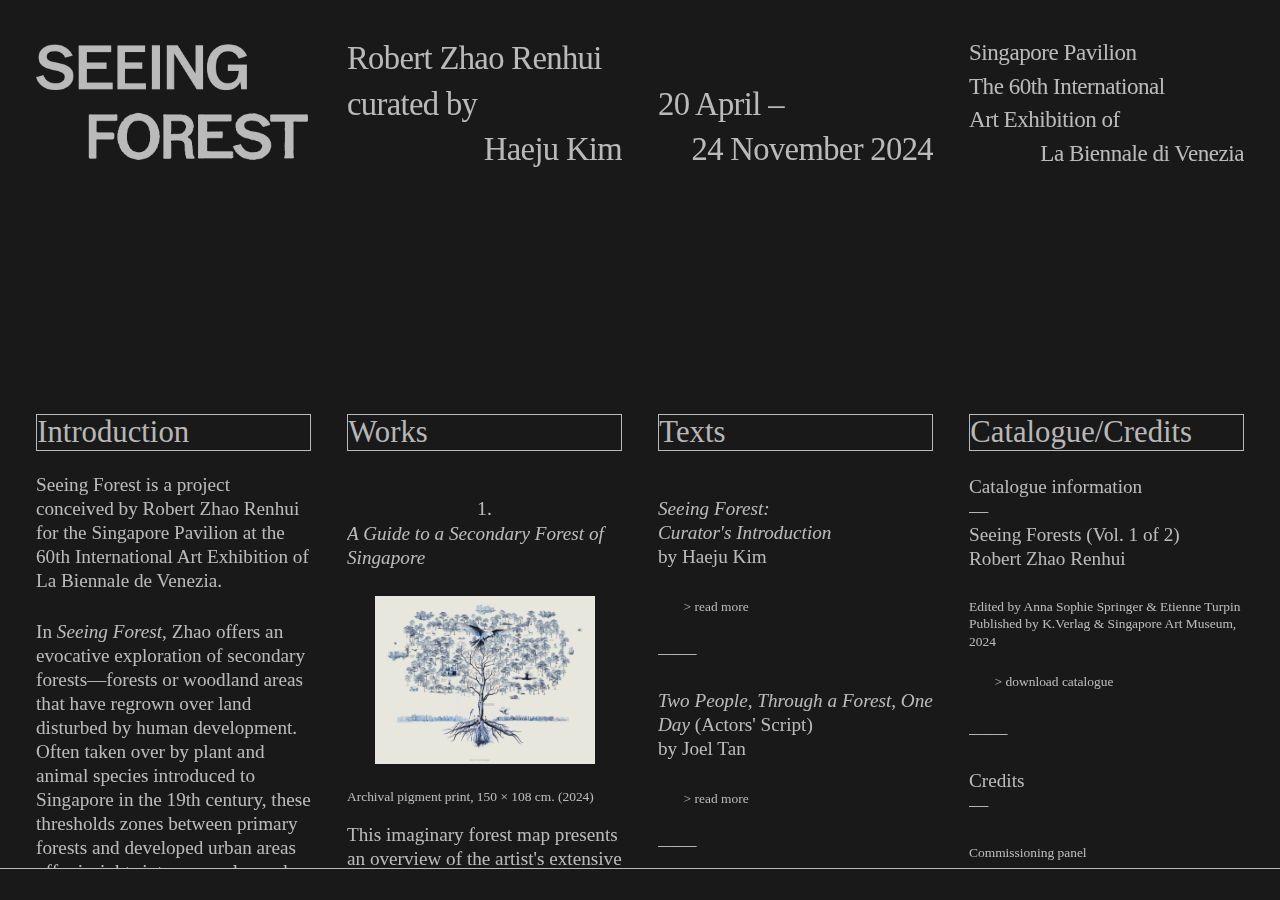
<file: index.html>
<!DOCTYPE html>
<html style="background: #191919">
    <head>
        <meta charset="UTF-8" />
        <meta
            name="viewport"
            content="height=device-height, width=device-width, initial-scale=1.0, minimum-scale=1.0, target-densitydpi=device-dpi"
        />
        <title>Seeing Forest</title>
        <link href="SeeingForest.css" rel="stylesheet" type="text/css" />

        <script src="https://ajax.googleapis.com/ajax/libs/jquery/3.7.1/jquery.min.js"></script>

        <script src="index.js"></script>
    </head>

    <body>
        <div class="mainWrap">
            <div class="columns">
                <div class="topCol-M">
                    <img class="logo" src="SeeingForest_Logo1.png" /><br />
                    <div class="name1">
                        <br />Robert Zhao Renhui<br />curated by
                    </div>
                    <div class="name1 rightAlign">Haeju Kim</div>
                    <div class="name3">
                        <br />Singapore Pavilion<br />The 60th International Art
                        Exhibition<br />
                        of La Biennale di Venezia
                    </div>
                    <div class="name3 rightAlign">
                        <br />20 April – 24 November 2024<br /><br /><br /><br />
                    </div>
                </div>

                <div class="topCol">
                    <img class="logo" src="SeeingForest_Logo1.png" />
                </div>

                <a href="more.html#intro"
                    ><button class="titleBorder Web">Introduction</button></a
                >
                <a href="#intro" id="intro"
                    ><button class="titleBorder Mobile">Introduction</button></a
                >

                <a href="#intro"
                    ><button class="titleBorder Mobile-show">
                        Introduction
                    </button></a
                >

                <br />

                <p>
                    Seeing Forest is a project conceived by Robert Zhao Renhui
                    for the Singapore Pavilion at the 60th International Art
                    Exhibition of La Biennale de Venezia.
                </p>

                <p>
                    In <i>Seeing Forest</i>, Zhao offers an evocative
                    exploration of secondary forests—forests or woodland areas
                    that have regrown over land disturbed by human development.
                    Often taken over by plant and animal species introduced to
                    Singapore in the 19th century, these thresholds zones
                    between primary forests and developed urban areas offer
                    insights into a complex web of human and non-human
                    coexistence.
                </p>

                <p>
                    The patient observation of a natural world that we can never
                    fully comprehend is a hallmark of the artist Robert Zhao’s
                    work. Since 1998, under the auspices of his own fictitious
                    Institute of Critical Zoologists, Zhao’s many and varied
                    projects have served as a lens that highlights the
                    resilience of nature and the interactions that result from
                    when it intersects with human life and society. In the last
                    eight years, he has been documenting various secondary
                    forests in Singapore to capture footage of phenomena rarely
                    or never seen before. For this exhibition, the artist’s
                    accumulated observations are condensed and organized into
                    thought-provoking installations that explore the real and
                    imaginal dimensions of such a secondary forest space.
                </p>

                <p>
                    The main work is a two-channel video,
                    <i>The Owl, The Travellers, and the Cement Drain</i> (2024)
                    displaying scenes of the secondary forest: its trees;
                    animals; abandoned tents of migrant workers; birds flying in
                    to drink from a concrete drain; as well as an unstable,
                    fluctuating narrative of two human characters journeying
                    through it. In conversation with this piece is a sculptural
                    video installation <i>Trash Stratum</i> (2024) comprising
                    multiple screens that show various creatures visiting the
                    forest arranged around a deconstructed cabinet of
                    curiosities, which alludes to and destabilizes colonial
                    methods of natural history classifications. Also within this
                    structure are a number of objects that the artist found
                    during his exploration of the forest, such as old bricks and
                    bottles, referring to the presence of human histories that
                    are entangled with natural ones.
                </p>

                <p>
                    <i>Seeing Forest</i> invites audiences to experience the
                    layered complexities and realities of the world around us.
                    We see how the island of Singapore has evolved to the
                    present landscape, revealing some of the ways in which human
                    urban design influenced the natural world and how the
                    natural world responds to it. <i>Seeing Forest</i> reveals
                    how these transitional spaces can offer points of
                    intersection for history, discovery, and sustainability,
                    while suggesting that the edge of a city — especially one
                    that is so carefully planned — may be the most intense
                    frontier in existence.
                </p>

                <p class="mb-0">
                    After Venice, the exhibition will continue at the Singapore
                    Art Museum, opening in January 2025.
                </p>
            </div>

            <div class="columns">
                <div class="topCol">
                    <div class="name1">Robert Zhao Renhui<br />curated by</div>
                    <div class="name1 rightAlign">Haeju Kim</div>
                </div>

                <a href="more.html#works"
                    ><button class="titleBorder Web">Works</button></a
                >
                <a href="#works" id="works"
                    ><button class="titleBorder Mobile">Works</button></a
                ><br />
                <a href="#works"
                    ><button class="titleBorder Mobile-show">Works</button></a
                ><br />
                <a href="#works"><button class="works-but">Works ></button></a>

                <div class="center-align">1.</div>
                <p><i>A Guide to a Secondary Forest of Singapore</i><br /></p>

                <div class="works-Main-center works-Main">
                    <img id="myImg" src="01-guide.png" />
                </div>

                <div id="myModal" class="modal">
                    <span class="close">&times;</span>
                    <img class="modal-content" id="img01" />
                    <div id="caption"></div>
                </div>

                <h4><br />Archival pigment print, 150 × 108 cm. (2024)</h4>

                <p>
                    This imaginary forest map presents an overview of the
                    artist's extensive explorations and research in Singapore's
                    secondary forests — the ones that have sprung up after the
                    destruction of the primary vegetation.
                </p>

                <div class="details">
                    <button
                        class="readMoreNav"
                        title="Click to Show"
                        type="button"
                        onclick="toggle(this)"
                    >
                        > read more
                    </button>

                    <div class="moreDetails">
                        <p>
                            <br />Reflecting the rich ecology of the secondary
                            forests near his home and the forgotten Queen’s Own
                            Hill area — which comprises native and foreign
                            species that interact to create new ecological
                            situations — the map incorporates symbolic stations
                            and features that Zhao encountered on his frequent
                            walks and via remote sensing cameras over an
                            extended period. Notable natural and man-made scenes
                            and elements depicted include a shattered concrete
                            drain revealing a re-emerged river, which became
                            vital to the forest's living organisms.
                        </p>
                    </div>
                </div>

                <br />
                <hr />

                <div class="center-align"><br />2.</div>
                <p>
                    <i>Buffy</i>
                </p>

                <div class="works-Main-center works-Main-P">
                    <img src="B-01.jpg" />
                </div>

                <h4><br />Mixed media, dimensions variable. (2024)</h4>

                <p>
                    The Buffy fish owl is a bird native to Southeast Asia. The
                    image of Buffy with its back turned to us is a reference to
                    the Heraclitan fragment, “nature loves to hide,” which
                    alludes the true essence of things is not easily grasped or
                    understood by human beings.
                </p>

                <br />
                <hr />

                <div class="center-align"><br />3.</div>
                <p>
                    <i>The Owl, The Travellers and The Cement Drain</i>
                </p>

                <div class="works-Main-center works-Main">
                    <img class="mySlides" src="A-Vid01.jpg" />
                    <img class="mySlides" src="A-Vid02.jpg" />
                    <img class="mySlides" src="A-Vid03.jpg" />
                    <img class="mySlides" src="A-Vid04.jpg" />
                    <img class="mySlides" src="A-Vid05.jpg" />
                    <img class="mySlides" src="A-Vid06.png" />
                    <img class="mySlides" src="A-Vid07.png" />
                    <img class="mySlides" src="A-Vid08.png" />
                    <img class="mySlides" src="A-Vid09.png" />
                    <img class="mySlides" src="A-Vid10.png" />
                    <img class="mySlides" src="A-Vid11.png" />
                    <img class="mySlides" src="A-Vid12.png" />
                </div>

                <h4>
                    <br />Video, 2 channels, 16:9, colour and sound (3
                    channels), 46 min. (2024)
                </h4>

                <p>
                    This two-channel video features footage collected over a
                    long period, including moments captured during the artist's
                    forest visits, from his apartment on the 26th floor via a
                    zoom lens, and from motion-capturing and body temperature
                    cameras that he installed in the forest.
                </p>

                <div class="details">
                    <button
                        class="readMoreNav"
                        title="Click to Show"
                        type="button"
                        onclick="toggle(this)"
                    >
                        > read more
                    </button>

                    <div class="moreDetails">
                        <p>
                            <br />This secondary forest is a place where natural
                            and man-made elements interact, introduced and
                            native species coexist, and past and present
                            intertwine.
                        </p>

                        <p>
                            Abandoned tents languish under the trees. Animals
                            and migratory birds rest on a trash bin and a broken
                            concrete drain. Remnants of military facilities from
                            the British colonial era and the Japanese
                            occupation, as well as items left behind by migrant
                            workers are scattered and buried in the forest.
                            Layered onto this landscape is the unfathomable
                            narrative of two travellers passing through the
                            forest, who speak of things seen in the forest and
                            things the forest sees.
                        </p>

                        <p>
                            The juxtaposition of the two screens showcases the
                            contrast and interaction between the natural world
                            and the events caused by human interventions.
                            Through this, the artist prompts us to reimagine
                            these forests, which are continually shaped and
                            erased by urban expansion, as a mutable space of
                            possibility where the boundaries between human and
                            non-human, and native and foreign are dismantled.
                        </p>

                        <div class="details">
                            <button
                                class="readMoreNav"
                                title="Click to Show"
                                type="button"
                                onclick="toggle(this)"
                            >
                                > read more
                            </button>

                            <div class="moreDetails chapters">
                                <p>
                                    <br />An introduction to a secondary forest
                                    in Singapore in ten scenes:
                                </p>

                                <h1>
                                    From the window of my flat, I can see the
                                    edge of the forest
                                </h1>
                                <p class="Indent">
                                    In Singapore, urban and natural spaces are
                                    often in close proximity, with development
                                    constantly shifting the boundaries between
                                    such spaces.
                                </p>

                                <h1>Travellers</h1>
                                <p class="Indent">
                                    Two travellers make their way through the
                                    forest and talk about spirits. Overhead,
                                    parrots fly about.
                                </p>

                                <h1>
                                    The symbols of the divine appear in the
                                    <i>Trash Stratum</i>
                                </h1>
                                <p class="Indent">
                                    The camp of an illegal immigrant who once
                                    lived in the forest becomes a congregation
                                    point for animals. Objects in the camp,
                                    including buckets, bottles and a black trash
                                    bin become crucial to their survival.
                                </p>

                                <h1>The Cement Drain</h1>
                                <p class="Indent">
                                    A natural stream bed re-emerges as the
                                    concrete drain that was built over it in
                                    1935 disintegrates.
                                </p>

                                <h1>
                                    There is another world and it is in this one
                                </h1>
                                <p class="Indent">
                                    Wild boars and humans cross paths at the
                                    edge of the forest. Two travellers discover
                                    an old stone slab from a former British
                                    military camp. Sambar deer observe from
                                    nearby. A selection of historical images of
                                    the secondary forest from the 1900s to 1940s
                                    are shown. A monitor lizard travels through
                                    the forest.
                                </p>

                                <h1>New worlds</h1>
                                <p class="Indent">
                                    The travellers observe happenings in the
                                    forest. Animals explore objects left behind
                                    by humans.
                                </p>

                                <h1>Coming back as a boar</h1>
                                <p class="Indent">
                                    I observe a wild boar giving birth from my
                                    window. Nearby, a forest is being cleared.
                                </p>

                                <h1>A deer walks to the end of the world</h1>
                                <p class="Indent">
                                    Sambar deer appear in the forest. Until
                                    recently, they were thought to be extinct in
                                    Singapore. It is not known where the current
                                    population comes from.
                                </p>

                                <h1>9: Who knows what the parrot knows?</h1>
                                <p class="Indent">
                                    At 7pm every day, parrots flock to this tree
                                    to roost. The travellers come to the end of
                                    their walk in the forest, and one of them
                                    decides to relieve himself.
                                </p>

                                <h1>View from my window, 2014 and 2024.</h1>
                            </div>
                        </div>
                    </div>
                </div>
                <br /><br />
                <hr />

                <div class="center-align"><br />4.</div>
                <p>
                    <i>Trash Stratum</i>
                </p>

                <div class="works-Main-center works-Main">
                    <img class="mySlides1" src="T-02.jpg" />
                    <img class="mySlides1" src="T-03.jpg" />
                    <img class="mySlides1" src="T-05.jpg" />
                    <img class="mySlides1" src="T-01.jpg" />
                </div>

                <h4>
                    <br />Video, found objects, mixed media<br />
                    Video: 12 channels, 16:9 aspect ratio, colour and sound (4
                    channels), 46 min. (2024)
                </h4>

                <p>
                    The central structure of the installation is a crumbling
                    cabinet made of stacked wooden boxes, which both harks back
                    to the concept of a cabinet of curiosities and challenges
                    the colonial approaches to collection and categorization
                    that are associated with it.
                </p>

                <div class="details">
                    <button
                        class="readMoreNav"
                        title="Click to Show"
                        type="button"
                        onclick="toggle(this)"
                    >
                        > read more<br />
                    </button>

                    <div class="moreDetails">
                        <p>
                            <br />Within this structure, 12 screens show various
                            creatures visiting a watering hole in the form of an
                            abandoned dustbin. They are interspersed with
                            various objects from the forest that serve as
                            reminders of human history. Collected during the
                            artist's research or discovered as physical traces
                            entangled with exposed roots, the footage and
                            objects speak to transformations over time within a
                            place, and the endless reconstitution of the forest.
                        </p>

                        <p>
                            Through destabilizing colonial narratives of control
                            over nature, <i>Trash Stratum</i> imagines more
                            fluid relationships between the human and nonhuman
                            and reminds us of our entangled existence.
                        </p>

                        <div class="creditsUL-works">
                            <ul>
                                A selection of objects and items found on and
                                around Queen’s Own Hill:
                            </ul>
                            <br />
                            <li>
                                Videos from a six-year survey on the eastern
                                side of the hill
                            </li>
                            <li>A samsu (DIY illicit liquor) vessel, 1950s</li>
                            <li>Alcohol bottles, 1930s to 1980s</li>
                            <li>
                                A fragment of flowerpot found at 2m depth, 1940s
                            </li>
                            <li>
                                Fragments and glass found underneath a fallen
                                Albizia tree, 1950s
                            </li>
                            <li>
                                Images of former British officers during their
                                stay in Gillman Barracks, 1940s–1950s
                            </li>
                            <li>
                                A photograph of deforestation at Queen’s Own
                                Hill, 1910s
                            </li>
                            <li>
                                Photographs of rubber plantations around Queen’s
                                Own Hill, 1880s–1910s
                            </li>
                            <li>
                                Glass and ceramic shards from a 2m-deep open pit
                            </li>
                            <li>
                                A fragment of a rubber cup used for rubber
                                collection, 1900s
                            </li>
                            <li>
                                A fragment of a sake cup used by the Japanese
                                Imperial Army, 1930s
                            </li>
                            <li>
                                Fragments of medicinal bottles issued to the
                                Japanese Imperial Army, 1940s
                            </li>
                            <li>
                                Fragments of alcohol bottles issued to the
                                Japanese Imperial Army, 1940s
                            </li>
                            <li>
                                Fragments of ceramics from England and Scotland,
                                most likely belonging to British Soldiers,
                                1920s–1950s
                            </li>
                            <li>
                                Fallen bird nests found on the road near the
                                hill
                            </li>
                            <li>
                                Fragments of bricks from a British Military
                                Barracks built in 1935, demolished in the late
                                1990s. The bricks have been worn down by running
                                water from a drain, which used to be a stream.
                            </li>
                            <li>
                                Alcohol bottles discarded by a vagrant living in
                                the forest, laid in neat rows, 1990s
                            </li>
                            <li>Soda glass bottles from Singapore, 1960s</li>
                            <br />

                            <div class="details">
                                <button
                                    class="readMoreNav"
                                    title="Click to Show"
                                    type="button"
                                    onclick="toggle(this)"
                                >
                                    > read more
                                </button>

                                <div class="moreDetails">
                                    <ul>
                                        <br />List of species observed in a
                                        Gillman Forest, a one-hectare secondary
                                        forest in Singapore, from a single
                                        random spot measuring 1 square metre
                                        behind an old colonial building, between
                                        2016 and 2022:<br /><br />
                                        <li>Smooth-coated Otter</li>
                                        <li>Crab-eating Macaque</li>
                                        <li>Common Tree shrew</li>
                                        <li>Plantain Squirrel</li>
                                        <li>Reticulated Python</li>
                                        <li>Cobra</li>
                                        <li>Painted Bronzeback</li>
                                        <li>Oriental Whip Snake</li>
                                        <li>Water Monitor</li>
                                        <li>Clouded Monitor</li>
                                        <li>Common Sun Skink</li>
                                        <li>Buffy Fish Owl</li>
                                        <li>Collared Scops Owl</li>
                                        <li>Black Bittern</li>
                                        <li>Von Schrenck’s Bittern</li>
                                        <li>Malayan Night Heron</li>
                                        <li>Black-crowned Night Heron</li>
                                        <li>Red-legged Crake (Breeding)</li>
                                        <li>
                                            White breasted Waterhen (Breeding)
                                        </li>
                                        <li>Common Kingfisher</li>
                                        <li>Collared Kingfisher</li>
                                        <li>White-throated Kingfisher</li>
                                        <li>Orange-headed Thrush</li>
                                        <li>Black-throated Laughing Thrush</li>
                                        <li>Red-billed Blue Magpie</li>
                                        <li>Japanese Sparrowhawk</li>
                                        <li>Changeable Hawk-eagle</li>
                                        <li>Oriental Honey Buzzard</li>
                                        <li>Brahminy Kite</li>
                                        <li>White-bellied Fish Eagle</li>
                                        <li>Brown-chested Jungle Flycatcher</li>
                                        <li>White-rumped Shama</li>
                                        <li>Siberian Blue Robin</li>
                                        <li>Greater Coucal</li>
                                        <li>Red-whiskered Bulbul</li>
                                        <li>Large-tailed Nightjar</li>
                                        <li>Straw-headed Bulbul</li>
                                        <li>Asian Koel</li>
                                        <li>Yellow-rumped Flycatcher</li>
                                        <li>Crow-billed Drongo</li>
                                        <li>Tiger Shrike</li>
                                        <li>Rufous Woodpecker</li>
                                        <li>Pin-striped Tit Babbler</li>
                                        <li>Banded Woodpecker</li>
                                        <li>Ornate Sunbird</li>
                                        <li>Blue-winged Pitta</li>
                                        <li>Malaysian Pied Fantail</li>
                                        <li>Greater Racket-tailed Drongo</li>
                                        <li>Pink-necked Green Pigeon</li>
                                        <li>Asian Glossy Starling</li>
                                        <li>Javan Myna</li>
                                        <li>Red Junglefowl</li>
                                        <li>Common Emerald Dove</li>
                                        <li>Oriental Magpie Robin</li>
                                        <li>Chestnut-winged Cuckoo</li>
                                        <li>Common Flameback</li>
                                        <li>Crimson Sunbird</li>
                                        <li>Asian Brown Flycatcher</li>
                                        <li>Mugimaki flycatcher</li>
                                        <li>Brown Shrike</li>
                                        <li>Crested Goshawk</li>
                                    </ul>
                                </div>
                            </div>
                        </div>
                    </div>
                </div>
            </div>

            <div class="columns columns-texts">
                <div class="topCol">
                    <div class="name1"><br />20 April –</div>
                    <div class="name1 rightAlign">24 November 2024</div>
                </div>

                <a href="#texts"><button class="text-but">Texts ></button></a>

                <a href="more.html#texts"
                    ><button class="titleBorder Web">Texts</button></a
                >
                <a href="#texts" id="texts"
                    ><button class="titleBorder Mobile">Texts</button></a
                >
                <a href="#texts"
                    ><button class="titleBorder Mobile-show">Texts</button></a
                >
                <br />
                <p>
                    <br /><i
                        >Seeing Forest: <br />
                        Curator's Introduction</i
                    ><br />
                    by Haeju Kim
                </p>
                <div class="readMoreNav Web">
                    <a href="more.html#texts">> read more</a><br /><br />
                </div>

                <div class="topCol-M">
                    <p>
                        A lush forest of tall trees, revealed through the fog;
                        against this backdrop, we see skyscrapers, soaring even
                        higher. A bulldozer pushes a tree out of the way and its
                        crown of leaves shakes as if in a gale. Various
                        household items discarded by migrant workers who once
                        sheltered among the trees have now become watering holes
                        for owls and lizards; frogs lay their eggs there. A
                        monitor lizard drags a scavenged pig’s head through the
                        trash, washed downriver by the currents. Wild boar and
                        sambar deer follow the boundary of the forest,
                        demarcated by a road. They are shifting their habitats
                        and trajectories of movement to accommodate the shifting
                        location of the forest itself, transformed by
                        development...
                    </p>

                    <div class="details">
                        <button
                            class="readMoreNav"
                            title="Click to Show"
                            type="button"
                            onclick="toggle(this)"
                        >
                            > read more
                        </button>

                        <div class="moreDetails">
                            <p>
                                <br />After nightfall, two unidentifiable people
                                walk through the forest. The image—reduced to
                                colors and silhouettes by the thermal
                                camera—renders their appearance even more
                                abstract. They appear lost, or perhaps they are
                                finding their way somewhere. They walk, urinate,
                                look closely at the ruins of a building, then
                                talk about the ghosts of the forest and what
                                remains after death. Then they list what exists
                                in the forest.
                            </p>

                            <p>“Who’s watching?” asks Yazid.</p>

                            <p>
                                Umi answers. “All of them lah.”<span
                                    class="sup1 supA"
                                    >1</span
                                >
                            </p>

                            <div class="center-align"><br />Face to Face</div>
                            <br />
                            <p>
                                The first chapter of John Berger’s
                                <i>About Looking</i> is titled “Why Look at
                                Animals?” In it, Berger reflects on the
                                significance animals hold for humans, and how
                                mankind’s perspective on animals has changed
                                over time, inviting the reader to rethink the
                                relationship between humans and animals once
                                again. To Berger, the birth of the zoo
                                commemorated a new impossibility of natural
                                encounter between human and animal, following a
                                fundamental shift in the way humans view
                                animals. As the longstanding relationships among
                                independent human and animal life were
                                dismembered by fledgling forms of development,
                                more and more humans came to view animals almost
                                entirely as objects.<span class="sup2 supA"
                                    >2</span
                                >
                                With the advent of the modern city, humans began
                                dividing up and designing locations according to
                                the various social needs and functions. Along
                                the way, nature writ large—including
                                animals—became objects requiring management that
                                were best kept apart from prioritized human
                                activities. Humans razed forests to the ground
                                to make way for housing and building complexes,
                                then planted new trees to create parks.
                                Singapore is a country where the concept of
                                nature management was clearly articulated from
                                the earliest stages of city planning. In 1967,
                                the vision of a “Garden City” drove the creation
                                and management of green spaces within the city;
                                by 1988, the policy was reframed as “City in the
                                Garden,” ensuring the management of urban nature
                                remained a priority within the government’s
                                agenda. Of course, the island’s complex
                                relationship with nature had already been framed
                                by colonial affairs in the nineteenth century.
                                Famously, the history of Singapore’s Botanic
                                Gardens and Zoo can be traced back to Sir
                                Stamford Raffles, a British colonial
                                administrator and avid collector of flora and
                                fauna.<span class="sup3 supA">3</span>
                            </p>

                            <p>
                                As the massive destruction of the natural world
                                caused by industrialism and capitalism has come
                                to be understood as a root cause of the ongoing
                                climate emergency, ecological perspectives that
                                engage this reality are garnering more and more
                                interest. Robert Zhao Renhui, however, was
                                incorporating ecological perspectives into his
                                praxis long before such discourse became an
                                established feature in the world of contemporary
                                art. Starting in the mid-1990s, as a young
                                student curious about flora and fauna, Zhao has
                                been observing nature and its various phenomena
                                through his work, questioning the way humans
                                view nature and even founding a semi-fictional
                                research organization, the “Institute of
                                Critical Zoologists,” to further explore the
                                various “spectatorships” of nature.<span
                                    class="sup4 supA"
                                    >4</span
                                >
                                Beyond considering how to see and treat nature
                                from a human perspective, Zhao’s efforts have
                                been geared toward practicing different methods
                                of observation to better see and hear how nature
                                chooses to reveal itself—using photography,
                                video, and installation to try and unpack the
                                sheer complexity of the relationship between
                                humans and nature.
                            </p>

                            <p>
                                The primary subject of the “seeing” in
                                <i>Seeing Forest</i> is both human and nature,
                                at the same time. But how, then, to recreate
                                nature’s own act of “seeing”? Zhao’s main medium
                                is the camera, and the camera necessarily starts
                                from the position of human technology. And yet,
                                simply imagining or presenting the biological
                                gaze of animals in the name of reproducing the
                                gaze of “nature” is itself an anthropocentric
                                proposition. As such, with the caveat that any
                                exploration of the natural world’s perspective
                                is definitionally mediated by humankind, and
                                therefore interpretive, the question becomes: so
                                how, then, do we bring humans and nature face to
                                face?
                            </p>

                            <p>
                                The term “seeing” here includes not only the act
                                of visually perceiving or observing something,
                                but also the actions and reactions that follow
                                from such physical perception and understanding.
                                In other words, what is captured is not just the
                                “seeing” of any physical eye (be that of the
                                human or the natural world) but also the
                                observation of human interference with nature
                                (resulting from the perspective of human society
                                on nature), and how nature, in turn, reacts to
                                such interference; by observing and recording
                                both from a third-party remove, the artist seeks
                                to uncover the kinds of complex events that lead
                                to seeing as well as perspective and action.
                                These interactions, of course, are unpredictable
                                and revealed only gradually over a long period
                                of time, making them impossible to capture in
                                advance, or, indeed, illustrate in just one or
                                two short scenes. Therefore, the artist is
                                required to observe and record over the long
                                term.
                            </p>

                            <p>
                                The scenes that make up
                                <i
                                    >The Owl, The Travellers, and The Cement
                                    Drain</i
                                >
                                (2024), a two-channel video, were selected and
                                edited from a vast pool of footage collected
                                over the long term using a range of different
                                cameras in various situations, including moments
                                from the artist’s own forest visits to captures
                                from a zoom lens used to shoot from his
                                twenty-sixth floor apartment, not to mention
                                motion and body temperature cameras he installed
                                in the forest. As most are a combination of
                                scenes shot with very little camera movement,
                                viewers are able to take their time observing
                                the movements that occur deep within each scene
                                as they unfurl against a fixed background. This
                                is video, yes, but the viewing experience has
                                the pacing of flipping through a deck of still
                                slides, generating a quiet rhythm somewhere
                                between stillness and movement. The
                                juxtaposition of the two screens, meanwhile,
                                showcases the contrast and interaction between
                                the natural world and the kind of events
                                generally caused by humans. For example, when
                                the screen on the left shows a pack of wild
                                boars passing a hill, the screen on the right
                                shows a crew of workers before they start
                                construction, surveying the same location. When
                                one side shows the forest being dug up, the
                                other shows the animals fleeing the area for
                                another part of the forest, or perhaps a
                                time-lapse of a growing plant; culled from
                                hundreds of hours of footage, these stories of
                                mutual interference between nature and human
                                society play out in a nonlinear fashion.
                            </p>

                            <div class="center-align">
                                <br />New Forest
                                <span class="sup5 supA">5</span>
                            </div>
                            <br />

                            <p>
                                For <i>Seeing Forest</i>, Zhao zeroes in on the
                                edge where the interference and response between
                                human society and nature is most evident:
                                namely, Singapore’s secondary forests.<span
                                    class="sup6 supA"
                                    >6</span
                                >
                                Secondary forests, which cover about 4 percent
                                of the island nation, are living testaments to
                                the vitality and resilience of nature, taking
                                over neglected plots of bare land where original
                                tree growth was cleared for development or
                                cultivation. Though the artist has frequented
                                these secondary forests for nearly a decade, he
                                has come to pay particular attention to the
                                changes wrought by development around the
                                Woodlands neighborhood, directly facing his
                                high-rise apartment, and the forests adjacent to
                                Gillman Barracks, where he held an artist’s
                                residency at NTU CCA, finding himself intrigued
                                by the fact that these new forms of life were
                                emerging in spaces so close to the sphere of his
                                own daily life.<span class="sup7 supA">7</span>
                                Over the course of countless visits spent
                                observing the minute details of what goes on
                                within, Zhao has found, too, that the formation
                                and transformation of these forests is
                                intertwined with the history of Singapore since
                                the nineteenth century. Note, for example, the
                                fact that so many of the plant and animal
                                species that make up the secondary forest were
                                introduced to the island relatively
                                recently.<span class="sup8 supA">8</span> See,
                                too, how the tents and detritus left behind by
                                migrant workers who once sheltered among the
                                trees of Gillman Barracks—not to mention the
                                cracked remnants of English colonial
                                waterways—are now utilized by these same
                                animals. The fact that different forms of
                                migration have so shaped the formation of this
                                forest demonstrates how secondary forests both
                                mark and manifest key connections between
                                society and nature.
                            </p>

                            <p>
                                Zhao is particularly struck that so many rare
                                birds seek out the secondary forest. The
                                secondary forest around Gillman Barracks is a
                                stopover site on established East Asia-Oceania
                                routes followed by millions of migratory birds,
                                and the artist discovers that human traces left
                                in the forest, like abandoned drain and trash
                                bins, are actually useful to the birds as they
                                rest. Along with these migratory birds, we
                                rediscover the value of the secondary forest as
                                both a space that preserves the memories of the
                                past and a space of ecological diversity where
                                native flora and fauna mix with other species
                                more recently introduced to the Singapore
                                ecosystem. To document this secondary forest,
                                currently at immediate risk of development into
                                yet more apartments and other buildings, is to
                                create an archive of an improbable place where
                                urbanization and semi-wild nature intertwine.
                            </p>

                            <p>
                                <i>Trash Stratum</i> (2024), which takes the
                                appearance of a crumbling cabinet, is an
                                anti-monumental monument set in response to the
                                combination of human history and new forest. The
                                form of the structure itself, made of stacked
                                wooden boxes, is intended to include a
                                paradoxical take on the
                                <i>Wunderkammer</i> (“Cabinet of Curiosities”)
                                method of collecting, categorizing, and
                                organizing. Many of the objects themselves are
                                empty: empty albums used to collect postcards
                                from the British Empire’s various colonies,
                                empty bottles and objects left behind by the
                                Japanese soldiers who occupied Singapore between
                                1942 and 1945 and found themselves stationed at
                                this former military installation, and broken
                                brick fragments are jumbled up in this so-called
                                cabinet alongside screens showing footage of
                                animals coming to drink from empty trash cans
                                left behind by migrant workers. These objects
                                were either collected over the course of the
                                artist’s research or are literal traces of the
                                past discovered during his explorations of the
                                forest, entangled in the exposed roots of a
                                fallen tree. Indeed, the horizontal spread of
                                the cabinet itself resembles a tree’s roots as
                                well—an intimation of the deeply tangled nature
                                of the transformations in human time and place
                                that have occurred throughout the forest’s own
                                reconstitution. Here, the secondary forest is
                                recreated as a tangled deposit of different time
                                periods and histories that is simultaneously a
                                living space, sought out by an endless stream of
                                animals.
                            </p>

                            <div class="center-align">
                                <br />Nature's Own Way, And, What Lies Beyond
                                the Visible
                            </div>
                            <br />

                            <p>
                                Moving away from a gaze that actively
                                objectifies nature does not necessarily mean
                                moving away from any artificial techniques and
                                methods to try and reduce the natural world to
                                some primitive state. As Bruno Latour says,
                                “There is nothing on earth that is precisely
                                ‘natural,’”<span class="sup9 supA">9</span> and
                                indeed, considering the ostensibly “primitive”
                                state of the natural world to be an ideal of
                                harmony that humankind should strive to achieve
                                is itself a rather romantic and anthropocentric
                                interpretation. In place of such restorative
                                ecological lenses, Zhao himself appears to lean
                                more towards the viewpoint of scholars like Fred
                                Pearce, who posit that the natural world has its
                                own life cycles and powers of resilience.<span
                                    class="sup10 supA"
                                    >10</span
                                >
                                Where restorative ecology focuses on quick
                                fixes, leaning on scientific and technological
                                methods, the artist’s explorations instead tend
                                to pose more fundamental questions about the
                                complex relationship between humans and nature.
                                He strives to understand the dynamics of natural
                                ecosystems from the past to the present, as well
                                as the various interdependencies, paradoxes, and
                                tensions with human society that have sprung up,
                                and then gives expression to this process within
                                the frameworks of visual art.
                            </p>

                            <p>
                                Based on his own empirical knowledge, gained
                                from years of observation and exploring the
                                forest, Zhao understands that nature does not
                                reveal itself easily. The symbol of the eagle
                                owl with its back turned<span class="sup11 supA"
                                    >11</span
                                >
                                is an expression of the old adage: “Nature loves
                                to hide.”<span class="sup12 supA">12</span>
                                Whether it is hundreds of parakeets wheeling
                                through the air every evening at the same hour,
                                gathering to perch on a particular tree in the
                                Choa Chu Kang neighborhood; or, a tapir, one
                                day, swimming over from the Malay Peninsula all
                                the way to Singapore; or, the beautiful
                                lace-like “crown shyness”<span
                                    class="sup13 supA"
                                    >13</span
                                >
                                that regularly occurs among Albizia trees—to
                                Zhao, the many scientific hypotheses are always
                                counterpointed by many persistent unknowns. Life
                                in the secondary forest is not always friendly
                                to outside intervention, nor—as the artist noted
                                after one actual near-death experience, when a
                                huge tree came crashing down mere inches behind
                                him— can it be called a safe space. Even behind
                                his camera lens, zooming in and out, so
                                committed to seeing all that can be seen, he
                                also always asserts that yet more still lies
                                beyond what is visible.
                            </p>

                            <p>
                                <i>Seeing Forest</i> reveals that life not only
                                exists behind the everyday of this city so known
                                for its urban development, but that these lives
                                are in motion, dynamic; it shows us that these
                                various ac- tors spend their own life force to
                                divide up and utilize the full scope of this
                                island. And it is the very diversity of these
                                entanglements and disjunctions, as the
                                exhibition asserts, that enriches all life on
                                the island of Singapore—and beyond. Zhao conveys
                                the importance of learning to listen with care
                                and observing closely when it comes to the
                                natural world, reaching beyond notions of
                                protecting and managing it to consider how human
                                society might fully coexist with the
                                wide-ranging and unknown life forms that are
                                already among us, or well on their way.
                            </p>

                            <p>
                                Lives at the demarcation line between city and
                                nature find themselves mutually transformed,
                                even as unintentional organic orchestrations
                                change the landscape itself. Nature selects for
                                relationships over independent entities. Can
                                human society follow in kind, surrendering its
                                insistence on control to join the broader
                                rhythms of natural communication as another
                                participant in an interdependent network? Can
                                we—rather than constructing our own safety nets
                                and drawing ever more boundaries—actually build
                                community together with bodies that are wildly
                                different from our own?
                            </p>

                            <p>
                                Robert Zhao Renhui’s exhibition showcases the
                                unique coexistence of city and nature in
                                Singapore’s secondary forests, presenting it not
                                as an example of a scenario where nature is
                                destroyed by human intervention, but rather a
                                point of entry into the symbiosis and harmony to
                                come; that is, if we were to commit to
                                acknowledging and allowing the chaos and
                                complexity involved, including those things and
                                beings unknown and unknowable.
                            </p>

                            <h4><i>Translated from Korean by Maya West</i></h4>
                            <br />

                            <h4>
                                1 &emsp; This introduction references scenes
                                and/or quotes from Robert Zhao Renhui,
                                <i
                                    >The Owl, The Travellers, and The Cement
                                    Drain</i
                                >
                                (2024), a video piece in the exhibition Seeing
                                Forest. The script of Umi and Yazid was written
                                by Joel Tan.
                            </h4>

                            <h4>
                                2 &emsp; John Berger, “Why Look at Animals?”
                                [1977], <i>About Looking</i> (New York: Pantheon
                                Books, 1980), 3–28.
                            </h4>

                            <h4>
                                3 &emsp; Upon his return home, Sir Stamford
                                Raffles founded the Zoological Society of London
                                in 1826 and established the London Zoo in
                                Regent’s Park in 1828. At the time of its
                                founding, the London Zoo was the first modern
                                facility of its kind to be located in the city
                                center that was both open to the public and
                                served as a scientific institution. It also
                                constituted a symbol of colonial power.
                            </h4>

                            <h4>
                                4 &emsp; Founded in 1998 by the artist, the
                                “Institute of Critical Zoologists” is both a
                                “research lab” that blends fiction and reality
                                and a website that catalogues his work. Under
                                this name, Zhao sometimes borrows from
                                scientific language and methodologies to use
                                natural history as a critical frame in his own
                                work. On the website, the ICZ is described as
                                follows: “The institute of Critical Zoologists
                                is the first interdisciplinary scholarly centre
                                dedicated to promoting critical dialogue on the
                                principles and practices of animal spectatorship
                                and animal-related policies in the fields of
                                social sciences, ecology and the arts. The
                                institute employs a variety of methods to pursue
                                its mission—engaging in research, classification
                                and exhibition.” See criticalzoologists.org.
                            </h4>

                            <h4>
                                5 &emsp;<i>New Forest</i> is also the title of a
                                two-volume artist book published by Robert Zhao
                                Renhui.
                                <i>New Forest 1: A History of Cows</i> (2020)
                                compiles records of wild cattle herds found in
                                Singapore, while
                                <i>New Forest 2: Wild Worlds</i> (2022)
                                juxtaposes footage of ongoing deforestation
                                against the process of a wild boar giving birth,
                                filmed from the artist’s apartment during the
                                pandemic.
                            </h4>
                            <br />

                            <h4>
                                6 &emsp; “Consider, indeed, the question of
                                what’s left. Given the effectiveness of state
                                and capitalist devastation of natural
                                landscapes, we might ask why anything outside
                                their plans is alive today. To address this, we
                                will need to watch unruly edges.” Anna
                                Lowenhaupt Tsing, “The Arts of Noticing,”
                                <i
                                    >The Mushroom at the End of the World: On
                                    the Possibilities of Life in Capitalist
                                    Ruins</i
                                >
                                (Princeton University Press, 2015), 20.
                            </h4>
                            <br />

                            <h4>
                                7 &emsp; Built in 1936 under British colonial
                                rule, Gillman Barracks was a military
                                installation. During World War II, it and its
                                surroundings saw battle against Japanese forces.
                                After Singapore’s independence, the site was
                                used as a training facility for the Singapore
                                Armed Forces before finally becoming a
                                contemporary art cluster with art galleries and
                                events in 2012.
                            </h4>
                            <br />

                            <h4>
                                8 &emsp; The Albizia tree, in particular, is
                                believed to have been introduced to Singapore
                                from South America in the 1870s. Due to its
                                rapid soil adaptation and growth, it soon became
                                the main tree in these secondary forests, as
                                well as a nest- ing site for eagles. Because
                                they have thin roots and tend to fall rather
                                easily, those once planted along city streets
                                have even been removed for safety issues. From
                                31 August to 3 September 2023, Robert Zhao
                                Renhui created and performed <i>Albizia</i>, a
                                theater performance about Singapore’s secondary
                                forests, at the Esplanade Theatre in Singapore.
                            </h4>

                            <h4>
                                9 &emsp;“On Earth, nothing is exactly ‘natural’
                                if we take that term to mean that which has not
                                been touched by any living being: Everything is
                                raised, put together, imagined, maintained,
                                invented, intricately linked by agencies which,
                                in a way, know what they want, or in any case
                                aim at a goal that is exclusively their own,
                                each agency for itself.” Bruno Latour,
                                <i>After Lockdown: A Metamorphosis</i>
                                (Cambridge: Polity, 2021), 20.
                            </h4>
                            <br />
                        </div>
                    </div>
                </div>

                <p>
                    ——<br />
                    <br /><i>Two People, Through a Forest, One Day</i> (Actors'
                    Script)<br />
                    by Joel Tan
                </p>
                <div class="readMoreNav Web">
                    <a href="more.html#two-people">> read more</a>
                </div>
                <br />

                <div class="topCol-M1">
                    <div class="center-align">
                        1.<br />
                        <i
                            >Yazid is peeing. Hot streams of pee. Then a second
                            figure emerges, Umi, watching.</i
                        >
                    </div>

                    <p class="actor-R"><br /><br />Umi: Fuck lah</p>
                    <p>Yazid: What</p>
                    <p class="actor-R">It's</p>
                    <p>What</p>
                    <p class="actor-R">Coming towards (me)</p>
                    <p>Then just</p>
                    <p class="actor-R">Stinks</p>
                    <p>Your pee then</p>
                    <p class="actor-R">You eat petai or</p>
                    <p>Can you don’t</p>
                    <p class="actor-R">What</p>
                    <p>Watch</p>
                    <p class="actor-R">Why</p>
                    <p>I can’t…</p>
                    <p class="actor-R">You still got summore?</p>
                    <p>Fuck off lah don’t—</p>
                    <p class="actor-R">Okay.<br /><br /></p>

                    <div class="details">
                        <button
                            class="readMoreNav"
                            title="Click to Show"
                            type="button"
                            onclick="toggle(this)"
                        >
                            > read more
                        </button>

                        <div class="moreDetails">
                            <div class="center-align">
                                <br /><i>Umi moves away.<br />More peeing.</i>
                            </div>

                            <p class="actor-R">
                                <br /><br />You ever pee before with so many
                                people watching?
                            </p>
                            <p>What?</p>
                            <p class="actor-R">Like doing show lidat</p>
                            <p>Who’s watching? Fuck are you still watching?</p>
                            <p class="actor-R">All of them lah.</p>

                            <div class="center-align">——</div>

                            <p>
                                What. Who?<br />
                                Eh don’t leh fuck. <br />
                                Here got what, got
                            </p>
                            <p class="actor-R">
                                Audience. <br />
                                Hantu kan?
                            </p>
                            <p>Got… Fuuuuck lah</p>
                            <p class="actor-R">Kampung ghost. Tree ghost</p>
                            <p>That one is spirit not ghost</p>
                            <p class="actor-R">
                                Yah not all ghosts are bad. <br />Some are bad.
                                <br />Japanese ghost?
                            </p>
                            <p>Here got meh</p>
                            <p class="actor-R">Yah.</p>
                            <p>The</p>
                            <p class="actor-R">Those relatively new.</p>
                            <p>That one Chinese lah</p>
                            <p class="actor-R">Japanese</p>
                            <p>You sure? Wait I need to concentrate.</p>

                            <div class="center-align">——</div>

                            <p class="actor-R">
                                Not just ghost also got insect
                            </p>
                            <p>Insects.</p>
                            <p class="actor-R">
                                Bird, squirrel, all sitting in the tree<br />
                                watching you shit.<br />
                                Wild boar.
                            </p>
                            <p>Here got wild boar?</p>
                            <p class="actor-R">Confirm.</p>
                            <p>Fuck, that one is no joke</p>
                            <p class="actor-R">
                                You more scared of wild boar than ghost?<br />
                                Ghost you can negotiate.
                            </p>
                            <p>Negotiate what fuck</p>
                            <p class="actor-R">
                                Help them find closure, /find the long lost
                                relative…
                            </p>
                            <p>(laughs)</p>
                            <p class="actor-R">
                                That’s all they want kan. Some of them don’t
                                even know the
                            </p>
                            <p>Who?</p>
                            <p class="actor-R">The</p>
                            <p>Okay I’m done, let’s go.</p>
                            <p class="actor-R">
                                The Japanese one, don’t even know the war is
                                over…
                            </p>
                            <p>Issit. You got meet before?</p>
                            <p class="actor-R">Yah why not.</p>

                            <div class="center-align">——</div>

                            <p class="actor-R">
                                Got crocodile also. <br />That one no joke.
                                <br />Ghosts can negotiate. <br />Crocodile
                                cannot.<br /><br /><br />
                            </p>

                            <div class="center-align">2.<br /><br /></div>
                            <p>Fuck here really got crocodile?</p>
                            <p class="actor-R">Just now you never see?</p>
                            <p>What? Where?</p>
                            <p class="actor-R">Near the tentage that side.</p>
                            <p>Never. Eh, are you serious not.</p>
                            <p class="actor-R">
                                They’re harmless one. You just don’t make sudden
                                movements can liao.
                            </p>
                            <p>Harmless?</p>
                            <p class="actor-R">
                                Yah they’re our friends. They eat bad ghosts
                                one.
                            </p>
                            <p>Crocodiles?</p>
                            <p class="actor-R">Yah, got see before.</p>
                            <p>(laughs)</p>
                            <p class="actor-R">
                                Like eating sushi. <br />This one the Jap ghosts
                                most scared.
                            </p>
                            <p>How come?</p>
                            <p class="actor-R">‘cuz bayonet.</p>
                            <p>The teeth.</p>
                            <p class="actor-R">Mm.</p>
                            <p>Then Ang moh ghost?</p>
                            <p class="actor-R">Ang moh ghosts scared boar.</p>
                            <p>Why?</p>
                            <p class="actor-R">
                                ‘cuz boar their country also got.
                            </p>
                            <p>Issit. Got see before?</p>
                            <p class="actor-R">
                                Got, got see one ang moh ghost kena lunga with
                                the two… that one?
                            </p>
                            <p>Tusks</p>
                            <p class="actor-R">Then stuck to the tree.</p>
                            <p>(laughs)</p>
                            <p class="actor-R">
                                ‘cuz why? ‘cuz dunno how to run.
                            </p>
                            <p>Zig zag</p>
                            <p class="actor-R">
                                ‘cuz dunno how to avoid the tree.<br />
                                Then kena stuck to the tree.<br />Kena eat by
                                ants.
                            </p>
                            <p>Now the ants also involved.</p>
                            <p class="actor-R">
                                The ants are the most involved.
                            </p>
                            <p>
                                Irritating sial the ants.<br />
                                See, they coming for my leg.
                            </p>
                            <p class="actor-R">Why?</p>
                            <p>‘cuz my pee confirm sweet.</p>
                            <p class="actor-R">Why?</p>
                            <p>‘cuz I also sweet</p>
                            <p class="actor-R">Gross<br /><br /><br /></p>

                            <div class="center-align">
                                3.<br /><i
                                    >They’re passing by a rockface. Ruins.</i
                                >
                            </div>

                            <p><br /><br />How long more?</p>
                            <p class="actor-R">You hungry?</p>
                            <p>What? No, I tired.</p>
                            <p class="actor-R">In front got rock can sit.</p>
                            <p>Kay.</p>
                            <p class="actor-R">turns back to look.</p>
                            <p>This one whose house?</p>
                            <p class="actor-R">Last time one.</p>
                            <p>Look like condo sial.</p>
                            <p class="actor-R">(laughs)</p>
                            <p>
                                This area think the valuation quite high
                                summore.
                            </p>
                            <p class="actor-R">
                                I know right.<br />
                                What?
                            </p>
                            <p>Here got one ang moh ghost.</p>
                            <p class="actor-R">Issit.</p>
                            <p>Very long liao.</p>
                            <p class="actor-R">Issit.</p>
                            <p>Then got earthquake.</p>
                            <p class="actor-R">Earthquake?</p>
                            <p>Yah the ground like (boom) then open up</p>
                            <p class="actor-R">How you know</p>

                            <p>
                                I saw<br />—<br />
                                Open up and eat him <br />
                                like butter cookie. <br />
                                Heart attack or maybe stroke.
                            </p>

                            <p class="actor-R">
                                ‘cuz you know last time here got one hill?
                            </p>
                            <p>Is it?</p>
                            <p class="actor-R">
                                Yah very tall one. <br />The ang mohs blew it
                                up.<br />
                                For sand. <br />To reclaim the…
                            </p>
                            <p>Oh yah.</p>
                            <p class="actor-R">
                                So during hungry ghost<br />
                                the hill ate him back
                            </p>
                            <p>like butter cookie.</p>
                            <p class="actor-R">While he was shitting.</p>

                            <div class="center-align">——</div>

                            <p>So this was a</p>
                            <p class="actor-R">Toilet.</p>
                            <p>Next time condo.</p>
                            <p class="actor-R">
                                Same lah, condo, toilet.<br /><br /><br />
                            </p>

                            <div class="center-align">
                                4.<br />
                                <i
                                    >The two sitting on a rockface. In the
                                    distance, we see two other forms, obscured,
                                    blurred, moving gently, fucking. Our two
                                    figures sit and watch for several moments,
                                    then</i
                                >
                            </div>

                            <p><br /><br />Later there got anything to eat?</p>
                            <p class="actor-R">Banana.</p>

                            <p>Oh.</p>
                            <p class="actor-R">
                                You want meat you must ownself catch.
                            </p>

                            <div class="center-align">——</div>

                            <p>Will it hurt?</p>
                            <p class="actor-R">Mm.</p>
                            <p>Did it hurt, when</p>
                            <p class="actor-R">It’ll be fine.</p>
                            <p>Really.</p>
                            <p class="actor-R">Like ant bite.</p>
                            <p>Like</p>
                            <p class="actor-R">Short ant bite. Then</p>
                            <p>Then</p>
                            <p class="actor-R">Then you’ll see lah.</p>
                            <p>How you--</p>
                            <p class="actor-R">
                                I bring how many people already.
                            </p>

                            <div class="center-align">——</div>
                            <p>Yah okay.</p>
                            <p class="actor-R">Got music.</p>
                            <p>Issit.</p>
                            <p class="actor-R">
                                Yah got. Your body will tell you what to do
                                don’t worry.
                            </p>
                            <p>Okay.</p>
                            <p class="actor-R">You scared ah.</p>
                            <p>‘course lah.</p>
                            <p class="actor-R">
                                Scared what? No one will catch one.
                            </p>
                            <p>(laughs)</p>
                            <p class="actor-R">
                                See the two of them?<br />You think they scared?
                            </p>
                            <p>I think so.</p>
                            <p class="actor-R">Why?</p>
                            <p>
                                ‘cuz when you cum finish then you remember
                                you’re covered in shit.
                            </p>
                            <p class="actor-R">You very unromantic ah.</p>
                            <p>…</p>
                            <p class="actor-R">…</p>
                            <p>See, he cum already.<br /><br /><br /></p>

                            <div class="center-align">5.<br /></div>
                            <p class="actor-R"><br />Can you hear it?</p>
                            <p>Yah<br />Psy trance?</p>
                            <p class="actor-R">
                                Something lidat. <br />You like psy trance ‘not?
                            </p>
                            <p>More of a house and techno guy.</p>
                            <p class="actor-R">You request lah.</p>

                            <p>Can meh?<br />It’s okay. <br />Jungle.</p>
                            <p class="actor-R">What?</p>
                            <p>I like jungle.</p>
                            <p class="actor-R">Oh.</p>

                            <p>Jungle never die.</p>
                            <p class="actor-R">I thought it’s rock?</p>
                            <p>Jungle also.</p>

                            <div class="center-align">——</div>

                            <p>When I wake up</p>
                            <p class="actor-R">Mm</p>
                            <p>Will you be there?</p>
                            <p class="actor-R">Depends.</p>
                            <p>Oh.</p>
                            <p class="actor-R">
                                But think by then you won’t care liao.
                            </p>
                            <p>Why?</p>
                            <p class="actor-R">
                                ‘cuz…<br />
                                ‘cuz there’ll be birds.<br />
                                ‘cuz there’ll be ants.<br />
                                ‘cuz there’ll be the small river<br />
                                ‘cuz there’ll be the tree sort of,<br />
                                how to say…<br />
                                you ever got do shrooms?
                            </p>
                            <p>yah</p>
                            <p class="actor-R">
                                So you know lah.<br />
                                it’ll be like that<br />
                                sort of <br />
                                like life flashing past your…<br />
                                ‘cuz once you let go <br />
                                it’s just like<br />
                                all the ants…<br />
                                all the birds…<br />
                                y’know?<br />
                                you’re the tree<br />
                                the tree is you<br />
                                that kind of thing
                            </p>
                            <p>wow</p>
                            <p class="actor-R">very shiok one don’t worry.</p>
                            <p>Okay</p>
                            <p class="actor-R">You just gotta let go</p>
                            <p>Okay</p>
                            <p class="actor-R">
                                Let go your body and<br />Just dance
                            </p>
                            <p>Dance</p>
                            <p class="actor-R">Yah like an idiot</p>
                            <p>Dance like an idiot</p>
                            <p class="actor-R">Yah really feel it</p>
                            <p>Okay</p>
                            <p class="actor-R">Feel it take over your body</p>
                            <p>Okay</p>
                            <p class="actor-R">
                                ‘cuz that’s where it’s always been right?<br />
                                Where anything starts.
                            </p>
                            <p>Yah</p>
                            <p class="actor-R">
                                The wind<br />
                                The ants<br />
                                The birds<br />
                                The tree<br />
                                The rocks<br />
                                The shit
                            </p>
                            <p>The piss</p>
                            <p class="actor-R">The piss</p>
                            <p>All dancing.</p>
                            <p class="actor-R">Correct.</p>

                            <div class="center-align">——</div>

                            <p>What if the crocodile</p>
                            <p class="actor-R">What thing</p>
                            <p>Like, the crocodile come and eat me?</p>
                            <p class="actor-R">
                                That’s fine. <br />It’s different than…
                                <br />It’s not revenge eating. <br />Just
                                eating.
                            </p>
                            <p>Is it?</p>
                            <p class="actor-R">
                                ‘cuz then you’ll be in the river.
                            </p>
                            <p>Okay.</p>
                            <p class="actor-R">
                                And then eventually the chicken
                            </p>
                            <p>Okay</p>
                            <p class="actor-R">And then the eagle</p>
                            <p>Okay</p>
                            <p class="actor-R">And then the tree</p>
                            <p>Okay</p>
                            <p class="actor-R">and then the flower</p>
                            <p>and then the sky</p>
                            <p class="actor-R">
                                yah<br />
                                and then the sun.
                            </p>
                            <p>okay.</p>
                            <p class="actor-R">
                                Okay?<br />
                                Okay come.
                            </p>
                            <p>Wait</p>
                            <p class="actor-R">What</p>
                            <p>I need to pee</p>
                            <p class="actor-R">Again?</p>
                            <p>Yah</p>
                            <p class="actor-R">Okay, no rush.</p>
                            <br />

                            <div class="center-align">
                                <i
                                    >He steps aside to pee.<br />

                                    As he does, to himself, quietly.</i
                                >
                            </div>
                            <br />

                            <p>
                                River, fish<br />
                                Fish, bird<br />
                                Bird, ant<br />
                                Ant, fruit<br />
                                Fruit, monkey<br />
                                Monkey, tree,<br />
                                Tree, flower<br />
                                Flower, sky<br />
                                Sky, sun,<br />
                                Sun, leaf<br />
                                Leaf, boar<br />
                                Boar, crocodile<br />
                                Crocodile, ant,<br />
                                Ant, fruit…<br />
                                Then sun…
                            </p>

                            <div class="center-align">
                                <i>Then, a rave.<br /><br /></i>
                            </div>
                        </div>
                    </div>
                </div>

                <p>
                    ——<br />
                    <br /><i>Surprised by Birds</i><br />
                    A conversation between Robert Zhao Renhui & Yong Ding Li
                </p>
                <div class="readMoreNav Web">
                    <a href="more.html#surprised-by-birds">> read more</a>
                </div>

                <div class="topCol-M">
                    <p>
                        Yong Ding Li is a conservation biologist with a keen
                        interest in the conservation of migratory species,
                        wetlands, and tropical birds. He works widely across the
                        region to develop and implement projects that protect
                        ecosystems and species, including some of the world’s
                        most threatened wildlife, including the Spoon-billed
                        Sandpiper. He has written extensively on biodiversity
                        and species conservation in the Asia-Pacific, including
                        guide books to the birds of Singapore, Malaysia, and
                        China. He is the recipient of the Society of
                        Conservation Biology’s Early Career Conservationist
                        Award of 2023. He has been friends with Robert Zhao
                        Renhui since they were sixteen, and has acted as a
                        frequent collaborator and consultant on Zhao’s projects.
                        What follows is a conversation in which they discuss
                        their friendship, their mutual influence, and the
                        significance of secondary forests in Singapore.
                    </p>

                    <div class="details">
                        <button
                            class="readMoreNav"
                            title="Click to Show"
                            type="button"
                            onclick="toggle(this)"
                        >
                            > read more
                        </button>

                        <div class="moreDetails">
                            <p class="convoW">
                                <br /><span class="nameconvo"
                                    >Robert Zhao Renhui</span
                                >
                                Do you remember when we first met? It was 1999,
                                the last day of secondary school. You were in
                                the academically strongest class in our level
                                and I was in the worst, so we never really spoke
                                to each other. But that day, you were running an
                                exhibition at the school library, called
                                <i>Surprised by Birds</i>, featuring your
                                drawings of birds and natural spaces in
                                Singapore. I was especially fascinated by a
                                little baby python that you had preserved in
                                alcohol in a bottle. At that time, I also had
                                preserved a python, a piece of roadkill, as well
                                as other sorts of interesting animals I picked
                                up. So, because of your preserved python, I
                                spoke to you, and we became friends. When we
                                were teenagers, we spent most of our time
                                exploring various natural spaces. At that time,
                                you were already a very serious birdwatcher, and
                                I liked taking photographs of Singapore
                                landscapes that did not look like Singapore. I
                                was also an avid collector and, like you,
                                collected taxidermy specimens. I think we had
                                conversations about the pressures of nature
                                adapting to Singapore’s urban landscapes. Most
                                of the roadkill I found were near newly
                                developed neighborhoods near secondary forests.
                            </p>

                            <p class="convoW">
                                We spent a lot of time exploring natural spaces
                                that were on the edges of the city, and shared
                                information with each other. I guess we mutually
                                influenced the direction of each other’s work a
                                lot of times. I remember calling you in 2004 to
                                tell you about a wild boar piglet roadkill I
                                found on a road in Lim Chu Kang (it’s still in a
                                jar of alcohol in my old house). Six years
                                later, you wrote a research paper about the
                                population of wild boars increasing in
                                Singapore, and advocated for further research
                                and conservation management for the species. It
                                was one of those early wildlife management
                                papers as no one had written about them those
                                days. I then referenced your research in
                                <i>The Quieting and the Alarming</i> (2013), my
                                body of work about our relationships with wild
                                boars in Singapore.
                            </p>

                            <p class="convoW">
                                After that, I always kept you in the loop about
                                my projects. I think I am most inspired and
                                intrigued by the relationship you had with
                                forests. I remember that you would simply lie
                                down on the ground in the rainforest and gaze
                                straight up for hours into the canopy just to
                                look at birds. It taught me about being
                                attentive and quiet in observing nature, and I
                                had gradually learnt how to look at it as well.
                                It also helped that when I was exploring these
                                spaces that I had a nature expert who knew how
                                to identify species and knew interesting things
                                about their natural history—I myself learnt a
                                lot about identifying birds by their calls
                                through you. Did collaborating with me on my art
                                projects change your mind in any way?
                            </p>

                            <p class="convo-R">
                                <span class="nameconvo">Yong Ding Li</span>
                                Let’s see. Your work made me ponder and
                                reconsider the importance of secondary forests
                                for wildlife. In our early explorations, we did
                                spend some time in many areas of secondary
                                forests. In 1997, we went birdwatching in a
                                patch of forest near Bukit Batok Road, now
                                cleared, as well as a huge plot of reclaimed
                                land in Changi that we used to call Tanah Merah.
                                We took the bus from Tanah Merah MRT—simply
                                because of its proximity to the ferry terminal.
                                We didn’t know much about ecology, but the main
                                reason why we went there was to look at rare
                                birds that we were hoping for and had been
                                spotted by other birdwatchers.
                            </p>

                            <p class="convo-R">
                                Then I learned more about primary or old growth
                                forests like Bukit Timah Nature Reserve, and the
                                diversity of plant and animal species in these
                                places. Old growth forests eventually became the
                                focus of my nature walks, research, and
                                documentation, and I must admit that I did not
                                pay much attention to secondary woodlands
                                afterwards.
                            </p>

                            <p class="convo-R">
                                Preconceived notions about what secondary
                                woodlands (as straggly, ecologically boring,
                                filled with common invasive species) got the
                                better of me. Or maybe the obsession with
                                primary forests just made me not think too much
                                about secondary forests and woodlands. I’ve
                                actually never been to Gillman forest until your
                                art projects there. First impressions were:
                                “Just another Albizia and
                                <i>simpoh air</i> [tree shrub growing on swampy
                                ground] woodland with a few Tembusu trees here
                                and there.” At that point, I didn’t know much
                                about the history that is buried under the
                                forests here of course, nor the migratory birds
                                that you have documented!
                            </p>

                            <p class="convoW">
                                <span class="nameconvo">RZR</span> Yes, I
                                started exploring Gillman Forest in 2016 during
                                my residency at NTU Centre of Contemporary Art.
                                I asked you along to explore the space with you.
                                Do you remember your first impressions of the
                                forest? You said rather dismissively that I
                                wasn’t going to find anything interesting. We
                                were also attacked by a drongo that swooped down
                                to peck our heads the moment we stepped in. We
                                had to carry umbrellas to protect ourselves. For
                                the rest of the year, whenever we entered the
                                forest, this bird would swoop down to
                                attack—then it stopped. I often wonder why it
                                stopped. Romantically, I think it was because of
                                a mindset shift in me that perhaps the bird
                                sensed. It was only after one year that I came
                                to respect the forest as a home, an independent
                                entity, rather than a project space I could mine
                                for art. I was more interested in going inside
                                to understand and feel it than to make any
                                specific artwork. That was why I set up all the
                                camera traps in the forest, to know more about
                                what goes on in there when people are not
                                around.
                            </p>
                            <p class="convoW">
                                Does Gillman feel any different from the rest of
                                the forests you know, after so many years?
                            </p>

                            <p class="convo-R">
                                <span class="nameconvo">YDL</span> Not at first
                                glance. From afar, it looks like just another
                                woodland with a few tall trees sticking out!
                                Many woodlands look like that, Dover Forest,
                                Lentor, Bukit Batok forest, and elsewhere.
                            </p>

                            <p class="convoW">
                                <span class="nameconvo">RZR</span> Ecologists
                                like you tend to take a particular view on
                                so-called invasive species like Albizias but I
                                think they are beautiful trees! Because they are
                                tall I always see them against the bare sky and
                                their lacy silhouettes are very striking.
                                Anyway, I remember you finally ventured into the
                                Gillman forest alone after I told you about the
                                rare birds that visited the drain.
                            </p>

                            <p class="convo-R">
                                <span class="nameconvo">YDL</span> I was quite
                                surprised by your camera trap images of the
                                animals that visited the drain. There were
                                migratory birds like a Von Schrenck’s Bittern,
                                the Black Bittern, and a regularly visiting
                                Japanese Sparrowhawk; pittas, thrushes. I
                                definitely did not expect to see these
                                relatively rare birds in such a small patch of
                                woodland just a few hundred meters from a busy
                                road, and with lots of walkers.
                            </p>

                            <p class="convo-R">
                                Basically, Gillman forest is one stop of
                                thousands of migratory birds on the East
                                Asian–Australasian Flyway, which millions of
                                birds use in their migration. The flyway
                                stretches from Russia to across much of
                                Southeast Asia. On the way, they stop by wetland
                                habitatsto rest and recharge. After numerous
                                visits to Bidadari, another secondary forest,
                                I’m beginning to believe that the smaller
                                forests and woodlands in Singapore, especially
                                the secondary forests, are conducive stops for
                                migratory birds. Gillman easily hosts ten to
                                twenty migratory bird species, and there are
                                probably others we have not seen. Gillman is
                                also an oasis for adventive birds from faraway
                                lands. So, Gillman is unique in that way. It is
                                more hospitable than we thought. It has a mix of
                                migratory species, foreign species that
                                originally did not belong to Singapore
                                ecosystems, but have established themselves
                                here, and native species like tree shrews—again
                                not something I expected.
                            </p>

                            <p class="convoW">
                                <span class="nameconvo">RZR</span> There is a
                                sense of this ecological diversity that I am
                                trying to capture in my work. I feel that
                                secondary forests are resilient and adaptable
                                spaces for wildlife in Singapore. They absorb
                                elements from everywhere and some kind of
                                quasi-natural equilibrium is achieved. They
                                don’t discriminate against who belongs and who
                                doesn’t, and many of its spots that are most
                                conducive to wildlife—watering holes in the form
                                of abandoned dustbins and broken cement
                                drains—are actually remnants of human habitation
                                and development…
                            </p>

                            <p class="convo-R">
                                <span class="nameconvo">YDL</span> That’s a good
                                point. I have also come to realize something: in
                                Singapore, forests can retain memories much more
                                so than developed land. When apartments are
                                built over a forest land as it has recently
                                happened in Tengah, the forest is lost, most
                                certainly irreversibly so. At the same time, the
                                memories of the land and the structures that
                                existed below are also lost forever. In
                                Singapore, most secondary forests probably
                                existed over land that was once used by people
                                for something else, such as farms, plantations,
                                and even military barracks. Singapore is an
                                interesting case study. When you destroy a
                                secondary forest today, you are no longer just
                                destroying the nature that is above the ground.
                                You may well also be erasing the history that is
                                buried under it forever, and the soil. When you
                                build a block of apartments over a forest, you
                                have to dig deep to put in the foundations of
                                those buildings. You need to remove lots of
                                soil, which contains fragments of who and what
                                once lived there. And once the buildings are
                                built, you may never be able to access what lies
                                under them unless you can remove those buildings
                                one day and dig deep into the ground.
                            </p>

                            <p class="convo-R">
                                These little patches of secondary forests don’t
                                just preserve nature, rare species, and
                                ecological processes, they also inadvertently
                                preserve bits of history and memory that may
                                have been from the last century. In Gillman
                                forest, you found ceramics in the streams. In
                                the soil, you found bits of bricks, glass, and
                                other containers, which evidently came from the
                                Japanese occupation years.
                            </p>

                            <p class="convo-R">
                                Essentially, nature’s takeover is comparably
                                “gentle” on history. Letting nature run over a
                                landscape, as it has happened here and other
                                parts of the world, actually allows the history
                                of a place to be preserved. I fear the day that
                                Gillman is built over, because once that is
                                done, the landscape here will be changed forever
                                and what remains of the memory of this place
                                will just be documents and a few photographs in
                                the archives.
                            </p>

                            <p class="convoW">
                                <span class="nameconvo">RZR</span> That’s an
                                amazing observation. It’s something that I’ve
                                tried to capture in my video work, the feeling
                                of sedimentation and coexistence of different
                                timescales and histories. In the secondary
                                forest time is somewhat thicker than in other
                                places—there are layers upon layers of stories
                                of animals, plants, humans, and being quiet and
                                attentive might reveal something of these hidden
                                worlds. The world is much richer and more
                                mysterious than we might think.
                            </p>

                            <p class="convo-R">
                                <span class="nameconvo">YDL</span> I feel that
                                there are quite a few things that art can do
                                that conventional science has repressed. Art can
                                provide a platform to tell stories that make us
                                reflect on our values and relationships with
                                nature.
                            </p>

                            <p class="convoW">
                                <span class="nameconvo">RZR</span> Some people
                                like to ask about the conservation angle to my
                                work. Actually, I don’t necessarily have a
                                specific conservation angle. My angle is that we
                                should just respect the variety and diversity of
                                things and places in the world and tread very
                                gently in our actions.
                            </p>
                        </div>
                    </div>
                </div>
            </div>

            <div class="columns">
                <div class="topCol">
                    <div class="name3">
                        Singapore Pavilion<br />The 60th International <br />Art
                        Exhibition of
                    </div>
                    <div class="name3 rightAlign">La Biennale di Venezia</div>
                </div>

                <a href="#cc"
                    ><button class="cc-but">Catalogue/Credits ></button></a
                >

                <a href="more.html#credit"
                    ><button class="titleBorder Web">
                        Catalogue/Credits
                    </button></a
                >
                <a href="#cc" id="cc"
                    ><button class="titleBorder Mobile">
                        Catalogue/Credits
                    </button></a
                >
                <a href="#cc"
                    ><button class="titleBorder Mobile-show">
                        Catalogue/Credits
                    </button></a
                >

                <p>
                    <br />Catalogue information<br />
                    —<br />
                    Seeing Forests (Vol. 1 of 2)<br />
                    Robert Zhao Renhui<br />
                </p>

                <h4>
                    Edited by Anna Sophie Springer & Etienne Turpin<br />
                    Published by K.Verlag & Singapore Art Museum, 2024
                </h4>

                <p>
                    <a
                        class="readMoreNav"
                        target="”_blank”"
                        href="http://seeingforest.com/catalogue/book1.pdf"
                        >> download catalogue</a
                    >
                </p>
                <p>
                    ——<br /><br />
                    Credits<br />
                    —<br />
                </p>

                <div class="creditsUL">
                    <h4>
                        Commissioning panel<br /><br />

                        Co-Chairs
                        <li>Low Eng Teong</li>
                        <li>Eugene Tan</li>
                        <br />

                        Members<br />
                        <li>Mae Anderson</li>
                        <li>Patrick Flores</li>
                        <li>Honor Harger</li>
                        <li>Ho Tzu Nyen</li>
                        <li>Low Sze Wee</li>
                        <li>David Teh</li>
                        <br />

                        Artist<br />
                        <li>Robert Zhao Renhui</li>
                        <br />

                        Curator<br />
                        <li>Haeju Kim</li>
                        <br />

                        Associate Producer<br />
                        <li>James Jordan Tay</li>
                        <br />

                        Graphic Designer<br />
                        <li>Moonsick Gang</li>
                        <br />

                        Catalogue Co-Publisher<br />
                        <li>K. Verlag</li>
                        <br />

                        Technical Manager<br />
                        <li>Nic Tan</li>
                        <br />

                        Sound Designer and Composer<br />
                        <li>Jang Young-gyu</li>
                        <br />

                        Script Writer<br />
                        <li>Joel Tan</li>
                        <br />

                        Actors<br />
                        <li>Umi Kalthun</li>
                        <li>Yazid Jalil</li>
                        <br />

                        Editor<br />
                        <li>Adeline Chia</li>
                        <br />

                        Film Production Unit<br />
                        <li>Arrvinraj Balasubramaniam</li>
                        <li>Lewis Choo</li>
                        <li>Ge Xiaocong</li>
                        <li>Goh Chun Aik</li>
                        <li>Hong Shuying</li>
                        <br />

                        Carpenters<br />
                        <li>Teo Teah On</li>
                        <li>Ah Fai</li>
                        <br />

                        Project Consultant<br />
                        <li>SP Tan</li>
                        <br />

                        Pavilion Fabricator<br />
                        <li>M+B Studio</li>
                        <br />

                        Media Relations<br />
                        <li>Tate Anzur</li>
                        <li>Pickles PR</li>
                        <br />

                        Freight Services<br />
                        <li>Helu-Trans (S) Pte Ltd</li>
                        <br />

                        Translator<br />
                        <li>Alessandra Biscaro</li>
                        <br />

                        Website Design<br />
                        <li>gideon-jamie</li>
                        <li>Bảo Anh Bùi</li>
                        <br />

                        Singapore Art Museum<br />
                        <li>Shermain Chang</li>
                        <li>Esther Conyard</li>
                        <li>Michelle Goh</li>
                        <li>Kong Yin Ying</li>
                        <li>Gwyneth Liew</li>
                        <li>Suhirman Sulaiman</li>
                        <li>Luke Mathew Tan</li>
                        <li>Tan Shir Ee</li>
                        <li>Teo Loo Bing</li>
                        <li>Tiffany Wan</li>
                        <li>Melissa Wong</li>
                        <li>Sherlyn Wong</li>
                        <li>Raymond Wu</li>
                        <br />

                        Special thanks to the entire team at Singapore Art
                        Museum and the Singapore Pavilion Ambassadors.<br /><br />

                        Organised by<br />
                        <li>Singapore Art Museum</li>
                        <br />

                        Commissioned by<br />
                        <li>National Arts Council Singapore</li>
                        <br />

                        Supported by<br />
                        <li>Ministry of Culture, Community and Youth</li>
                        <br /><br /><br />
                    </h4>
                </div>
            </div>
        </div>
        <div class="marquee">
            <h4>
                List of species observed in a Gillman Forest: &emsp; &emsp;
                Smooth-coated Otter &emsp; &emsp; Crab-eating Macaque &emsp;
                &emsp; Common Tree shrew &emsp; &emsp; Plantain Squirrel &emsp;
                &emsp; Reticulated Python &emsp; &emsp; Cobra &emsp; &emsp;
                Painted Bronzeback &emsp; &emsp; Oriental Whip Snake &emsp;
                &emsp; Water Monitor &emsp; &emsp; Clouded Monitor &emsp; &emsp;
                Common Sun Skink &emsp; &emsp; Buffy Fish Owl &emsp; &emsp;
                Collared Scops Owl &emsp; &emsp; Black Bittern &emsp; &emsp; Von
                Schrenck’s Bittern &emsp; &emsp; Malayan Night Heron &emsp;
                &emsp; Black-crowned Night Heron &emsp; &emsp; Red-legged Crake
                (Breeding) &emsp; &emsp; White breasted Waterhen (Breeding)
                &emsp; &emsp; Common Kingfisher &emsp; &emsp; Collared
                Kingfisher &emsp; &emsp; White-throated Kingfisher &emsp; &emsp;
                Orange-headed Thrush &emsp; &emsp; Black-throated Laughing
                Thrush &emsp; &emsp; Red-billed Blue Magpie &emsp; &emsp;
                Japanese Sparrowhawk &emsp; &emsp; Changeable Hawk-eagle &emsp;
                &emsp; Oriental Honey Buzzard &emsp; &emsp; Brahminy Kite &emsp;
                &emsp; White-bellied Fish Eagle &emsp; &emsp; Brown-chested
                Jungle Flycatcher &emsp; &emsp; White-rumped Shama &emsp; &emsp;
                Siberian Blue Robin &emsp; &emsp; Greater Coucal &emsp; &emsp;
                Red-whiskered Bulbul &emsp; &emsp; Large-tailed Nightjar &emsp;
                &emsp; Straw-headed Bulbul &emsp; &emsp; Asian Koel &emsp;
                &emsp; Yellow-rumped Flycatcher &emsp; &emsp; Crow-billed Drongo
                &emsp; &emsp; Tiger Shrike &emsp; &emsp; Rufous Woodpecker
                &emsp; &emsp; Pin-striped Tit Babbler &emsp; &emsp; Banded
                Woodpecker &emsp; &emsp; Ornate Sunbird &emsp; &emsp;
                Blue-winged Pitta &emsp; &emsp; Malaysian Pied Fantail &emsp;
                &emsp; Greater Racket-tailed Drongo &emsp; &emsp; Pink-necked
                Green Pigeon &emsp; &emsp; Asian Glossy Starling &emsp; &emsp;
                Javan Myna &emsp; &emsp; Red Junglefowl &emsp; &emsp; Common
                Emerald Dove &emsp; &emsp; Oriental Magpie Robin &emsp; &emsp;
                Chestnut-winged Cuckoo &emsp; &emsp; Common Flameback &emsp;
                &emsp; Crimson Sunbird &emsp; &emsp; Asian Brown Flycatcher
                &emsp; &emsp; Mugimaki flycatcher &emsp; &emsp; Brown Shrike
                &emsp; &emsp; Crested Goshawk
            </h4>
        </div>
    </body>
</html>
</file>
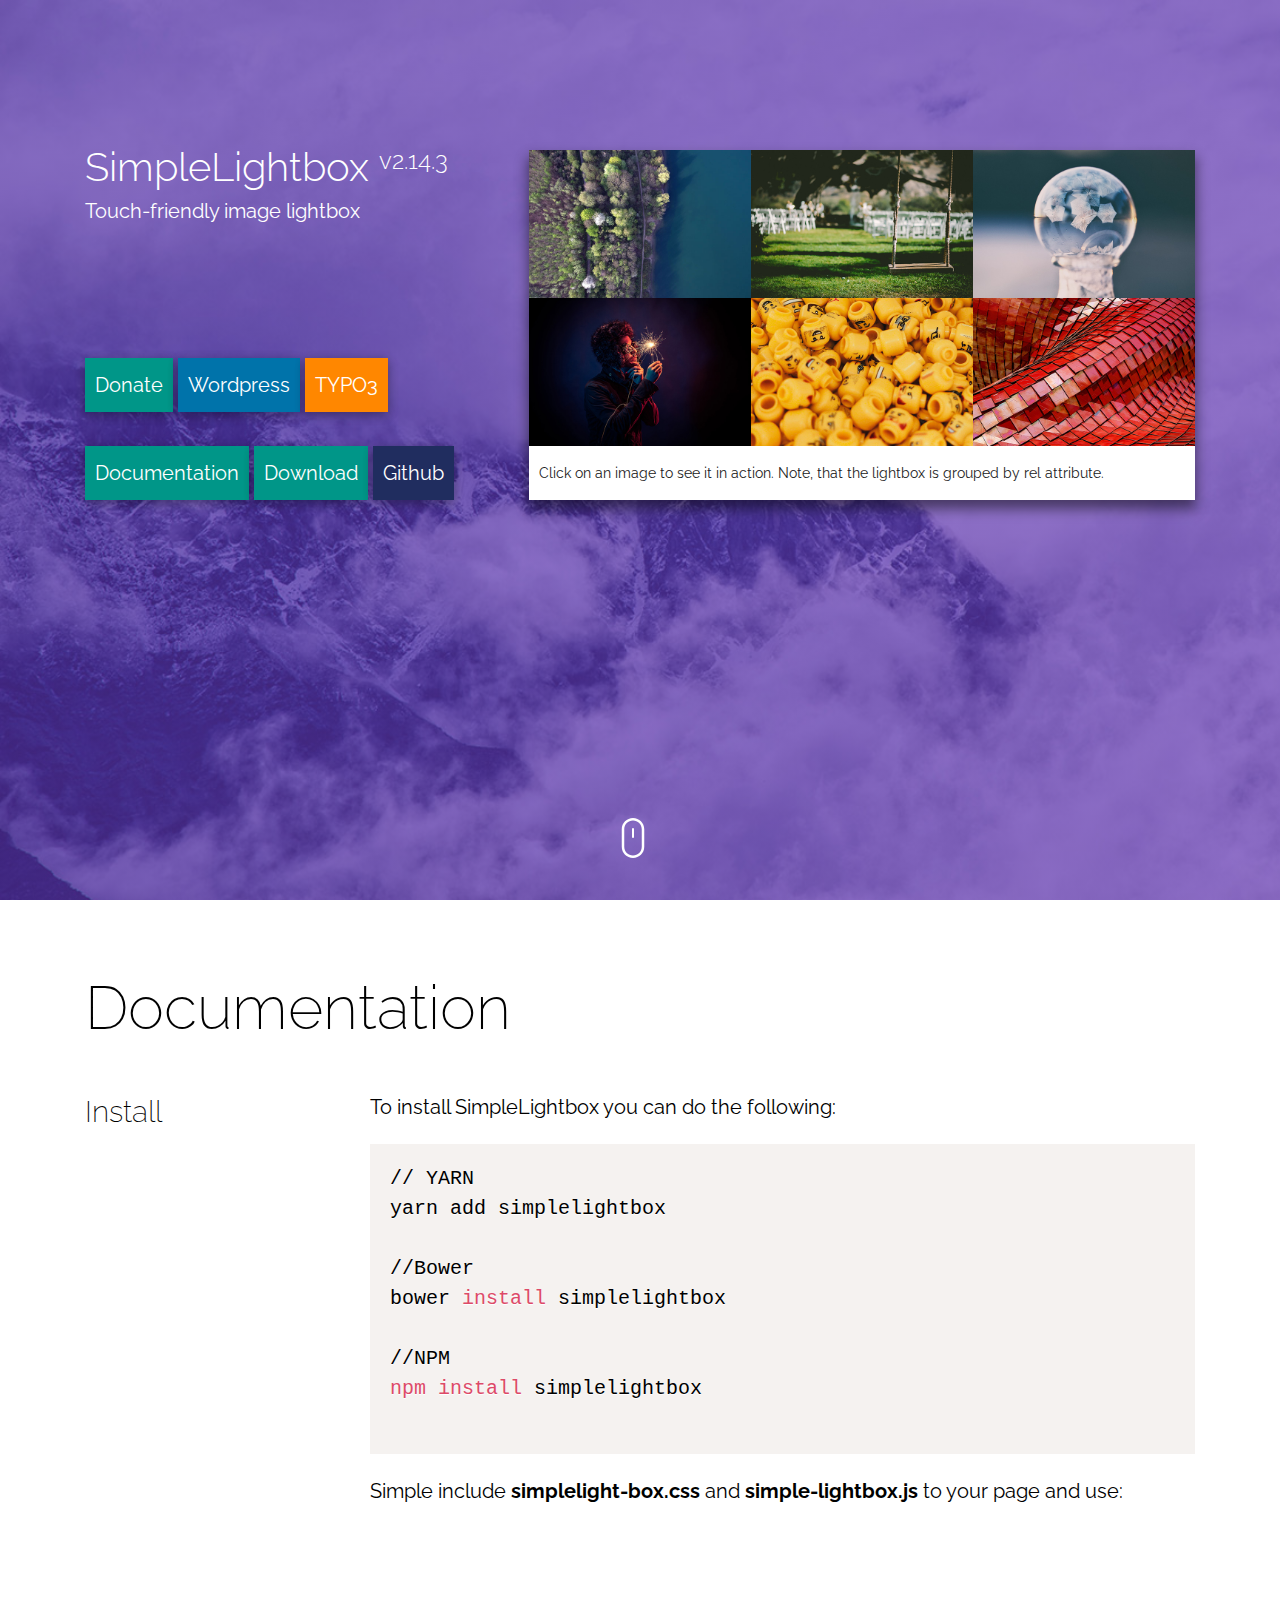
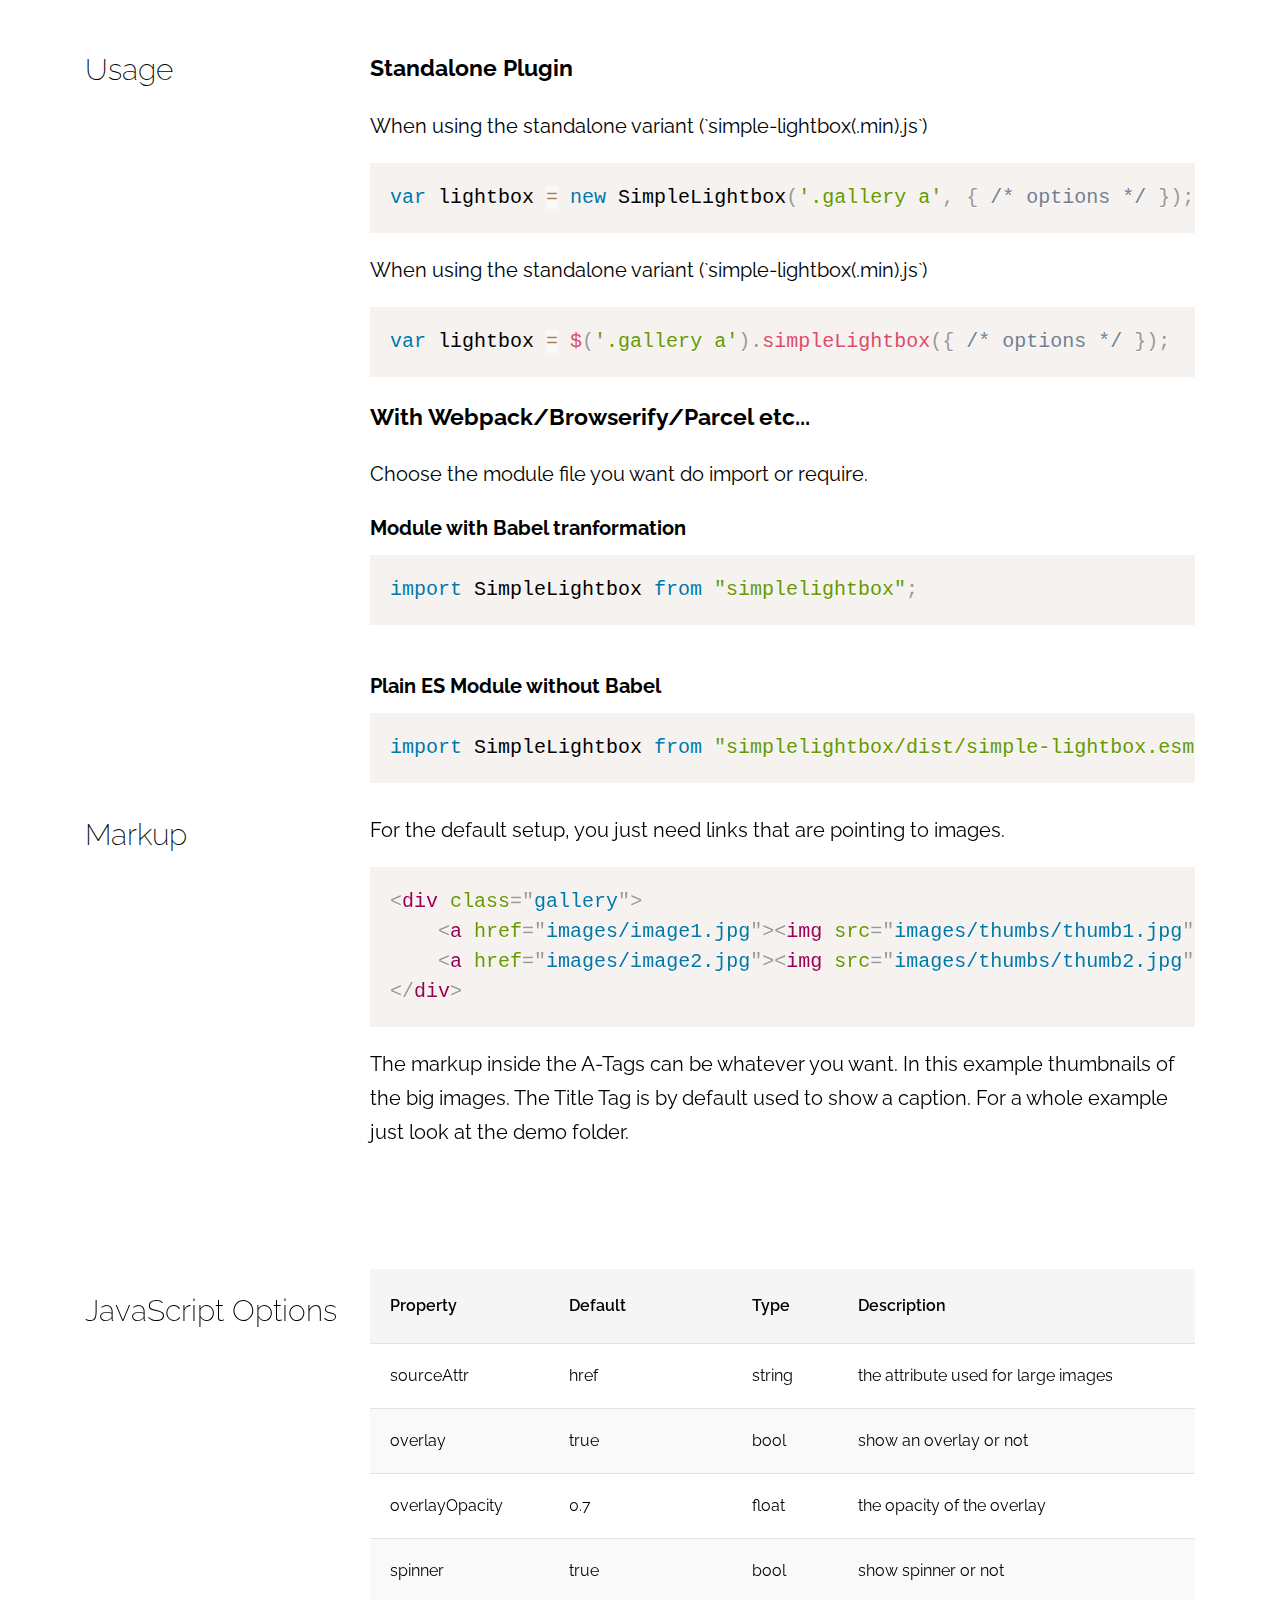
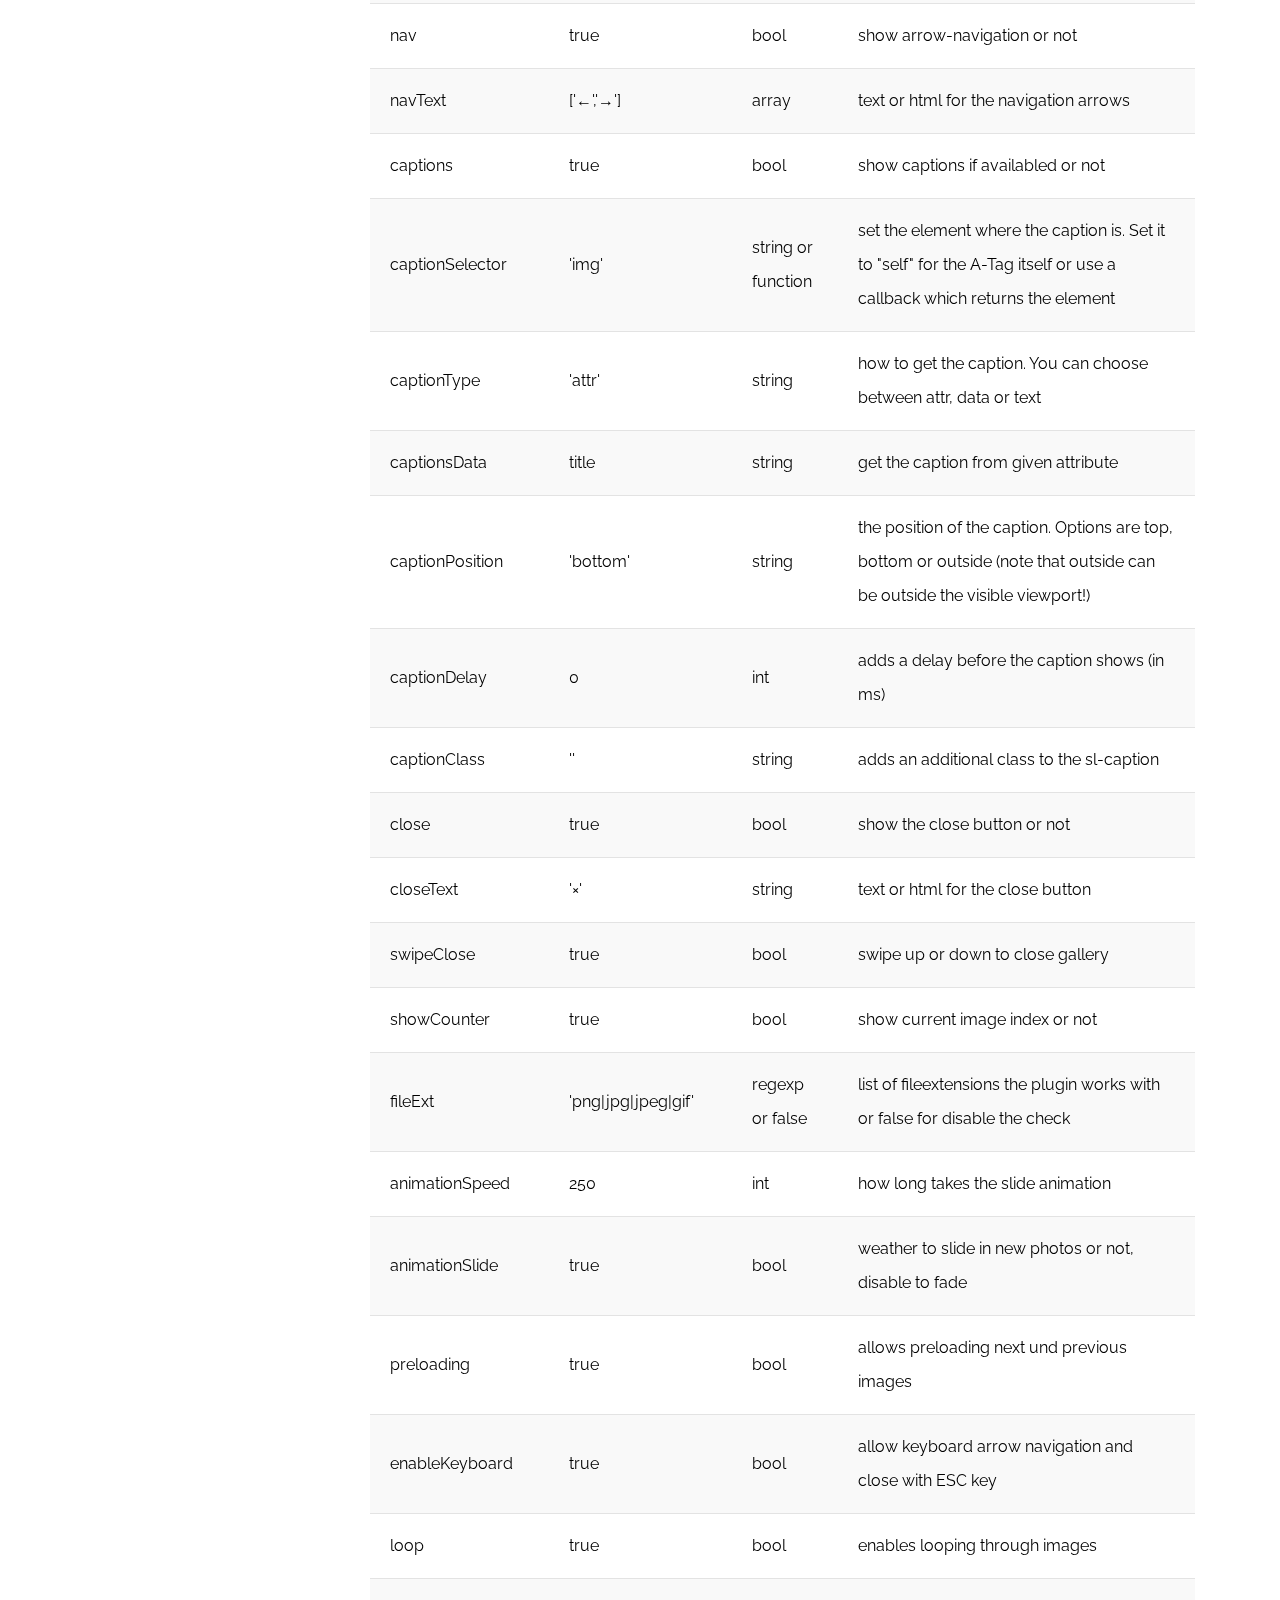
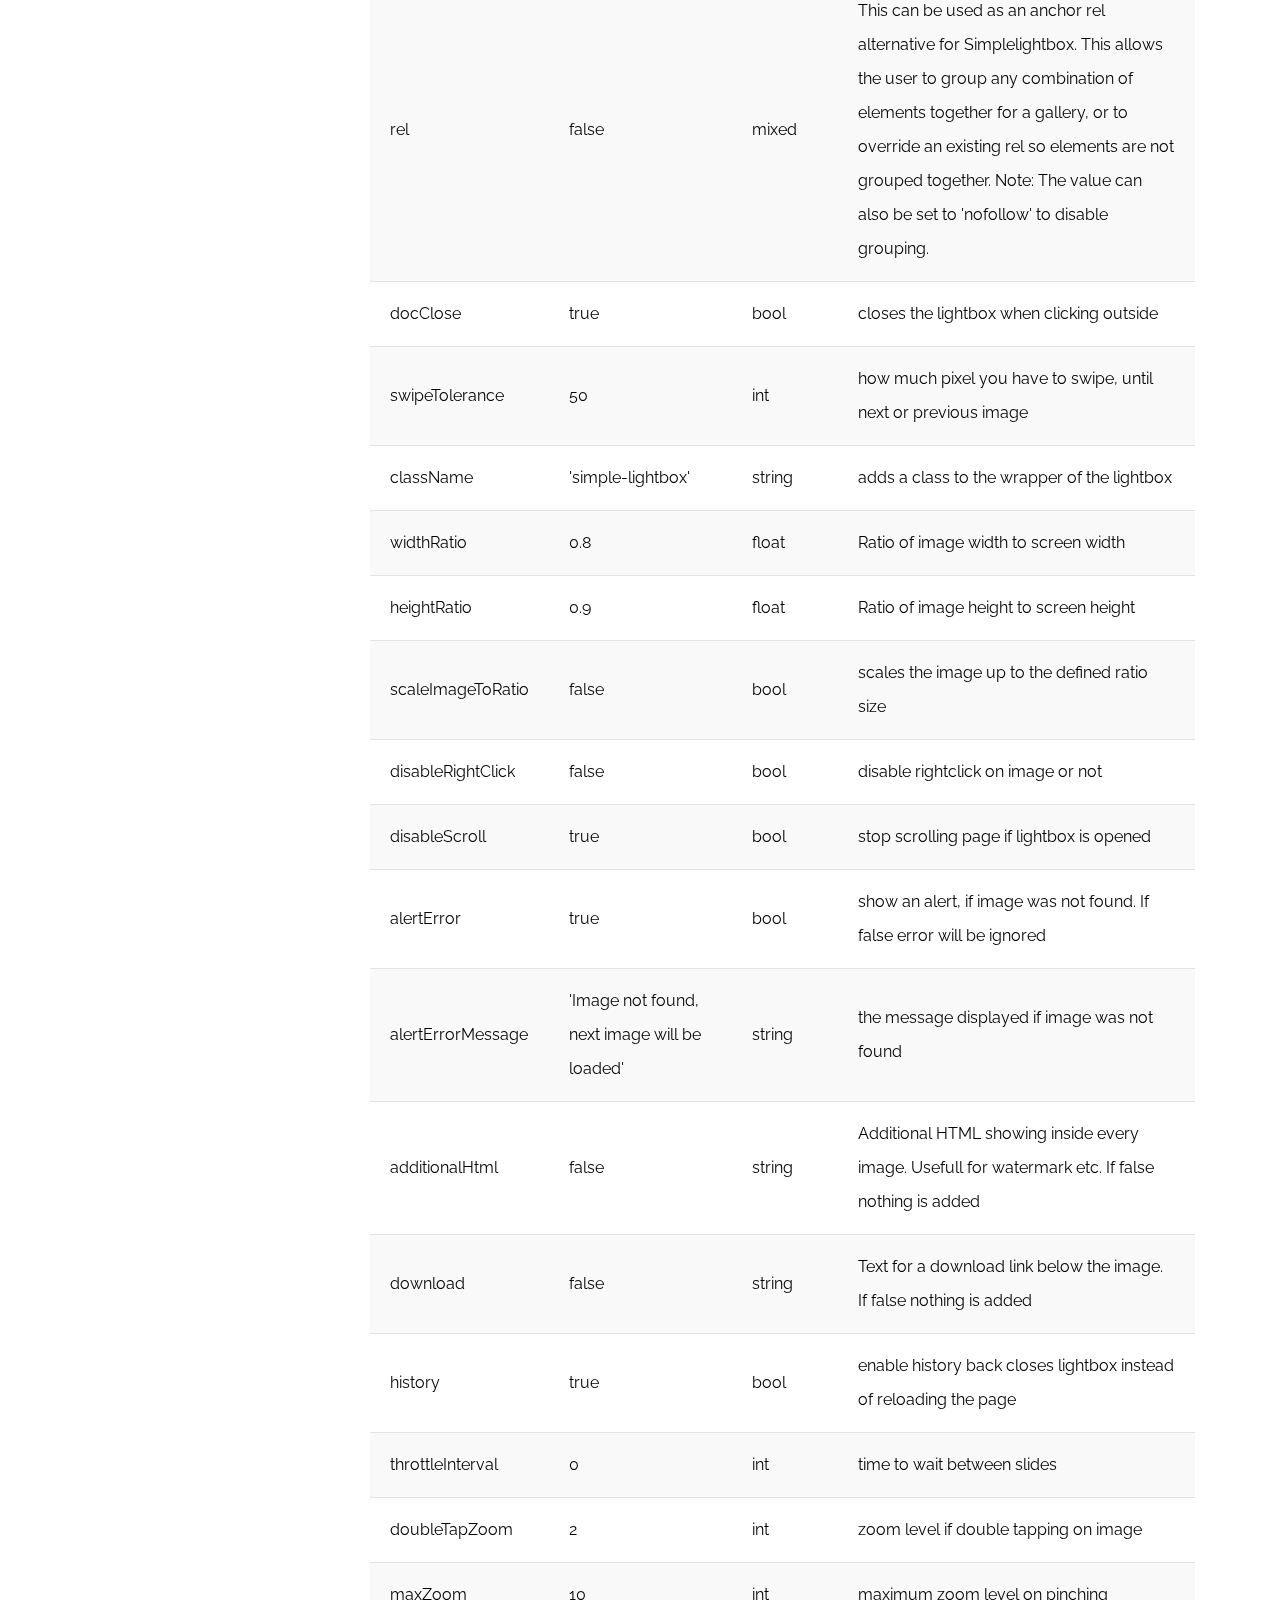
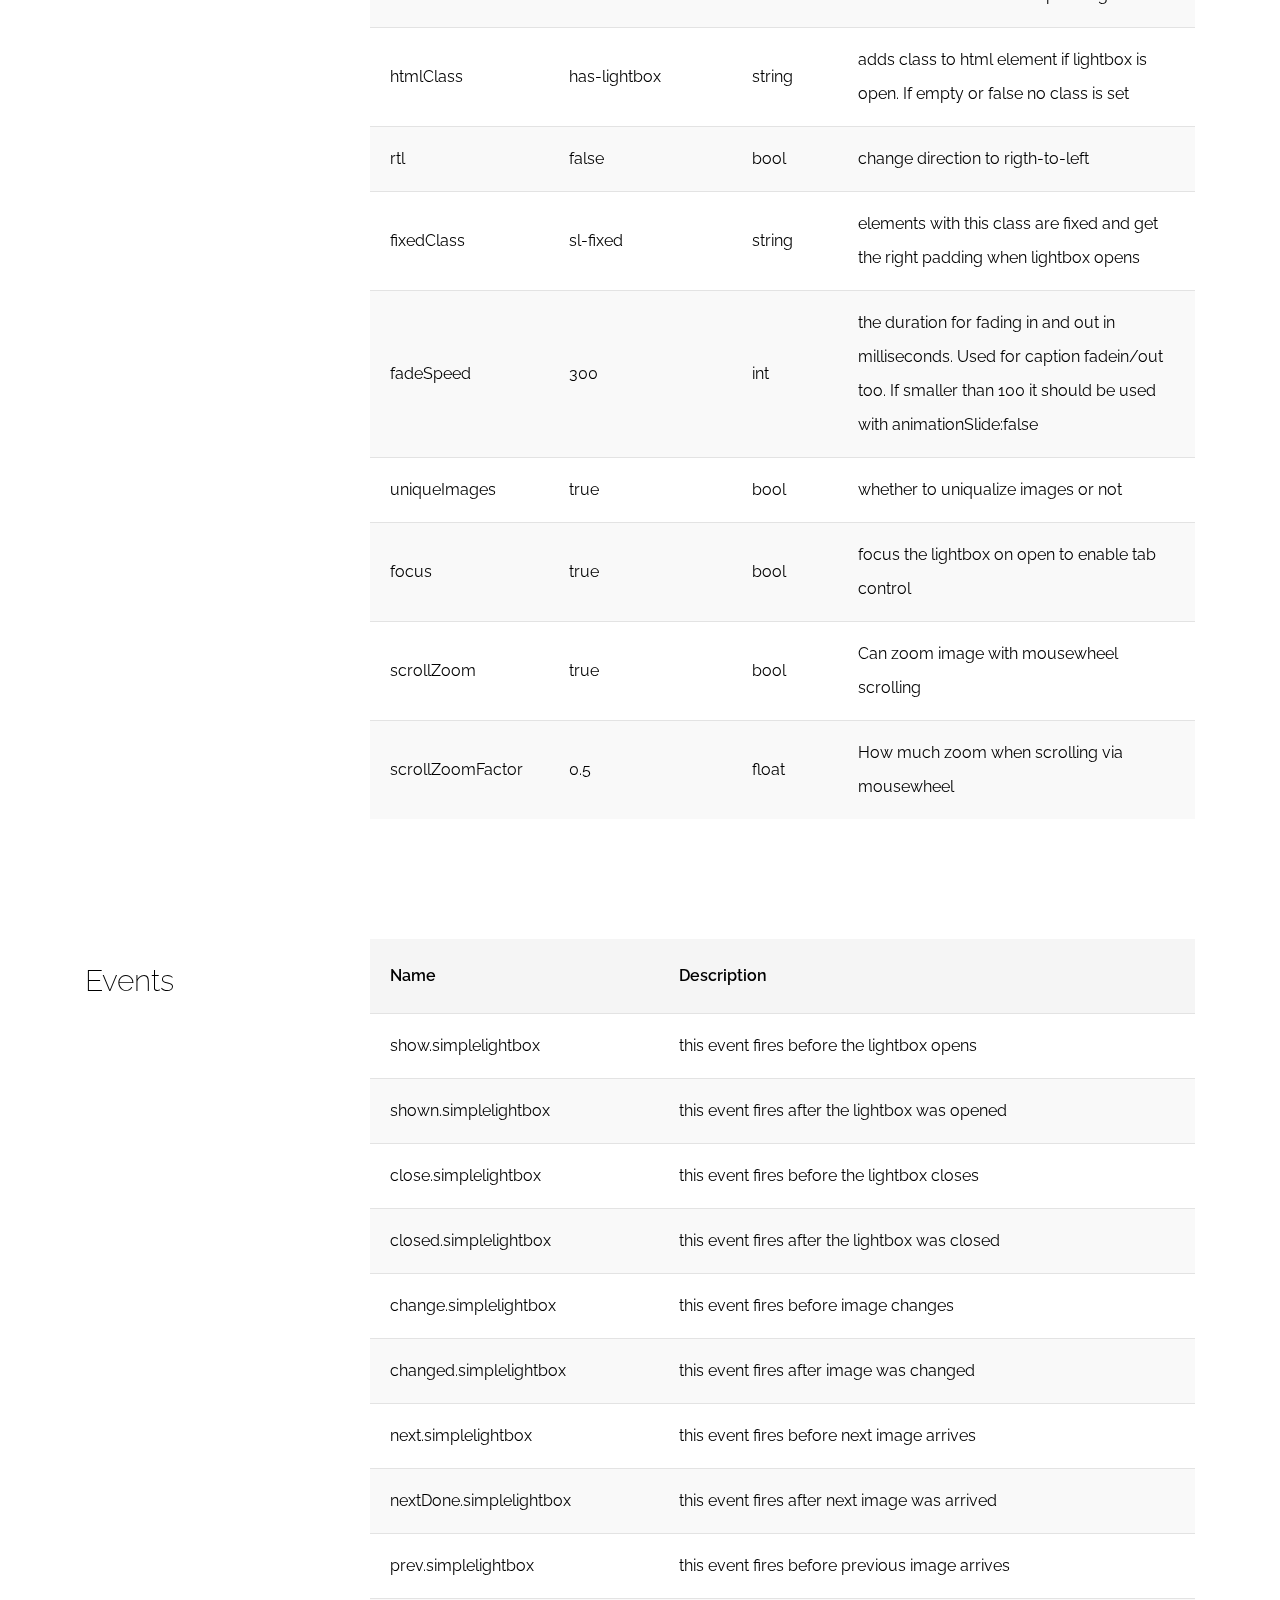
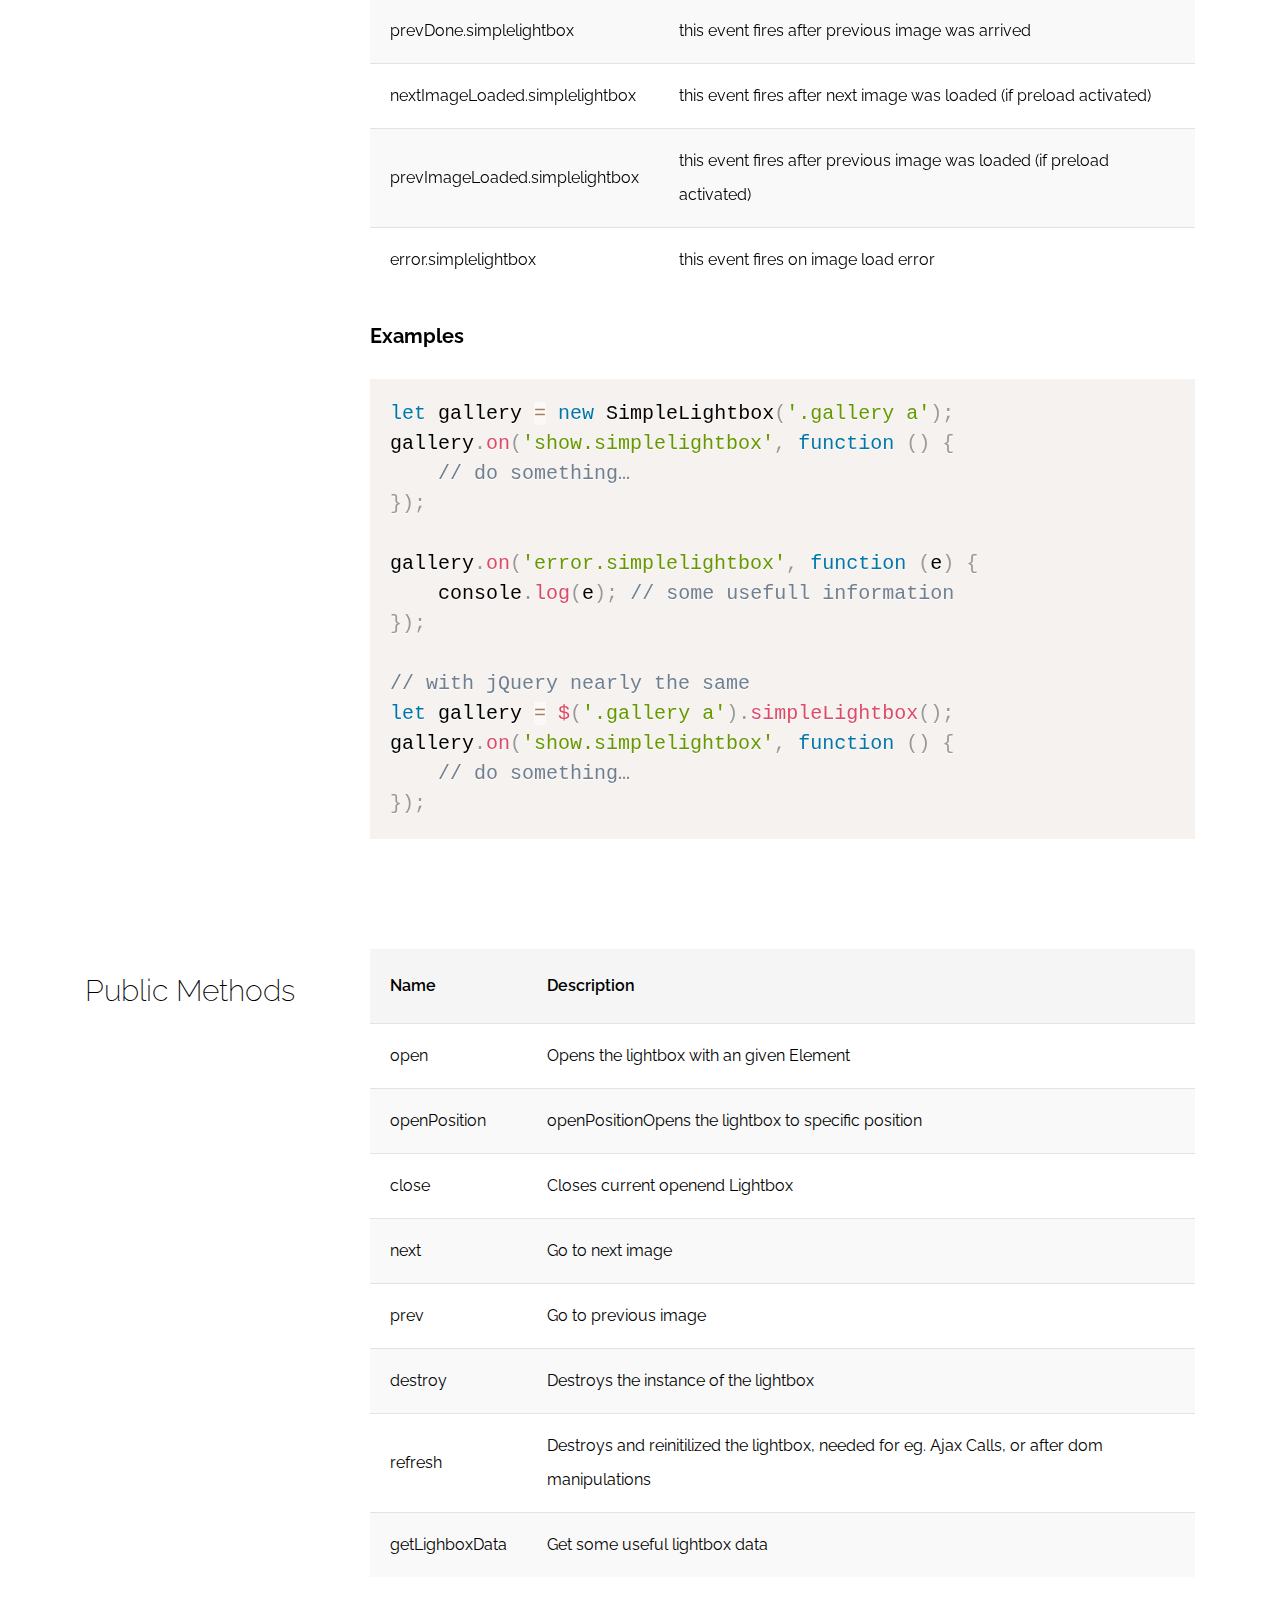
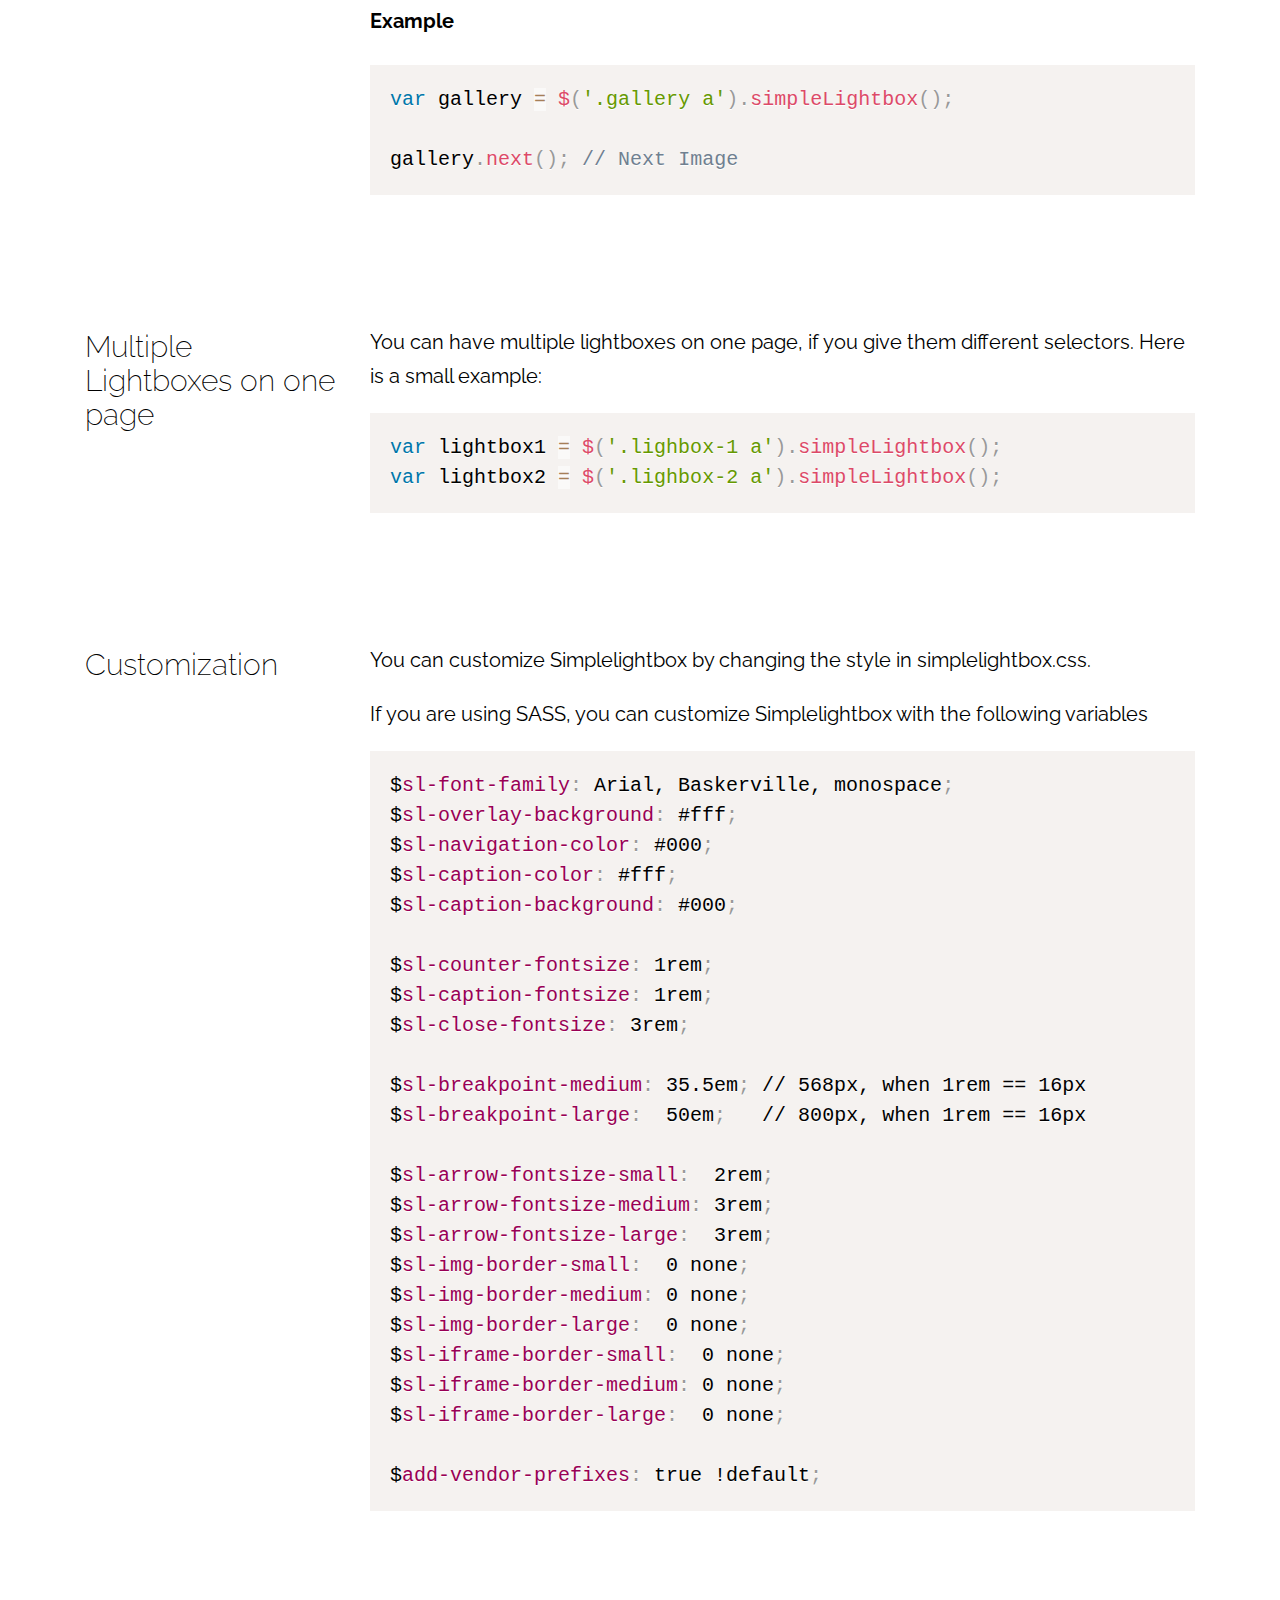
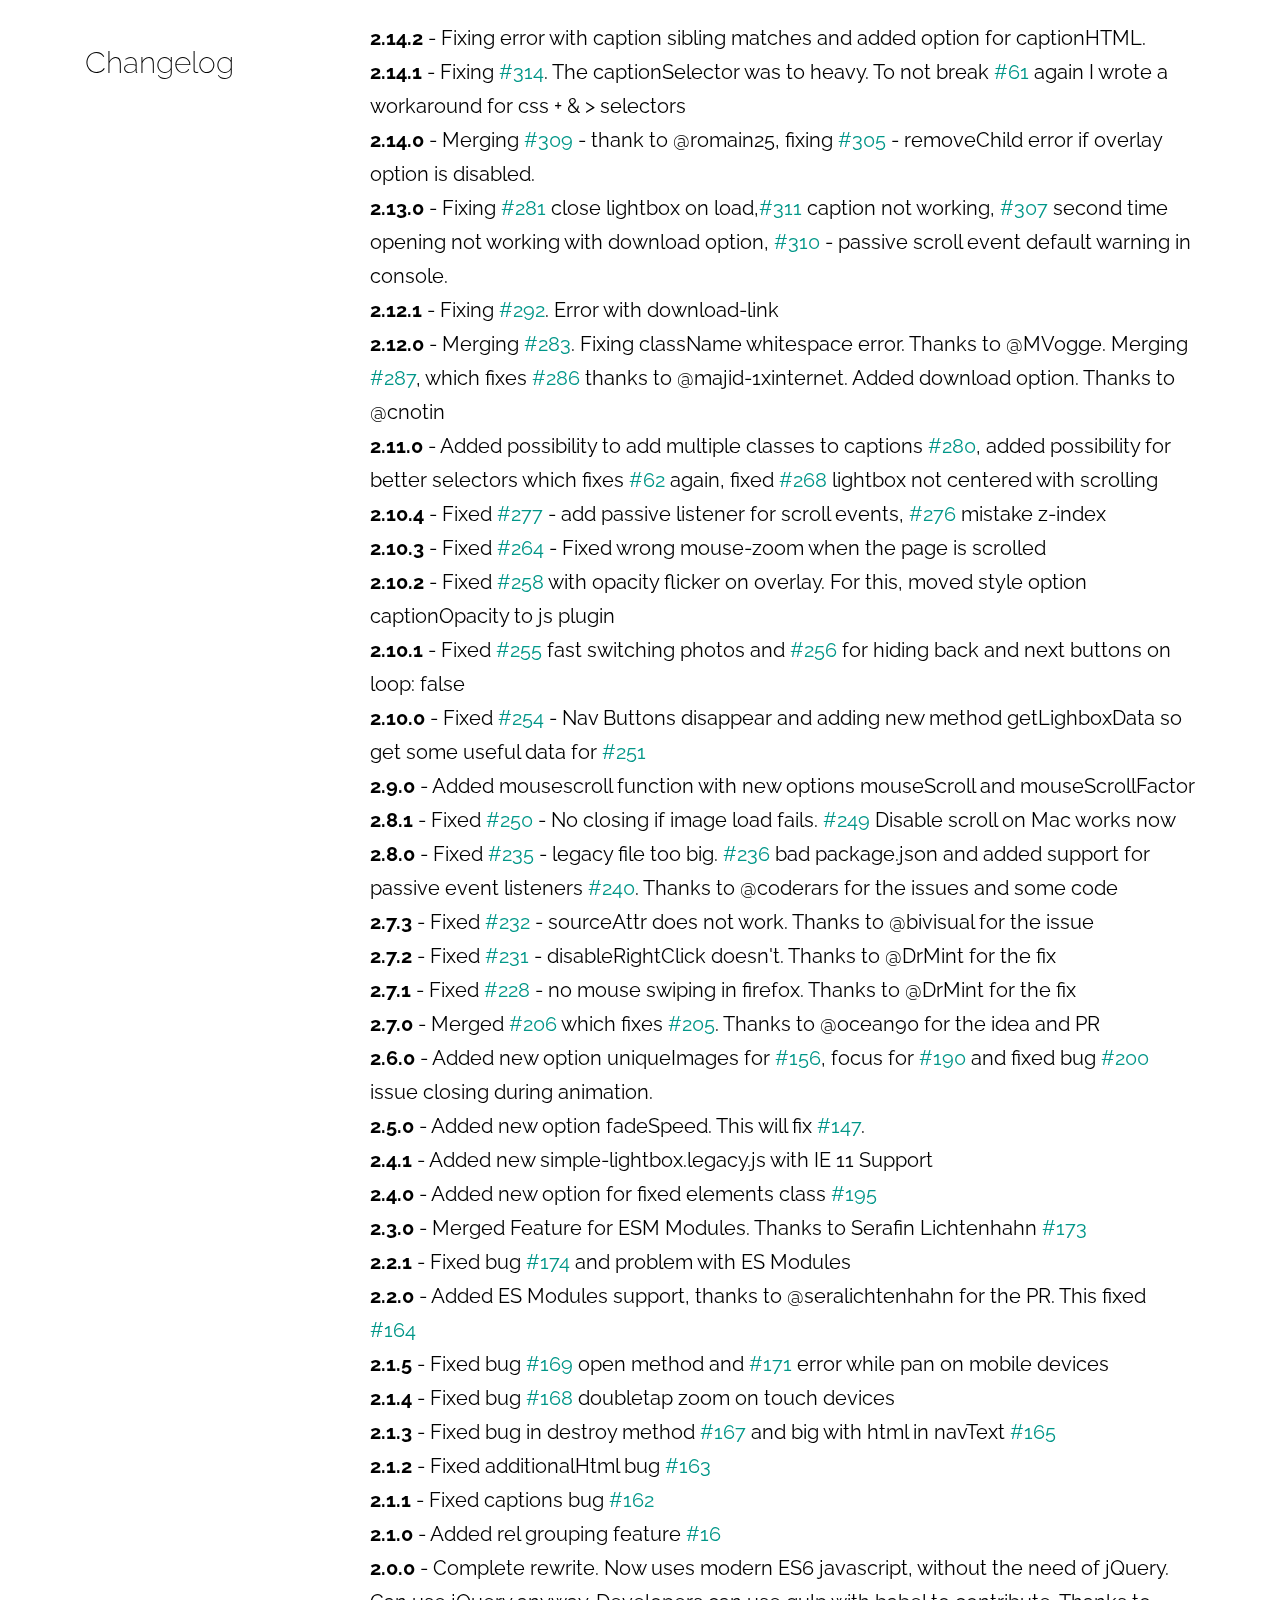
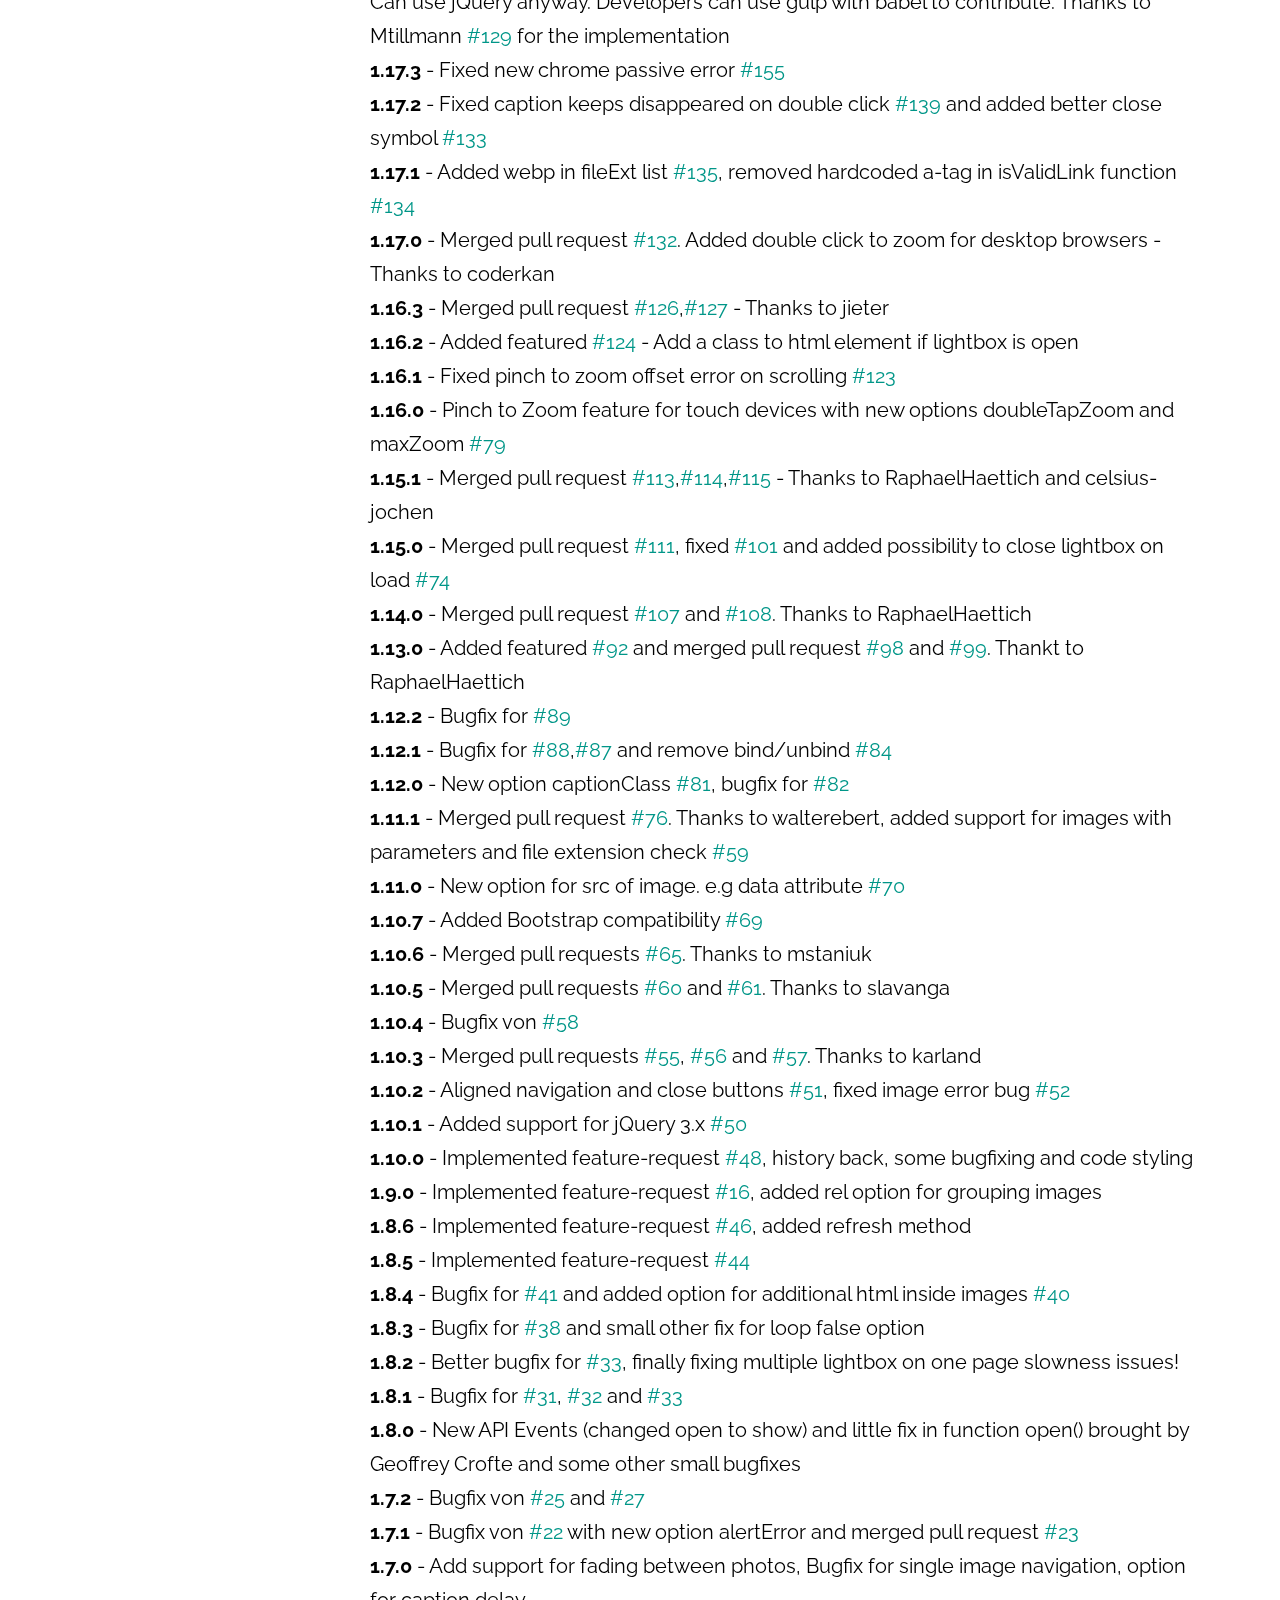
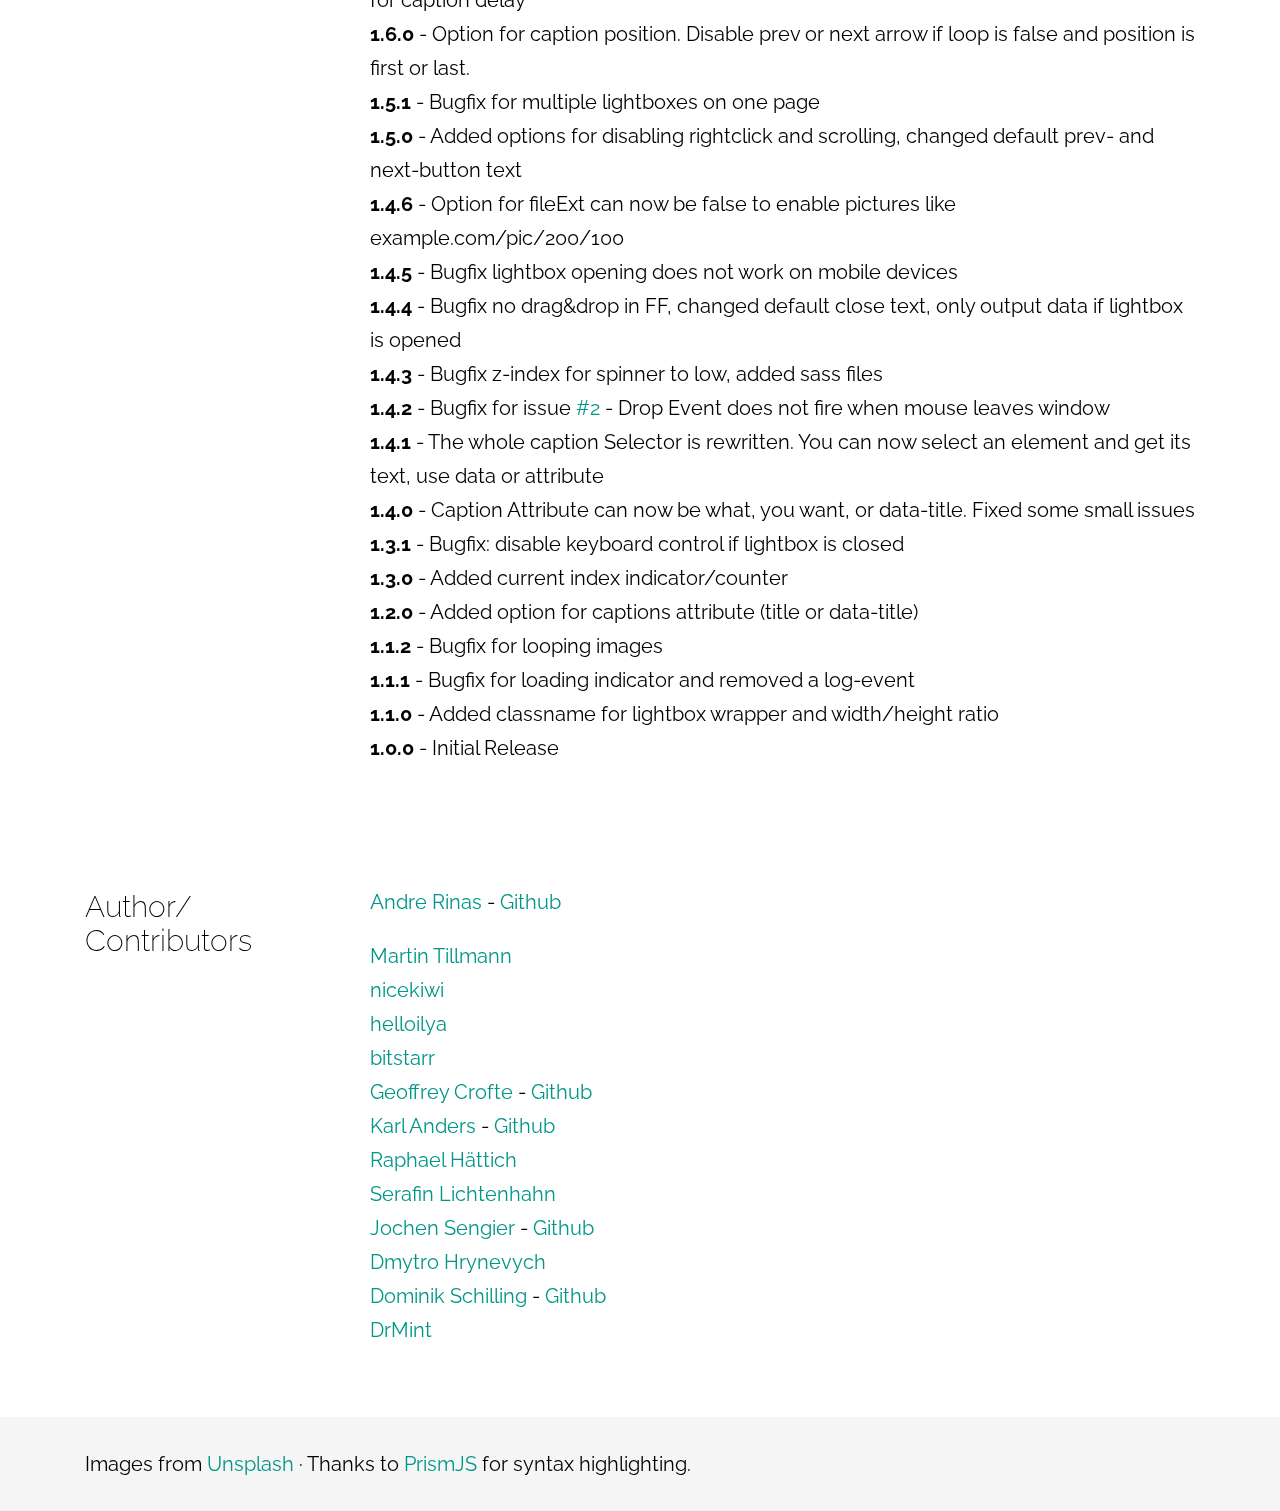
<file: simplelightbox-master/demo/index.html>
<!DOCTYPE html>
<html lang="en">
<head>
<meta charset="utf-8">
<meta content="width=device-width, initial-scale=1, maximum-scale=1, user-scalable=no" name="viewport" />
<link href="https://fonts.googleapis.com/css?family=Raleway:300,400,700" rel="stylesheet">
<link rel="stylesheet" href="../dist/simple-lightbox.css?v2.14.3" />
<link rel="stylesheet" href="demo.css" />
<title>SimpleLightbox by André Rinas</title>
</head>
<body>
<header>
	<div class="gradient"></div>
	<div class="header-container">
		<div class="container demo-container">
			<div class="info">
				<h1>SimpleLightbox <sup>v2.14.3</sup></h1>
				<span class="subline">Touch-friendly image lightbox</span>
				<nav>
					<a class="btn donate" target="_blank" href="https://www.paypal.me/anrinas">Donate</a>
					<a class="btn wordpress" target="_blank" href="https://wordpress.org/plugins/simplelightbox/">Wordpress</a>
					<a class="btn typo3" target="_blank" href="https://extensions.typo3.org/extension/simplelightbox/">TYPO3</a><br><br>
					<a class="btn accent-color scrolllink" href="#documentation">Documentation</a>
					<a class="btn accent-color" target="_blank" href="https://github.com/andreknieriem/simplelightbox/archive/master.zip">Download</a>
					<a class="btn github" target="_blank" href="https://github.com/andreknieriem/simplelightbox">Github</a>
				</nav>
			</div>
			<div class="small-demo">
				<a href="img/full/01.jpg"><img src="img/thumb/01.jpg" title="Drone Photography" alt="" /></a>
				<a rel="rel2" href="img/full/02.jpg"><img src="img/thumb/02.jpg" alt="" /></a>
				<a rel="rel3" href="img/full/03.jpg"><img src="img/thumb/03.jpg" alt="" /></a>
				<a rel="rel2" href="img/full/04.jpg"><img src="img/thumb/04.jpg" alt="" /></a>
				<a rel="rel2" href="img/full/05.jpg"><img src="img/thumb/05.jpg" alt="" title="Lego Heads" /></a>
				<a rel="rel1" href="img/full/06.jpg"><img src="img/thumb/06.jpg" alt="" /></a>
				<div class="clearing"></div>
				<div class="caption">
					Click on an image to see it in action. Note, that the lightbox is grouped by rel attribute.
				</div>
			</div>
			<div class="clearing"></div>
		</div>
		<a class="scroll-hint scrolllink" href="#documentation"><span class="scrollwheel"></span></a>
	</div>
</header>
<div class="flyin-navi sl-fixed">
	<div class="container">
		<ul>
			<li><a class="scrolllink" href="#install">Install</a></li>
			<li><a class="scrolllink" href="#usage">Usage</a></li>
			<li><a class="scrolllink" href="#options">Options</a></li>
			<li><a class="scrolllink" href="#events">Events</a></li>
			<li><a class="scrolllink" href="#publicmethods">Public Methods</a></li>
			<li><a class="scrolllink" href="#multiple">Multiple</a></li>
			<li><a class="scrolllink" href="#customization">Customization</a></li>
		</ul>
	</div>
</div>
<section>
	<div class="container" id="documentation">
		<h1>Documentation</h1>
		<div class="row">
			<div class="col-left" id="install">
				<h2>Install</h2>
			</div>
			<div class="col-right">
				<p>
					To install SimpleLightbox you can do the following:
				</p>
				<pre>
<code class="language-bash">// YARN
yarn add simplelightbox

//Bower
bower install simplelightbox

//NPM
npm install simplelightbox</code>
				</pre>
				<p>
					Simple include <strong>simplelight-box.css</strong> and <strong>simple-lightbox.js</strong> to your page and use:
				</p>
			</div>
		</div>
	</div>
</section>
<section>
	<div class="container">
		<div class="row">
			<div class="col-left" id="usage">
				<h2>Usage</h2>
			</div>
			<div class="col-right">
				<h3>Standalone Plugin</h3>
				<p>
					When using the standalone variant (`simple-lightbox(.min).js`)
				</p>
				<pre class="language-javascript"><code class="language-javascript">var lightbox = new SimpleLightbox('.gallery a', { /* options */ });</code></pre>
				<p>
					When using the standalone variant (`simple-lightbox(.min).js`)
				</p>
				<pre class="language-javascript"><code class="language-javascript">var lightbox = $('.gallery a').simpleLightbox({ /* options */ });</code></pre>

				<h3>With Webpack/Browserify/Parcel etc...</h3>
				<p>Choose the module file you want do import or require.</p>
				<strong>Module with Babel tranformation</strong><br>
				<pre class="language-javascript"><code class="language-javascript">import SimpleLightbox from "simplelightbox";</code></pre>
				<br>
				<strong>Plain ES Module without Babel</strong><br>
				<pre class="language-javascript"><code class="language-javascript">import SimpleLightbox from "simplelightbox/dist/simple-lightbox.esm";</code></pre>
			</div>
		</div>
		<div class="row">
			<div class="col-left" id="usage">
				<h2>Markup</h2>
			</div>
			<div class="col-right">
				<p>For the default setup, you just need links that are pointing to images.</p>
				<pre class="language-markup"><code class="language-markup">&lt;div class="gallery"&gt;
    &lt;a href="images/image1.jpg"&gt;&lt;img src="images/thumbs/thumb1.jpg" alt="" title=""/&gt;&lt;/a&gt;
    &lt;a href="images/image2.jpg"&gt;&lt;img src="images/thumbs/thumb2.jpg" alt="" title="Beautiful Image"/&gt;&lt;/a&gt;
&lt;/div&gt;</code></pre>
				<p>
				The markup inside the A-Tags can be whatever you want. In this example thumbnails of the big images. The Title Tag is by default used to show a caption.
				For a whole example just look at the demo folder.
				</p>
			</div>
		</div>
	</div>
</section>
<section>
	<div class="container">
		<div class="row">
			<div class="col-left" id="options">
				<h2>JavaScript Options</h2>
			</div>
			<div class="col-right">
				<table>
					<thead>
					<tr>
					<th>Property</th>
					<th>Default</th>
					<th>Type</th>
					<th>Description</th>
					</tr>
					</thead>
					<tbody>
					<tr>
					<td>sourceAttr</td>
					<td>href</td>
					<td>string</td>
					<td>the attribute used for large images</td>
					</tr>
					<tr>
					<td>overlay</td>
					<td>true</td>
					<td>bool</td>
					<td>show an overlay or not</td>
					</tr>
					<tr>
					<td>overlayOpacity</td>
					<td>0.7</td>
					<td>float</td>
					<td>the opacity of the overlay</td>
					</tr>
					<tr>
					<td>spinner</td>
					<td>true</td>
					<td>bool</td>
					<td>show spinner or not</td>
					</tr>
					<tr>
					<td>nav</td>
					<td>true</td>
					<td>bool</td>
					<td>show arrow-navigation or not</td>
					</tr>
					<tr>
					<td>navText</td>
					<td>['←','→']</td>
					<td>array</td>
					<td>text or html for the navigation arrows</td>
					</tr>
					<tr>
					<td>captions</td>
					<td>true</td>
					<td>bool</td>
					<td>show captions if availabled or not</td>
					</tr>
					<tr>
					<td>captionSelector</td>
					<td>'img'</td>
					<td>string or function</td>
					<td>set the element where the caption is. Set it to "self" for the A-Tag itself or use a callback which returns the element</td>
					</tr>
					<tr>
					<td>captionType</td>
					<td>'attr'</td>
					<td>string</td>
					<td>how to get the caption. You can choose between attr, data or text</td>
					</tr>
					<tr>
					<td>captionsData</td>
					<td>title</td>
					<td>string</td>
					<td>get the caption from given attribute</td>
					</tr>
					<tr>
					<td>captionPosition</td>
					<td>'bottom'</td>
					<td>string</td>
					<td>the position of the caption. Options are top, bottom or outside (note that outside can be outside the visible viewport!)</td>
					</tr>
					<tr>
					<td>captionDelay</td>
					<td>0</td>
					<td>int</td>
					<td>adds a delay before the caption shows (in ms)</td>
					</tr>
					<tr>
					<td>captionClass</td>
					<td>''</td>
					<td>string</td>
					<td>adds an additional class to the sl-caption</td>
					</tr>
					<tr>
					<td>close</td>
					<td>true</td>
					<td>bool</td>
					<td>show the close button or not</td>
					</tr>
					<tr>
					<td>closeText</td>
					<td>'×'</td>
					<td>string</td>
					<td>text or html for the close button</td>
					</tr>
					<tr>
					<td>swipeClose</td>
					<td>true</td>
					<td>bool</td>
					<td>swipe up or down to close gallery</td>
					</tr>
					<tr>
					<td>showCounter</td>
					<td>true</td>
					<td>bool</td>
					<td>show current image index or not</td>
					</tr>
					<tr>
					<td>fileExt</td>
					<td>'png|jpg|jpeg|gif'</td>
					<td>regexp or false</td>
					<td>list of fileextensions the plugin works with or false for disable the check</td>
					</tr>
					<tr>
					<td>animationSpeed</td>
					<td>250</td>
					<td>int</td>
					<td>how long takes the slide animation</td>
					</tr>
					<tr>
					<td>animationSlide</td>
					<td>true</td>
					<td>bool</td>
					<td>weather to slide in new photos or not, disable to fade</td>
					</tr>
					<tr>
					<td>preloading</td>
					<td>true</td>
					<td>bool</td>
					<td>allows preloading next und previous images</td>
					</tr>
					<tr>
					<td>enableKeyboard</td>
					<td>true</td>
					<td>bool</td>
					<td>allow keyboard arrow navigation and close with ESC key</td>
					</tr>
					<tr>
					<td>loop</td>
					<td>true</td>
					<td>bool</td>
					<td>enables looping through images</td>
					</tr>
					<tr>
					<td>rel</td>
					<td>false</td>
					<td>mixed</td>
					<td>This can be used as an anchor rel alternative for Simplelightbox. This allows the user to group any combination of elements together for a gallery, or to override an existing rel so elements are not grouped together. Note: The value can also be set to 'nofollow' to disable grouping.</td>
					</tr>
					<tr>
					<td>docClose</td>
					<td>true</td>
					<td>bool</td>
					<td>closes the lightbox when clicking outside</td>
					</tr>
					<tr>
					<td>swipeTolerance</td>
					<td>50</td>
					<td>int</td>
					<td>how much pixel you have to swipe, until next or previous image</td>
					</tr>
					<tr>
					<td>className</td>
					<td>'simple-lightbox'</td>
					<td>string</td>
					<td>adds a class to the wrapper of the lightbox</td>
					</tr>
					<tr>
					<td>widthRatio</td>
					<td>0.8</td>
					<td>float</td>
					<td>Ratio of image width to screen width</td>
					</tr>
					<tr>
					<td>heightRatio</td>
					<td>0.9</td>
					<td>float</td>
					<td>Ratio of image height to screen height</td>
					</tr>
					<td>scaleImageToRatio</td>
					<td>false</td>
					<td>bool</td>
					<td>scales the image up to the defined ratio size</td>
					</tr>
					<tr>
					<td>disableRightClick</td>
					<td>false</td>
					<td>bool</td>
					<td>disable rightclick on image or not</td>
					</tr>
					<tr>
					<td>disableScroll</td>
					<td>true</td>
					<td>bool</td>
					<td>stop scrolling page if lightbox is opened</td>
					</tr>
					<tr>
					<td>alertError</td>
					<td>true</td>
					<td>bool</td>
					<td>show an alert, if image was not found. If false error will be ignored</td>
					</tr>
					<tr>
					<td>alertErrorMessage</td>
					<td>'Image not found, next image will be loaded'</td>
					<td>string</td>
					<td>the message displayed if image was not found</td>
					</tr>
					<tr>
					<td>additionalHtml</td>
					<td>false</td>
					<td>string</td>
					<td>Additional HTML showing inside every image. Usefull for watermark etc. If false nothing is added</td>
					</tr>
					<tr>
					<td>download</td>
					<td>false</td>
					<td>string</td>
					<td>Text for a download link below the image. If false nothing is added</td>
					</tr>
					<tr>
					<td>history</td>
					<td>true</td>
					<td>bool</td>
					<td>enable history back closes lightbox instead of reloading the page</td>
					</tr>
					<tr>
					<td>throttleInterval</td>
					<td>0</td>
					<td>int</td>
					<td>time to wait between slides</td>
					</tr>
					<tr>
					<td>doubleTapZoom</td>
					<td>2</td>
					<td>int</td>
					<td>zoom level if double tapping on image</td>
					</tr>
					<tr>
					<td>maxZoom</td>
					<td>10</td>
					<td>int</td>
					<td>maximum zoom level on pinching</td>
					</tr>
					<tr>
					<td>htmlClass</td>
					<td>has-lightbox</td>
					<td>string</td>
					<td>adds class to html element if lightbox is open. If empty or false no class is set</td>
					</tr>
					<tr>
					<td>rtl</td>
					<td>false</td>
					<td>bool</td>
					<td>change direction to rigth-to-left</td>
					</tr>
					<tr>
					<td>fixedClass</td>
					<td>sl-fixed</td>
					<td>string</td>
					<td>elements with this class are fixed and get the right padding when lightbox opens</td>
					</tr>
					<tr>
					<td>fadeSpeed</td>
					<td>300</td>
					<td>int</td>
					<td>the duration for fading in and out in milliseconds. Used for caption fadein/out too. If smaller than 100 it should be used with animationSlide:false</td>
					</tr>
					<tr>
					<td>uniqueImages</td>
					<td>true</td>
					<td>bool</td>
					<td>whether to uniqualize images or not</td>
					</tr>
					<tr>
					<td>focus</td>
					<td>true</td>
					<td>bool</td>
					<td>focus the lightbox on open to enable tab control</td>
					</tr>
					<tr>
					<td>scrollZoom</td>
					<td>true</td>
					<td>bool</td>
					<td>Can zoom image with mousewheel scrolling</td>
					</tr>
					<tr>
					<td>scrollZoomFactor</td>
					<td>0.5</td>
					<td>float</td>
					<td>How much zoom when scrolling via mousewheel</td>
					</tr>
					</tbody>
					</table>
			</div>
		</div>
	</div>
</section>
<section>
	<div class="container">
		<div class="row">
			<div class="col-left" id="events">
				<h2>Events</h2>
			</div>
			<div class="col-right">
				<table>
				<thead>
				<tr>
				<th>Name</th>
				<th>Description</th>
				</tr>
				</thead>
				<tbody>
				<tr>
				<td>show.simplelightbox</td>
				<td>this event fires before the lightbox opens</td>
				</tr>
				<tr>
				<td>shown.simplelightbox</td>
				<td>this event fires after the lightbox was opened</td>
				</tr>
				<tr>
				<td>close.simplelightbox</td>
				<td>this event fires before the lightbox closes</td>
				</tr>
				<tr>
				<td>closed.simplelightbox</td>
				<td>this event fires after the lightbox was closed</td>
				</tr>
				<tr>
				<td>change.simplelightbox</td>
				<td>this event fires before image changes</td>
				</tr>
				<tr>
				<td>changed.simplelightbox</td>
				<td>this event fires after image was changed</td>
				</tr>
				<tr>
				<td>next.simplelightbox</td>
				<td>this event fires before next image arrives</td>
				</tr>
				<tr>
				<td>nextDone.simplelightbox</td>
				<td>this event fires after next image was arrived</td>
				</tr>
				<tr>
				<td>prev.simplelightbox</td>
				<td>this event fires before previous image arrives</td>
				</tr>
				<tr>
				<td>prevDone.simplelightbox</td>
				<td>this event fires after previous image was arrived</td>
				</tr>
				<tr>
				<td>nextImageLoaded.simplelightbox</td>
				<td>this event fires after next image was loaded (if preload activated)</td>
				</tr>
				<tr>
				<td>prevImageLoaded.simplelightbox</td>
				<td>this event fires after previous image was loaded (if preload activated)</td>
				</tr>
				<tr>
				<td>error.simplelightbox</td>
				<td>this event fires on image load error</td>
				</tr>
				</tbody>
				</table>
				<h4>Examples</h4>
				<pre><code class="language-javascript">let gallery = new SimpleLightbox('.gallery a');
gallery.on('show.simplelightbox', function () {
	// do something…
});

gallery.on('error.simplelightbox', function (e) {
	console.log(e); // some usefull information
});

// with jQuery nearly the same
let gallery = $('.gallery a').simpleLightbox();
gallery.on('show.simplelightbox', function () {
	// do something…
});</code></pre>
			</div>
		</div>
	</div>
</section>
<section>
	<div class="container">
		<div class="row">
			<div class="col-left" id="publicmethods">
				<h2>Public Methods</h2>
			</div>
			<div class="col-right">
				<table>
<thead>
<tr>
<th>Name</th>
<th>Description</th>
</tr>
</thead>
<tbody>
<tr>
<td>open</td>
<td>Opens the lightbox with an given Element</td>
</tr>
<tr>
<td>openPosition</td>
<td>openPositionOpens the lightbox to specific position</td>
</tr>
<tr>
<td>close</td>
<td>Closes current openend Lightbox</td>
</tr>
<tr>
<td>next</td>
<td>Go to next image</td>
</tr>
<tr>
<td>prev</td>
<td>Go to previous image</td>
</tr>
<tr>
<td>destroy</td>
<td>Destroys the instance of  the lightbox</td>
</tr>
<tr>
<td>refresh</td>
<td>Destroys and reinitilized the lightbox, needed for eg. Ajax Calls, or after dom manipulations</td>
</tr>
<tr>
<td>getLighboxData</td>
<td>Get some useful lightbox data</td>
</tr>
</tbody>
</table>
<h4>Example</h4>
<pre>
<code class="language-javascript">var gallery = $('.gallery a').simpleLightbox();

gallery.next(); // Next Image</code>
</pre>
			</div>
		</div>
	</div>
</section>
<section>
	<div class="container">
		<div class="row">
			<div class="col-left" id="multiple">
				<h2>Multiple Lightboxes on one page</h2>
			</div>
			<div class="col-right">
				<p>
					You can have multiple lightboxes on one page, if you give them different selectors. Here is a small example:
				</p>
<pre>
<code class="language-javascript">var lightbox1 = $('.lighbox-1 a').simpleLightbox();
var lightbox2 = $('.lighbox-2 a').simpleLightbox();</code>
</pre>
			</div>
		</div>
	</div>
</section>
<section>
	<div class="container">
		<div class="row">
			<div class="col-left" id="customization">
				<h2>Customization</h2>
			</div>
			<div class="col-right">
				<p>
					You can customize Simplelightbox by changing the style in simplelightbox.css.
				</p>
				<p>
					If you are using SASS, you can customize Simplelightbox with the following variables
				</p>
<pre>
<code class="language-css">$sl-font-family: Arial, Baskerville, monospace;
$sl-overlay-background: #fff;
$sl-navigation-color: #000;
$sl-caption-color: #fff;
$sl-caption-background: #000;

$sl-counter-fontsize: 1rem;
$sl-caption-fontsize: 1rem;
$sl-close-fontsize: 3rem;

$sl-breakpoint-medium: 35.5em; // 568px, when 1rem == 16px
$sl-breakpoint-large:  50em;   // 800px, when 1rem == 16px

$sl-arrow-fontsize-small:  2rem;
$sl-arrow-fontsize-medium: 3rem;
$sl-arrow-fontsize-large:  3rem;
$sl-img-border-small:  0 none;
$sl-img-border-medium: 0 none;
$sl-img-border-large:  0 none;
$sl-iframe-border-small:  0 none;
$sl-iframe-border-medium: 0 none;
$sl-iframe-border-large:  0 none;

$add-vendor-prefixes: true !default;</code>
</pre>
			</div>
		</div>
	</div>
</section>
<section class="changelog">
	<div class="container">
		<div class="row">
			<div class="col-left">
				<h2>Changelog</h2>
			</div>
			<div class="col-right">
				<strong>2.14.2</strong> - Fixing error with caption sibling matches and added option for captionHTML.<br />
				<strong>2.14.1</strong> - Fixing #314. The captionSelector was to heavy. To not break #61 again I wrote a workaround for css + & > selectors<br />
				<strong>2.14.0</strong> - Merging #309 - thank to @romain25, fixing #305 - removeChild error if overlay option is disabled.<br />
				<strong>2.13.0</strong> - Fixing #281 close lightbox on load,#311 caption not working, #307 second time opening not working with download option, #310 - passive scroll event default warning in console.<br />
				<strong>2.12.1</strong> - Fixing #292. Error with download-link<br />
				<strong>2.12.0</strong> - Merging #283. Fixing className whitespace error. Thanks to @MVogge. Merging #287, which fixes #286 thanks to @majid-1xinternet. Added download option. Thanks to @cnotin<br />
				<strong>2.11.0</strong> - Added possibility to add multiple classes to captions #280, added possibility for better selectors which fixes #62 again, fixed #268 lightbox not centered with scrolling<br />
				<strong>2.10.4</strong> - Fixed #277 - add passive listener for scroll events, #276 mistake z-index<br />
				<strong>2.10.3</strong> - Fixed #264 - Fixed wrong mouse-zoom when the page is scrolled<br />
				<strong>2.10.2</strong> - Fixed #258 with opacity flicker on overlay. For this, moved style option captionOpacity to js plugin<br />
				<strong>2.10.1</strong> - Fixed #255 fast switching photos and #256 for hiding back and next buttons on loop: false<br />
				<strong>2.10.0</strong> - Fixed #254 - Nav Buttons disappear and adding new method getLighboxData so get some useful data for #251<br />
				<strong>2.9.0</strong> - Added mousescroll function with new options mouseScroll and mouseScrollFactor<br />
				<strong>2.8.1</strong> - Fixed #250 - No closing if image load fails. #249 Disable scroll on Mac works now<br />
				<strong>2.8.0</strong> - Fixed #235 - legacy file too big. #236 bad package.json and added support for passive event listeners #240. Thanks to @coderars for the issues and some code<br />
				<strong>2.7.3</strong> - Fixed #232 - sourceAttr does not work. Thanks to @bivisual for the issue<br />
				<strong>2.7.2</strong> - Fixed #231 - disableRightClick doesn't. Thanks to @DrMint for the fix<br />
				<strong>2.7.1</strong> - Fixed #228 - no mouse swiping in firefox. Thanks to @DrMint for the fix<br />
				<strong>2.7.0</strong> - Merged #206 which fixes #205. Thanks to @ocean90 for the idea and PR<br />
				<strong>2.6.0</strong> - Added new option uniqueImages for #156, focus for #190 and fixed bug #200 issue closing during animation.<br />
				<strong>2.5.0</strong> - Added new option fadeSpeed. This will fix #147.<br />
				<strong>2.4.1</strong> - Added new simple-lightbox.legacy.js with IE 11 Support<br />
				<strong>2.4.0</strong> - Added new option for fixed elements class #195<br />
				<strong>2.3.0</strong> - Merged Feature for ESM Modules. Thanks to Serafin Lichtenhahn #173<br />
				<strong>2.2.1</strong> - Fixed bug #174 and problem with ES Modules<br />
				<strong>2.2.0</strong> - Added ES Modules support, thanks to @seralichtenhahn for the PR. This fixed #164<br />
				<strong>2.1.5</strong> - Fixed bug #169 open method and #171 error while pan on mobile devices<br />
				<strong>2.1.4</strong> - Fixed bug #168 doubletap zoom on touch devices<br />
				<strong>2.1.3</strong> - Fixed bug in destroy method #167 and big with html in  navText #165<br />
				<strong>2.1.2</strong> - Fixed additionalHtml bug #163<br />
				<strong>2.1.1</strong> - Fixed captions bug #162<br />
				<strong>2.1.0</strong> - Added rel grouping feature #16<br />
				<strong>2.0.0</strong> - Complete rewrite. Now uses modern ES6 javascript, without the need of jQuery. Can use jQuery anyway. Developers can use gulp with babel to contribute. Thanks to Mtillmann #129 for the implementation <br />
				<strong>1.17.3</strong> - Fixed new chrome passive error #155<br />
				<strong>1.17.2</strong> - Fixed caption keeps disappeared on double click #139 and added better close symbol #133<br />
				<strong>1.17.1</strong> - Added webp in fileExt list #135, removed hardcoded a-tag in isValidLink function #134<br />
				<strong>1.17.0</strong> - Merged pull request #132. Added double click to zoom for desktop browsers - Thanks to coderkan<br />
				<strong>1.16.3</strong> - Merged pull request #126,#127 - Thanks to jieter<br />
				<strong>1.16.2</strong> - Added featured #124 - Add a class to html element if lightbox is open<br />
				<strong>1.16.1</strong> - Fixed pinch to zoom offset error on scrolling #123<br />
				<strong>1.16.0</strong> - Pinch to Zoom feature for touch devices with new options doubleTapZoom and maxZoom #79<br />
				<strong>1.15.1</strong> - Merged pull request #113,#114,#115 - Thanks to RaphaelHaettich and celsius-jochen<br />
				<strong>1.15.0</strong> - Merged pull request #111, fixed #101 and added possibility to close lightbox on load #74<br />
				<strong>1.14.0</strong> - Merged pull request #107 and #108. Thanks to RaphaelHaettich<br />
				<strong>1.13.0</strong> - Added featured #92 and merged pull request #98 and #99. Thankt to RaphaelHaettich<br />
				<strong>1.12.2</strong> - Bugfix for #89<br />
				<strong>1.12.1</strong> - Bugfix for #88,#87 and remove bind/unbind #84<br />
				<strong>1.12.0</strong> - New option captionClass #81, bugfix for #82<br />
				<strong>1.11.1</strong> - Merged pull request #76. Thanks to walterebert, added support for images with parameters and file extension check #59<br />
				<strong>1.11.0</strong> - New option for src of image. e.g data attribute #70<br />
				<strong>1.10.7</strong> - Added Bootstrap compatibility #69<br />
				<strong>1.10.6</strong> - Merged pull requests #65. Thanks to mstaniuk<br />
				<strong>1.10.5</strong> - Merged pull requests #60 and #61. Thanks to slavanga<br />
				<strong>1.10.4</strong> - Bugfix von #58<br />
				<strong>1.10.3</strong> - Merged pull requests #55, #56 and #57. Thanks to karland<br />
				<strong>1.10.2</strong> - Aligned navigation and close buttons #51, fixed image error bug #52<br />
				<strong>1.10.1</strong> - Added support for jQuery 3.x #50<br />
				<strong>1.10.0</strong> - Implemented feature-request #48, history back, some bugfixing and code styling<br />
				<strong>1.9.0</strong> - Implemented feature-request #16, added rel option for grouping images<br />
				<strong>1.8.6</strong> - Implemented feature-request #46, added refresh method<br />
				<strong>1.8.5</strong> - Implemented feature-request #44<br />
				<strong>1.8.4</strong> - Bugfix for #41 and added option for additional html inside images #40<br />
				<strong>1.8.3</strong> - Bugfix for #38 and small other fix for loop false option<br />
				<strong>1.8.2</strong> - Better bugfix for #33, finally fixing multiple lightbox on one page slowness issues!<br />
				<strong>1.8.1</strong> - Bugfix for #31, #32 and #33<br />
				<strong>1.8.0</strong> - New API Events (changed open to show) and little fix in function open() brought by Geoffrey Crofte and some other small bugfixes<br />
				<strong>1.7.2</strong> - Bugfix von #25 and #27<br />
				<strong>1.7.1</strong> - Bugfix von #22 with new option alertError and merged pull request #23<br />
				<strong>1.7.0</strong> - Add support for fading between photos, Bugfix for single image navigation, option for caption delay<br />
				<strong>1.6.0</strong> - Option for caption position. Disable prev or next arrow if loop is false and position is first or last.<br />
				<strong>1.5.1</strong> - Bugfix for multiple lightboxes on one page<br />
				<strong>1.5.0</strong> - Added options for disabling rightclick and scrolling, changed default prev- and next-button text<br />
				<strong>1.4.6</strong> - Option for fileExt can now be false to enable pictures like example.com/pic/200/100<br />
				<strong>1.4.5</strong> - Bugfix lightbox opening does not work on mobile devices<br />
				<strong>1.4.4</strong> - Bugfix no drag&amp;drop in FF, changed default close text, only output data if lightbox is opened<br />
				<strong>1.4.3</strong> - Bugfix z-index for spinner to low, added sass files<br />
				<strong>1.4.2</strong> - Bugfix for issue #2 - Drop Event does not fire when mouse leaves window<br />
				<strong>1.4.1</strong> - The whole caption Selector is rewritten. You can now select an element and get its text, use data or attribute<br />
				<strong>1.4.0</strong> - Caption Attribute can now be what, you want, or data-title. Fixed some small issues<br />
				<strong>1.3.1</strong> - Bugfix: disable keyboard control if lightbox is closed<br />
				<strong>1.3.0</strong> - Added current index indicator/counter<br />
				<strong>1.2.0</strong> - Added option for captions attribute (title or data-title)<br />
				<strong>1.1.2</strong> - Bugfix for looping images<br />
				<strong>1.1.1</strong> - Bugfix for loading indicator and removed a log-event<br />
				<strong>1.1.0</strong> - Added classname for lightbox wrapper and width/height ratio<br />
				<strong>1.0.0</strong> - Initial Release
			</div>
		</div>
	</div>
</section>
<section>
	<div class="container">
		<div class="row">
			<div class="col-left">
				<h2>Author/<br />Contributors</h2>
			</div>
			<div class="col-right">
				<p>
					<a target="_blank" href="https://andrerinas.de/">Andre Rinas</a> - <a target="_blank" href="https://github.com/andreknieriem/">Github</a>
				</p>
				<p>
					<a target="_blank" href="https://github.com/Mtillmann">Martin Tillmann</a><br>
					<a target="_blank" href="https://github.com/nicekiwi">nicekiwi</a><br>
					<a target="_blank" href="https://github.com/helloilya">helloilya</a><br>
					<a target="_blank" href="https://github.com/bitstarr">bitstarr</a><br>
					<a target="_blank" href="http://geoffrey.crofte.fr/">Geoffrey Crofte</a> - <a target="_blank" href="https://github.com/creativejuiz/">Github</a><br>
					<a target="_blank" href="http://webseiten-anders.de/">Karl Anders</a> - <a target="_blank" href="https://github.com/karland/">Github</a><br>
					<a target="_blank" href="https://github.com/RaphaelHaettich">Raphael Hättich</a><br>
					<a target="_blank" href="https://github.com/seralichtenhahn">Serafin Lichtenhahn</a><br>
					<a target="_blank" href="https://www.celcius.be">Jochen Sengier</a> - <a target="_blank" href="https://github.com/celcius-jochen/">Github</a><br>
					<a target="_blank" href="https://github.com/dmh">Dmytro Hrynevych</a><br>
					<a target="_blank" href="https://dominikschilling.de/">Dominik Schilling</a>  - <a target="_blank" href="https://github.com/ocean90/">Github</a><br>
					<a target="_blank" href="https://github.com/DrMint">DrMint</a><br>
				</p>
			</div>
		</div>
	</div>
</section>
<footer>
	<div class="container">
		Images from <a href="https://unsplash.com/" target="_blank">Unsplash</a> &middot; Thanks to <a target="_blank" href="http://prismjs.com/">PrismJS</a> for syntax highlighting.
	</div>
</footer>
<script src="https://code.jquery.com/jquery-3.5.1.min.js" integrity="sha256-9/aliU8dGd2tb6OSsuzixeV4y/faTqgFtohetphbbj0=" crossorigin="anonymous"></script>
<script src="../dist/simple-lightbox.js?v2.14.3"></script>
<script>
	(function(i,s,o,g,r,a,m){i['GoogleAnalyticsObject']=r;i[r]=i[r]||function(){
	(i[r].q=i[r].q||[]).push(arguments)},i[r].l=1*new Date();a=s.createElement(o),
	m=s.getElementsByTagName(o)[0];a.async=1;a.src=g;m.parentNode.insertBefore(a,m)
	})(window,document,'script','https://www.google-analytics.com/analytics.js','ga');

	ga('create', 'UA-22248575-1', 'auto');
	ga('set', 'anonymizeIp', true);
	ga('send', 'pageview', '/#simplelightbox')

	/* http://prismjs.com/download.html?themes=prism&languages=markup+css+clike+javascript+bash */
	var _self="undefined"!=typeof window?window:"undefined"!=typeof WorkerGlobalScope&&self instanceof WorkerGlobalScope?self:{},Prism=function(){var e=/\blang(?:uage)?-(\w+)\b/i,t=0,n=_self.Prism={manual:_self.Prism&&_self.Prism.manual,util:{encode:function(e){return e instanceof a?new a(e.type,n.util.encode(e.content),e.alias):"Array"===n.util.type(e)?e.map(n.util.encode):e.replace(/&/g,"&amp;").replace(/</g,"&lt;").replace(/\u00a0/g," ")},type:function(e){return Object.prototype.toString.call(e).match(/\[object (\w+)\]/)[1]},objId:function(e){return e.__id||Object.defineProperty(e,"__id",{value:++t}),e.__id},clone:function(e){var t=n.util.type(e);switch(t){case"Object":var a={};for(var r in e)e.hasOwnProperty(r)&&(a[r]=n.util.clone(e[r]));return a;case"Array":return e.map&&e.map(function(e){return n.util.clone(e)})}return e}},languages:{extend:function(e,t){var a=n.util.clone(n.languages[e]);for(var r in t)a[r]=t[r];return a},insertBefore:function(e,t,a,r){r=r||n.languages;var i=r[e];if(2==arguments.length){a=arguments[1];for(var l in a)a.hasOwnProperty(l)&&(i[l]=a[l]);return i}var o={};for(var s in i)if(i.hasOwnProperty(s)){if(s==t)for(var l in a)a.hasOwnProperty(l)&&(o[l]=a[l]);o[s]=i[s]}return n.languages.DFS(n.languages,function(t,n){n===r[e]&&t!=e&&(this[t]=o)}),r[e]=o},DFS:function(e,t,a,r){r=r||{};for(var i in e)e.hasOwnProperty(i)&&(t.call(e,i,e[i],a||i),"Object"!==n.util.type(e[i])||r[n.util.objId(e[i])]?"Array"!==n.util.type(e[i])||r[n.util.objId(e[i])]||(r[n.util.objId(e[i])]=!0,n.languages.DFS(e[i],t,i,r)):(r[n.util.objId(e[i])]=!0,n.languages.DFS(e[i],t,null,r)))}},plugins:{},highlightAll:function(e,t){var a={callback:t,selector:'code[class*="language-"], [class*="language-"] code, code[class*="lang-"], [class*="lang-"] code'};n.hooks.run("before-highlightall",a);for(var r,i=a.elements||document.querySelectorAll(a.selector),l=0;r=i[l++];)n.highlightElement(r,e===!0,a.callback)},highlightElement:function(t,a,r){for(var i,l,o=t;o&&!e.test(o.className);)o=o.parentNode;o&&(i=(o.className.match(e)||[,""])[1].toLowerCase(),l=n.languages[i]),t.className=t.className.replace(e,"").replace(/\s+/g," ")+" language-"+i,o=t.parentNode,/pre/i.test(o.nodeName)&&(o.className=o.className.replace(e,"").replace(/\s+/g," ")+" language-"+i);var s=t.textContent,u={element:t,language:i,grammar:l,code:s};if(n.hooks.run("before-sanity-check",u),!u.code||!u.grammar)return u.code&&(n.hooks.run("before-highlight",u),u.element.textContent=u.code,n.hooks.run("after-highlight",u)),n.hooks.run("complete",u),void 0;if(n.hooks.run("before-highlight",u),a&&_self.Worker){var g=new Worker(n.filename);g.onmessage=function(e){u.highlightedCode=e.data,n.hooks.run("before-insert",u),u.element.innerHTML=u.highlightedCode,r&&r.call(u.element),n.hooks.run("after-highlight",u),n.hooks.run("complete",u)},g.postMessage(JSON.stringify({language:u.language,code:u.code,immediateClose:!0}))}else u.highlightedCode=n.highlight(u.code,u.grammar,u.language),n.hooks.run("before-insert",u),u.element.innerHTML=u.highlightedCode,r&&r.call(t),n.hooks.run("after-highlight",u),n.hooks.run("complete",u)},highlight:function(e,t,r){var i=n.tokenize(e,t);return a.stringify(n.util.encode(i),r)},matchGrammar:function(e,t,a,r,i,l,o){var s=n.Token;for(var u in a)if(a.hasOwnProperty(u)&&a[u]){if(u==o)return;var g=a[u];g="Array"===n.util.type(g)?g:[g];for(var c=0;c<g.length;++c){var h=g[c],f=h.inside,d=!!h.lookbehind,m=!!h.greedy,p=0,y=h.alias;if(m&&!h.pattern.global){var v=h.pattern.toString().match(/[imuy]*$/)[0];h.pattern=RegExp(h.pattern.source,v+"g")}h=h.pattern||h;for(var b=r,k=i;b<t.length;k+=t[b].length,++b){var w=t[b];if(t.length>e.length)return;if(!(w instanceof s)){h.lastIndex=0;var _=h.exec(w),P=1;if(!_&&m&&b!=t.length-1){if(h.lastIndex=k,_=h.exec(e),!_)break;for(var A=_.index+(d?_[1].length:0),j=_.index+_[0].length,x=b,O=k,S=t.length;S>x&&(j>O||!t[x].type&&!t[x-1].greedy);++x)O+=t[x].length,A>=O&&(++b,k=O);if(t[b]instanceof s||t[x-1].greedy)continue;P=x-b,w=e.slice(k,O),_.index-=k}if(_){d&&(p=_[1].length);var A=_.index+p,_=_[0].slice(p),j=A+_.length,N=w.slice(0,A),C=w.slice(j),E=[b,P];N&&(++b,k+=N.length,E.push(N));var L=new s(u,f?n.tokenize(_,f):_,y,_,m);if(E.push(L),C&&E.push(C),Array.prototype.splice.apply(t,E),1!=P&&n.matchGrammar(e,t,a,b,k,!0,u),l)break}else if(l)break}}}}},tokenize:function(e,t){var a=[e],r=t.rest;if(r){for(var i in r)t[i]=r[i];delete t.rest}return n.matchGrammar(e,a,t,0,0,!1),a},hooks:{all:{},add:function(e,t){var a=n.hooks.all;a[e]=a[e]||[],a[e].push(t)},run:function(e,t){var a=n.hooks.all[e];if(a&&a.length)for(var r,i=0;r=a[i++];)r(t)}}},a=n.Token=function(e,t,n,a,r){this.type=e,this.content=t,this.alias=n,this.length=0|(a||"").length,this.greedy=!!r};if(a.stringify=function(e,t,r){if("string"==typeof e)return e;if("Array"===n.util.type(e))return e.map(function(n){return a.stringify(n,t,e)}).join("");var i={type:e.type,content:a.stringify(e.content,t,r),tag:"span",classes:["token",e.type],attributes:{},language:t,parent:r};if("comment"==i.type&&(i.attributes.spellcheck="true"),e.alias){var l="Array"===n.util.type(e.alias)?e.alias:[e.alias];Array.prototype.push.apply(i.classes,l)}n.hooks.run("wrap",i);var o=Object.keys(i.attributes).map(function(e){return e+'="'+(i.attributes[e]||"").replace(/"/g,"&quot;")+'"'}).join(" ");return"<"+i.tag+' class="'+i.classes.join(" ")+'"'+(o?" "+o:"")+">"+i.content+"</"+i.tag+">"},!_self.document)return _self.addEventListener?(_self.addEventListener("message",function(e){var t=JSON.parse(e.data),a=t.language,r=t.code,i=t.immediateClose;_self.postMessage(n.highlight(r,n.languages[a],a)),i&&_self.close()},!1),_self.Prism):_self.Prism;var r=document.currentScript||[].slice.call(document.getElementsByTagName("script")).pop();return r&&(n.filename=r.src,!document.addEventListener||n.manual||r.hasAttribute("data-manual")||("loading"!==document.readyState?window.requestAnimationFrame?window.requestAnimationFrame(n.highlightAll):window.setTimeout(n.highlightAll,16):document.addEventListener("DOMContentLoaded",n.highlightAll))),_self.Prism}();"undefined"!=typeof module&&module.exports&&(module.exports=Prism),"undefined"!=typeof global&&(global.Prism=Prism);
	Prism.languages.markup={comment:/<!--[\s\S]*?-->/,prolog:/<\?[\s\S]+?\?>/,doctype:/<!DOCTYPE[\s\S]+?>/i,cdata:/<!\[CDATA\[[\s\S]*?]]>/i,tag:{pattern:/<\/?(?!\d)[^\s>\/=$<]+(?:\s+[^\s>\/=]+(?:=(?:("|')(?:\\\1|\\?(?!\1)[\s\S])*\1|[^\s'">=]+))?)*\s*\/?>/i,inside:{tag:{pattern:/^<\/?[^\s>\/]+/i,inside:{punctuation:/^<\/?/,namespace:/^[^\s>\/:]+:/}},"attr-value":{pattern:/=(?:('|")[\s\S]*?(\1)|[^\s>]+)/i,inside:{punctuation:/[=>"']/}},punctuation:/\/?>/,"attr-name":{pattern:/[^\s>\/]+/,inside:{namespace:/^[^\s>\/:]+:/}}}},entity:/&#?[\da-z]{1,8};/i},Prism.languages.markup.tag.inside["attr-value"].inside.entity=Prism.languages.markup.entity,Prism.hooks.add("wrap",function(a){"entity"===a.type&&(a.attributes.title=a.content.replace(/&amp;/,"&"))}),Prism.languages.xml=Prism.languages.markup,Prism.languages.html=Prism.languages.markup,Prism.languages.mathml=Prism.languages.markup,Prism.languages.svg=Prism.languages.markup;
	Prism.languages.css={comment:/\/\*[\s\S]*?\*\//,atrule:{pattern:/@[\w-]+?.*?(;|(?=\s*\{))/i,inside:{rule:/@[\w-]+/}},url:/url\((?:(["'])(\\(?:\r\n|[\s\S])|(?!\1)[^\\\r\n])*\1|.*?)\)/i,selector:/[^\{\}\s][^\{\};]*?(?=\s*\{)/,string:{pattern:/("|')(\\(?:\r\n|[\s\S])|(?!\1)[^\\\r\n])*\1/,greedy:!0},property:/(\b|\B)[\w-]+(?=\s*:)/i,important:/\B!important\b/i,"function":/[-a-z0-9]+(?=\()/i,punctuation:/[(){};:]/},Prism.languages.css.atrule.inside.rest=Prism.util.clone(Prism.languages.css),Prism.languages.markup&&(Prism.languages.insertBefore("markup","tag",{style:{pattern:/(<style[\s\S]*?>)[\s\S]*?(?=<\/style>)/i,lookbehind:!0,inside:Prism.languages.css,alias:"language-css"}}),Prism.languages.insertBefore("inside","attr-value",{"style-attr":{pattern:/\s*style=("|').*?\1/i,inside:{"attr-name":{pattern:/^\s*style/i,inside:Prism.languages.markup.tag.inside},punctuation:/^\s*=\s*['"]|['"]\s*$/,"attr-value":{pattern:/.+/i,inside:Prism.languages.css}},alias:"language-css"}},Prism.languages.markup.tag));
	Prism.languages.clike={comment:[{pattern:/(^|[^\\])\/\*[\s\S]*?\*\//,lookbehind:!0},{pattern:/(^|[^\\:])\/\/.*/,lookbehind:!0}],string:{pattern:/(["'])(\\(?:\r\n|[\s\S])|(?!\1)[^\\\r\n])*\1/,greedy:!0},"class-name":{pattern:/((?:\b(?:class|interface|extends|implements|trait|instanceof|new)\s+)|(?:catch\s+\())[a-z0-9_\.\\]+/i,lookbehind:!0,inside:{punctuation:/(\.|\\)/}},keyword:/\b(if|else|while|do|for|return|in|instanceof|function|new|try|throw|catch|finally|null|break|continue)\b/,"boolean":/\b(true|false)\b/,"function":/[a-z0-9_]+(?=\()/i,number:/\b-?(?:0x[\da-f]+|\d*\.?\d+(?:e[+-]?\d+)?)\b/i,operator:/--?|\+\+?|!=?=?|<=?|>=?|==?=?|&&?|\|\|?|\?|\*|\/|~|\^|%/,punctuation:/[{}[\];(),.:]/};
	Prism.languages.javascript=Prism.languages.extend("clike",{keyword:/\b(as|async|await|break|case|catch|class|const|continue|debugger|default|delete|do|else|enum|export|extends|finally|for|from|function|get|if|implements|import|in|instanceof|interface|let|new|null|of|package|private|protected|public|return|set|static|super|switch|this|throw|try|typeof|var|void|while|with|yield)\b/,number:/\b-?(0[xX][\dA-Fa-f]+|0[bB][01]+|0[oO][0-7]+|\d*\.?\d+([Ee][+-]?\d+)?|NaN|Infinity)\b/,"function":/[_$a-zA-Z\xA0-\uFFFF][_$a-zA-Z0-9\xA0-\uFFFF]*(?=\()/i,operator:/-[-=]?|\+[+=]?|!=?=?|<<?=?|>>?>?=?|=(?:==?|>)?|&[&=]?|\|[|=]?|\*\*?=?|\/=?|~|\^=?|%=?|\?|\.{3}/}),Prism.languages.insertBefore("javascript","keyword",{regex:{pattern:/(^|[^\/])\/(?!\/)(\[[^\]\r\n]+]|\\.|[^\/\\\[\r\n])+\/[gimyu]{0,5}(?=\s*($|[\r\n,.;})]))/,lookbehind:!0,greedy:!0}}),Prism.languages.insertBefore("javascript","string",{"template-string":{pattern:/`(?:\\\\|\\?[^\\])*?`/,greedy:!0,inside:{interpolation:{pattern:/\$\{[^}]+\}/,inside:{"interpolation-punctuation":{pattern:/^\$\{|\}$/,alias:"punctuation"},rest:Prism.languages.javascript}},string:/[\s\S]+/}}}),Prism.languages.markup&&Prism.languages.insertBefore("markup","tag",{script:{pattern:/(<script[\s\S]*?>)[\s\S]*?(?=<\/script>)/i,lookbehind:!0,inside:Prism.languages.javascript,alias:"language-javascript"}}),Prism.languages.js=Prism.languages.javascript;
	!function(e){var t={variable:[{pattern:/\$?\(\([\s\S]+?\)\)/,inside:{variable:[{pattern:/(^\$\(\([\s\S]+)\)\)/,lookbehind:!0},/^\$\(\(/],number:/\b-?(?:0x[\dA-Fa-f]+|\d*\.?\d+(?:[Ee]-?\d+)?)\b/,operator:/--?|-=|\+\+?|\+=|!=?|~|\*\*?|\*=|\/=?|%=?|<<=?|>>=?|<=?|>=?|==?|&&?|&=|\^=?|\|\|?|\|=|\?|:/,punctuation:/\(\(?|\)\)?|,|;/}},{pattern:/\$\([^)]+\)|`[^`]+`/,inside:{variable:/^\$\(|^`|\)$|`$/}},/\$(?:[a-z0-9_#\?\*!@]+|\{[^}]+\})/i]};e.languages.bash={shebang:{pattern:/^#!\s*\/bin\/bash|^#!\s*\/bin\/sh/,alias:"important"},comment:{pattern:/(^|[^"{\\])#.*/,lookbehind:!0},string:[{pattern:/((?:^|[^<])<<\s*)(?:"|')?(\w+?)(?:"|')?\s*\r?\n(?:[\s\S])*?\r?\n\2/g,lookbehind:!0,greedy:!0,inside:t},{pattern:/(["'])(?:\\\\|\\?[^\\])*?\1/g,greedy:!0,inside:t}],variable:t.variable,"function":{pattern:/(^|\s|;|\||&)(?:alias|apropos|apt-get|aptitude|aspell|awk|basename|bash|bc|bg|builtin|bzip2|cal|cat|cd|cfdisk|chgrp|chmod|chown|chroot|chkconfig|cksum|clear|cmp|comm|command|cp|cron|crontab|csplit|cut|date|dc|dd|ddrescue|df|diff|diff3|dig|dir|dircolors|dirname|dirs|dmesg|du|egrep|eject|enable|env|ethtool|eval|exec|expand|expect|export|expr|fdformat|fdisk|fg|fgrep|file|find|fmt|fold|format|free|fsck|ftp|fuser|gawk|getopts|git|grep|groupadd|groupdel|groupmod|groups|gzip|hash|head|help|hg|history|hostname|htop|iconv|id|ifconfig|ifdown|ifup|import|install|jobs|join|kill|killall|less|link|ln|locate|logname|logout|look|lpc|lpr|lprint|lprintd|lprintq|lprm|ls|lsof|make|man|mkdir|mkfifo|mkisofs|mknod|more|most|mount|mtools|mtr|mv|mmv|nano|netstat|nice|nl|nohup|notify-send|npm|nslookup|open|op|passwd|paste|pathchk|ping|pkill|popd|pr|printcap|printenv|printf|ps|pushd|pv|pwd|quota|quotacheck|quotactl|ram|rar|rcp|read|readarray|readonly|reboot|rename|renice|remsync|rev|rm|rmdir|rsync|screen|scp|sdiff|sed|seq|service|sftp|shift|shopt|shutdown|sleep|slocate|sort|source|split|ssh|stat|strace|su|sudo|sum|suspend|sync|tail|tar|tee|test|time|timeout|times|touch|top|traceroute|trap|tr|tsort|tty|type|ulimit|umask|umount|unalias|uname|unexpand|uniq|units|unrar|unshar|uptime|useradd|userdel|usermod|users|uuencode|uudecode|v|vdir|vi|vmstat|wait|watch|wc|wget|whereis|which|who|whoami|write|xargs|xdg-open|yes|zip)(?=$|\s|;|\||&)/,lookbehind:!0},keyword:{pattern:/(^|\s|;|\||&)(?:let|:|\.|if|then|else|elif|fi|for|break|continue|while|in|case|function|select|do|done|until|echo|exit|return|set|declare)(?=$|\s|;|\||&)/,lookbehind:!0},"boolean":{pattern:/(^|\s|;|\||&)(?:true|false)(?=$|\s|;|\||&)/,lookbehind:!0},operator:/&&?|\|\|?|==?|!=?|<<<?|>>|<=?|>=?|=~/,punctuation:/\$?\(\(?|\)\)?|\.\.|[{}[\];]/};var a=t.variable[1].inside;a["function"]=e.languages.bash["function"],a.keyword=e.languages.bash.keyword,a.boolean=e.languages.bash.boolean,a.operator=e.languages.bash.operator,a.punctuation=e.languages.bash.punctuation}(Prism);

	var docStart = $('#documentation').offset().top,
	inPageItems = [];

	(function() {
		$('header').css('min-height',Math.max($(window).height(),620));

		$('body').fadeIn(200);

		let $gallery = new SimpleLightbox('.small-demo a', {});

		interval = window.setInterval(function(){
			$('.scrollwheel').animate({
				top: 14
			},400, function(){
				$('.scrollwheel').animate({
					top: 10
				},400);
			})
		},1000);

		$('.flyin-navi a').each(function(i,item){
			var elem = $(this),
			item = {
				refElement: $(elem.attr('href')),
				parent: elem.parent()
			}
			inPageItems.push(item);
		});

		$(window).resize(function(){
			$('header').height(Math.max($(window).height(),620));
		});

		$('.scrolllink').click(function(e){
			e.preventDefault();
			var target = $(this).attr('href');
			$('html, body').animate({ scrollTop: ($(target).offset().top -50 )}, 'slow');
		});

		$(window).scroll(function(){
			var top = $( document ).scrollTop(),
			inpageNav = $('.flyin-navi');
			docStart = $('#documentation').offset().top;

			if(top > docStart) {
				inpageNav.fadeIn('fast');
			} else {
				inpageNav.fadeOut('fast');
			}

			$.each(inPageItems, function(i,item){
				if(top > item.refElement.offset().top -52){
					if(!item.parent.hasClass('active')){
						$('.flyin-navi li').removeClass('active');
						item.parent.addClass('active');
					}
				}
				else{
					item.parent.removeClass('active');
				}
			});
		});

		// set all github links
		var res = $('section.changelog').html().replace(/(#\d{1,})/gi, function (x) {
			var num = x.substr(1);
			return '<a target="_blank" href="https://github.com/andreknieriem/simplelightbox/issues/'+num+'">'+x+'</a>';
		});
		$('section.changelog').html(res);
	})();
</script>
</body>
</html>
</file>
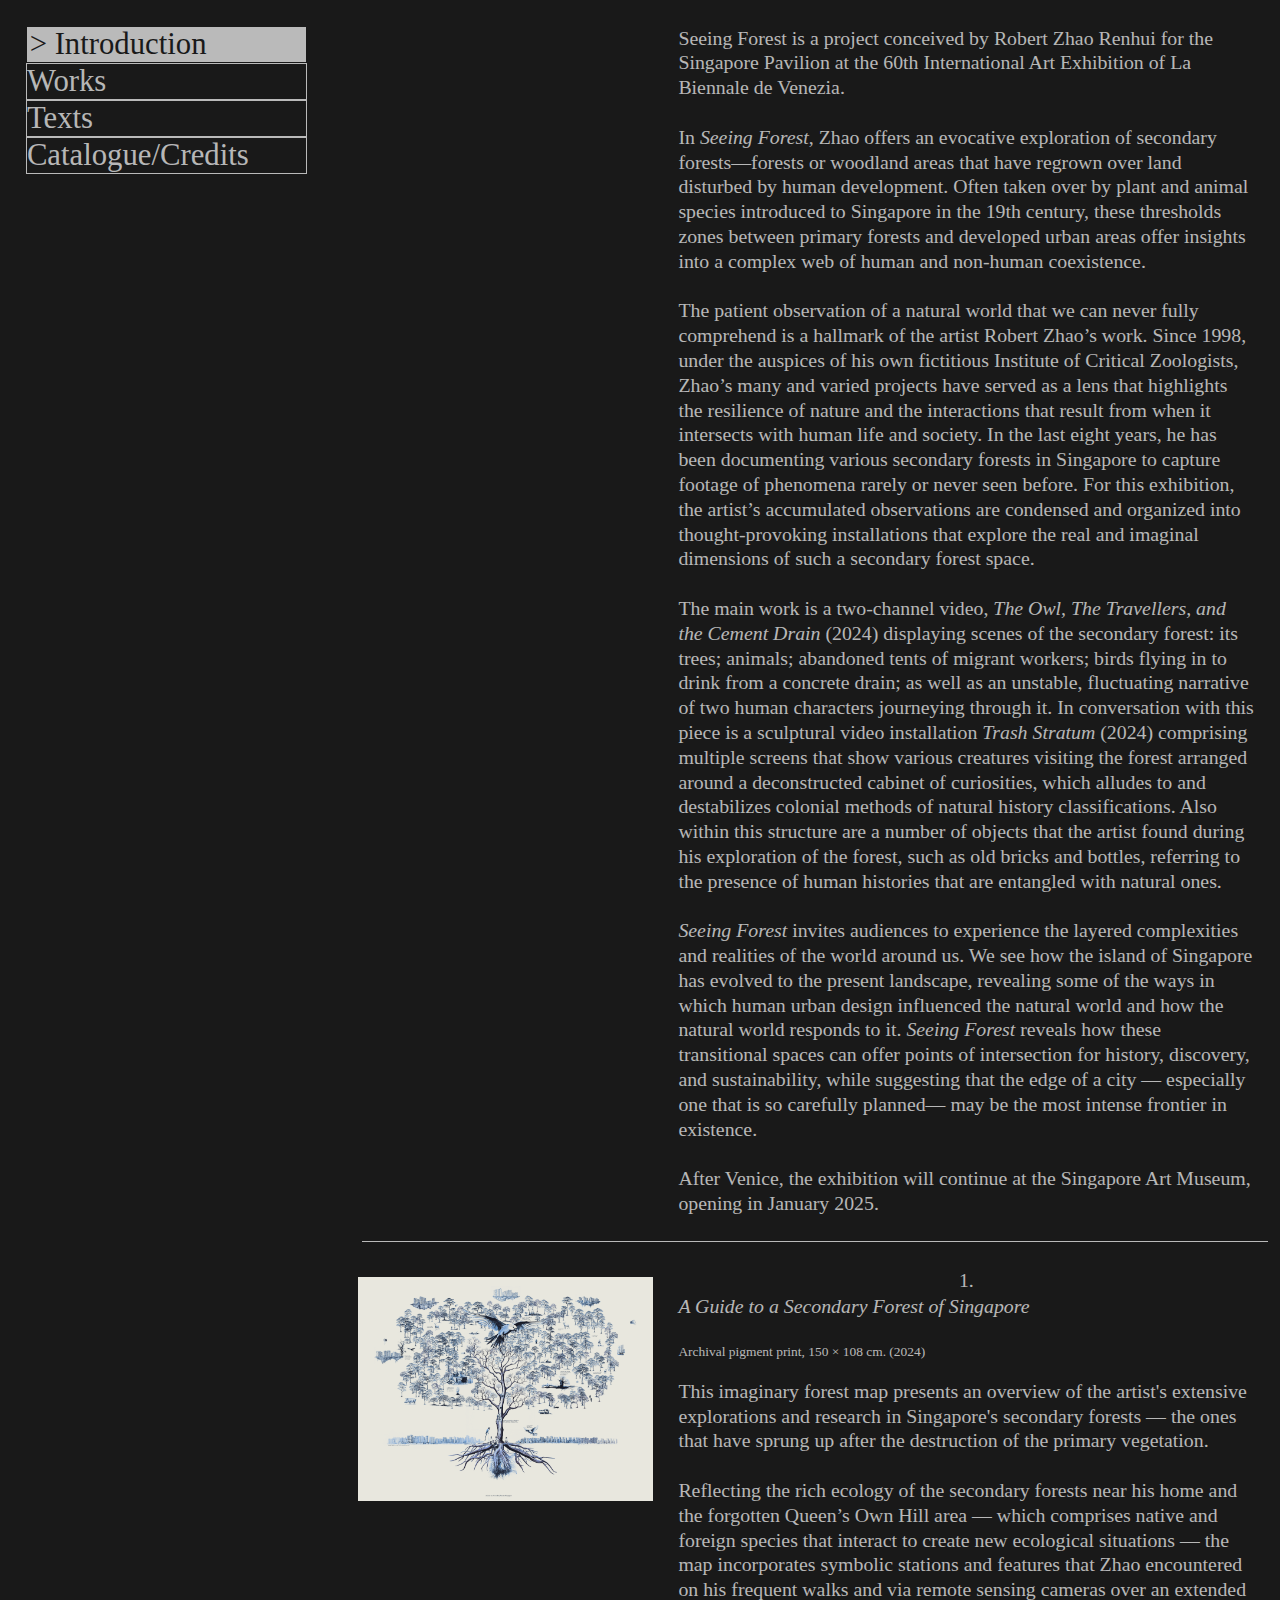
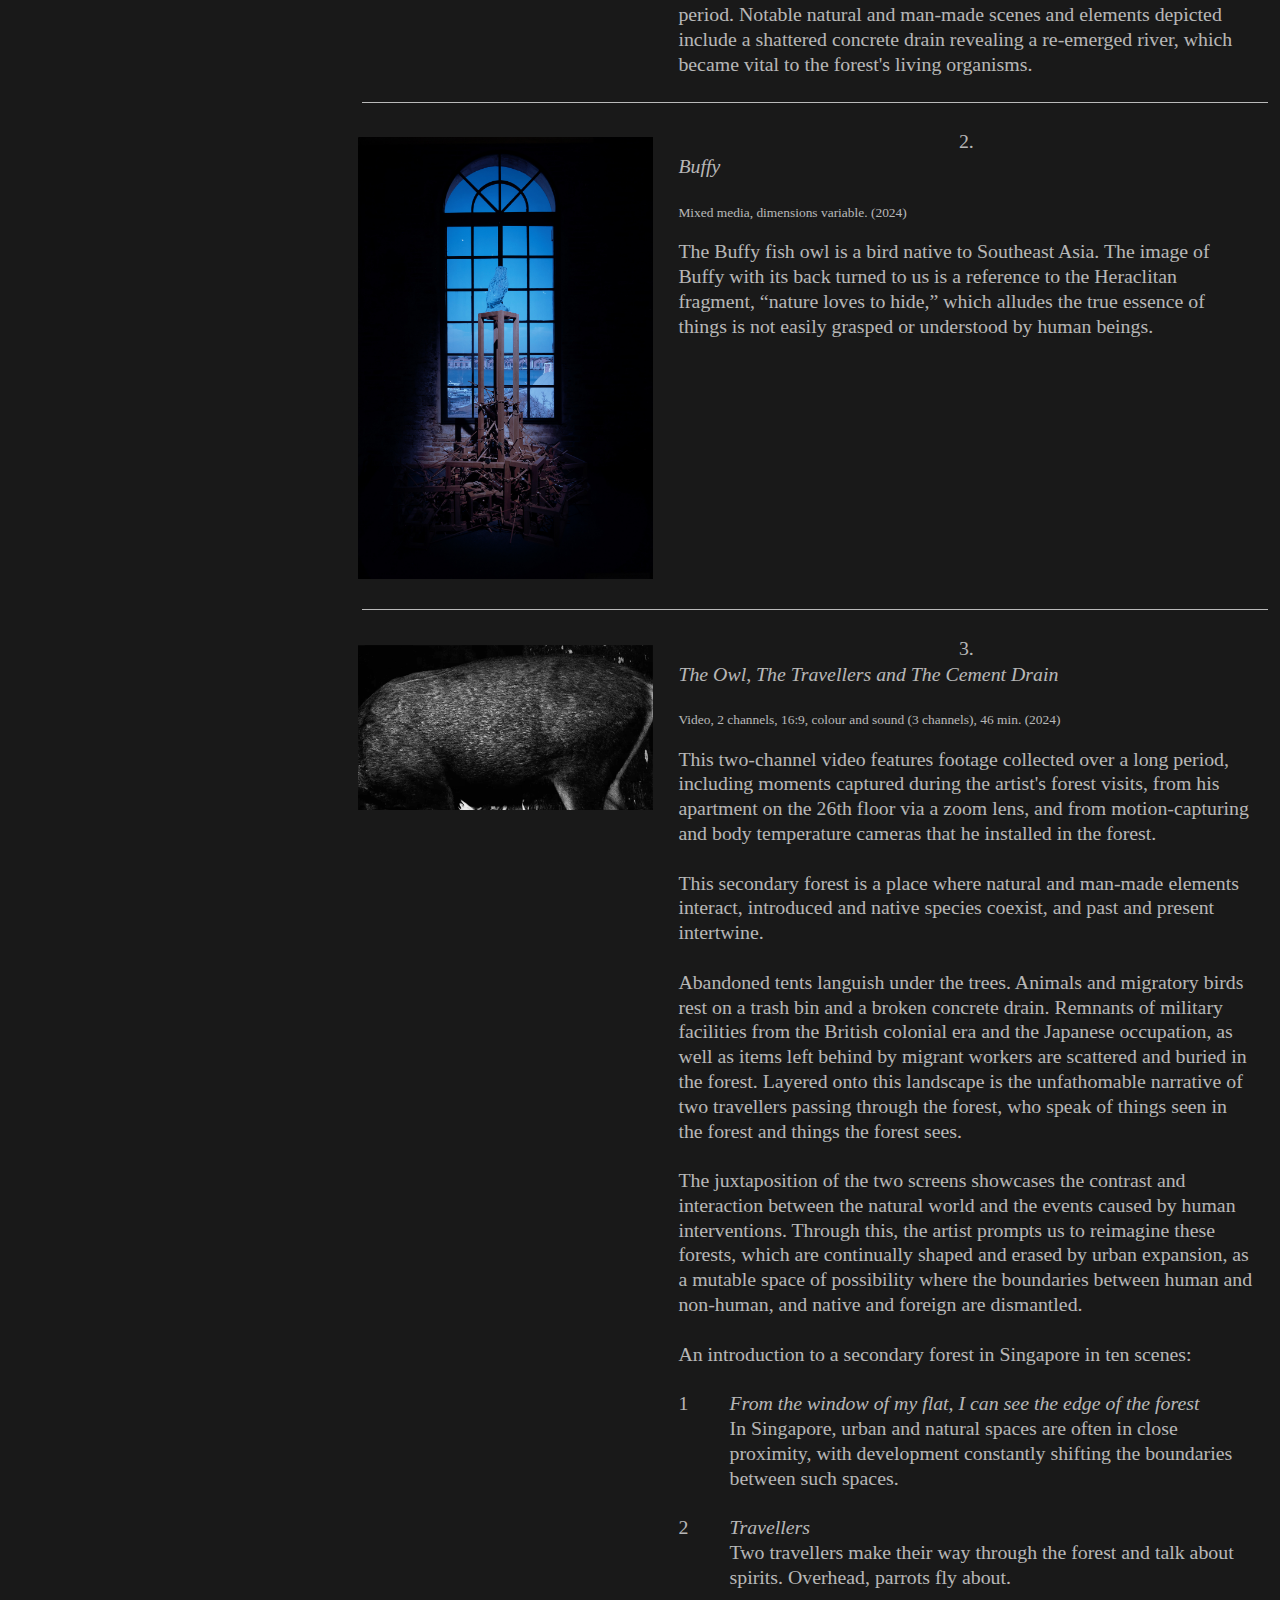
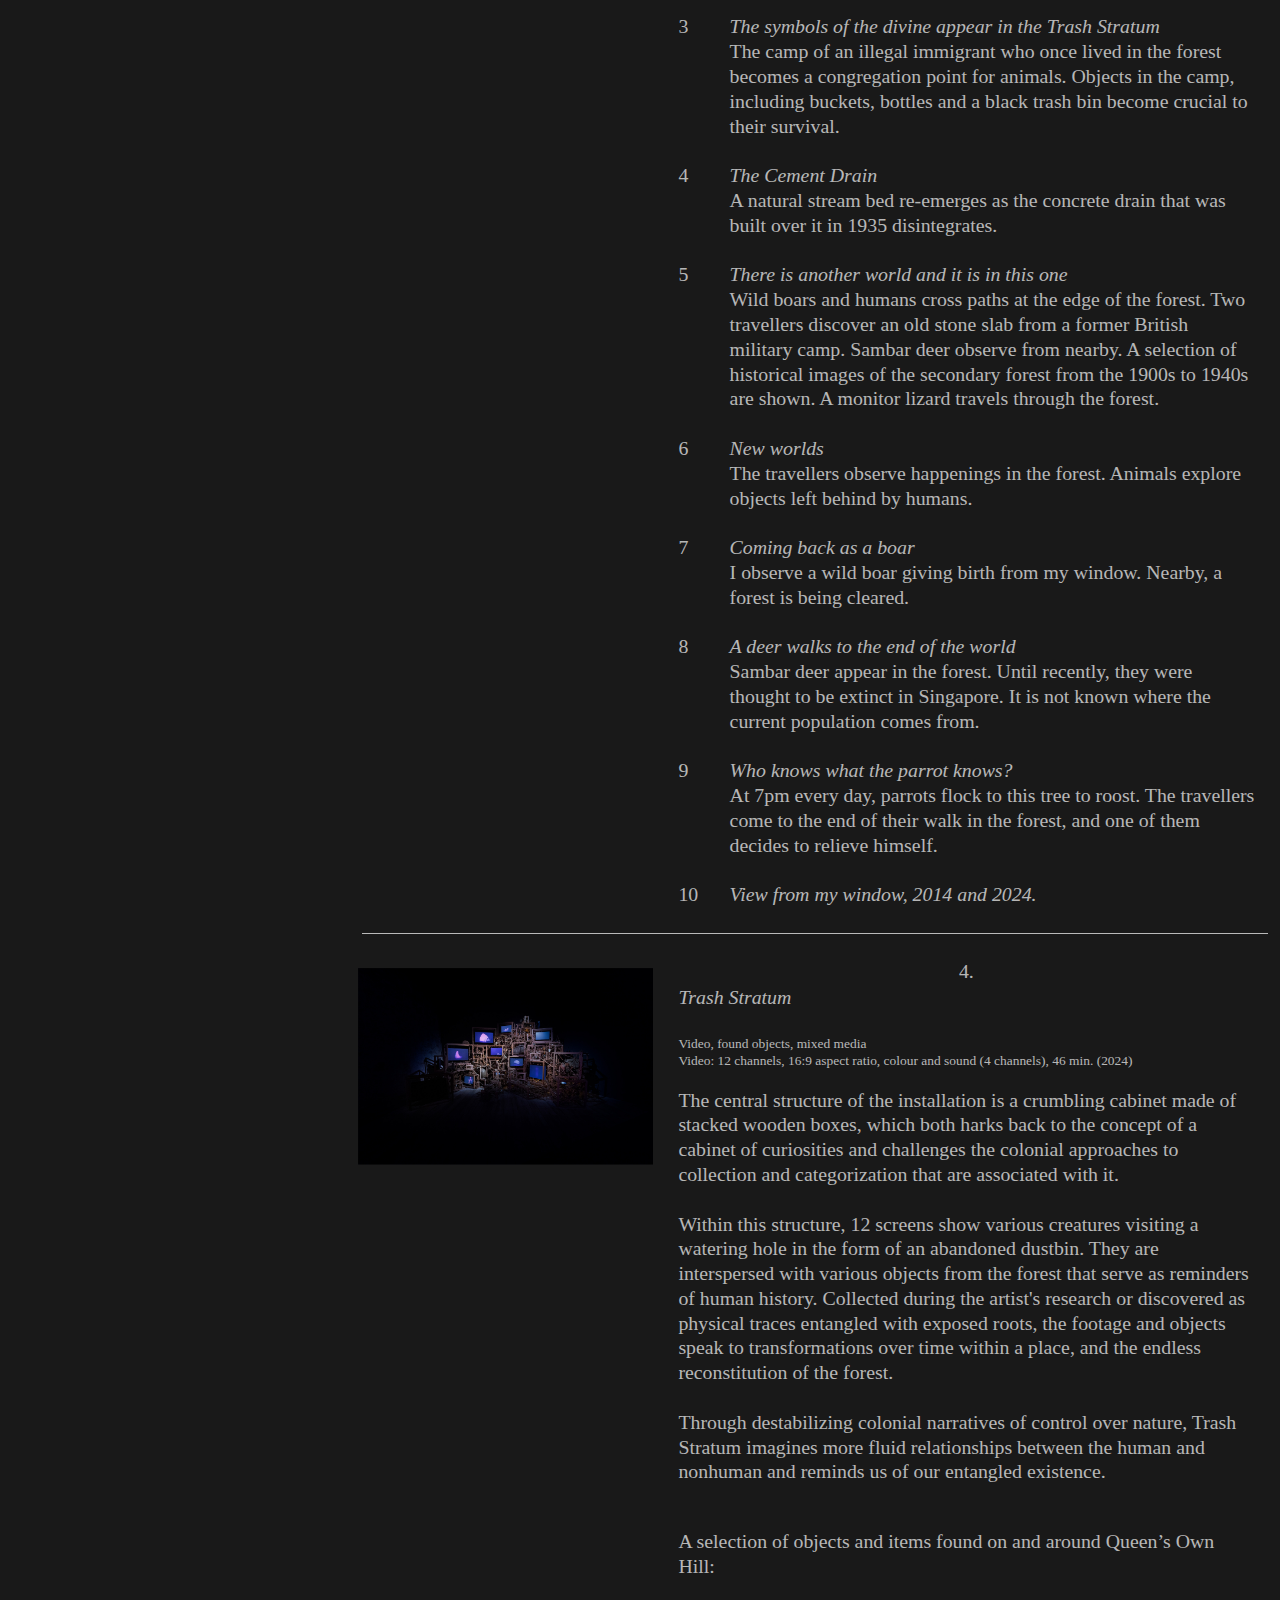
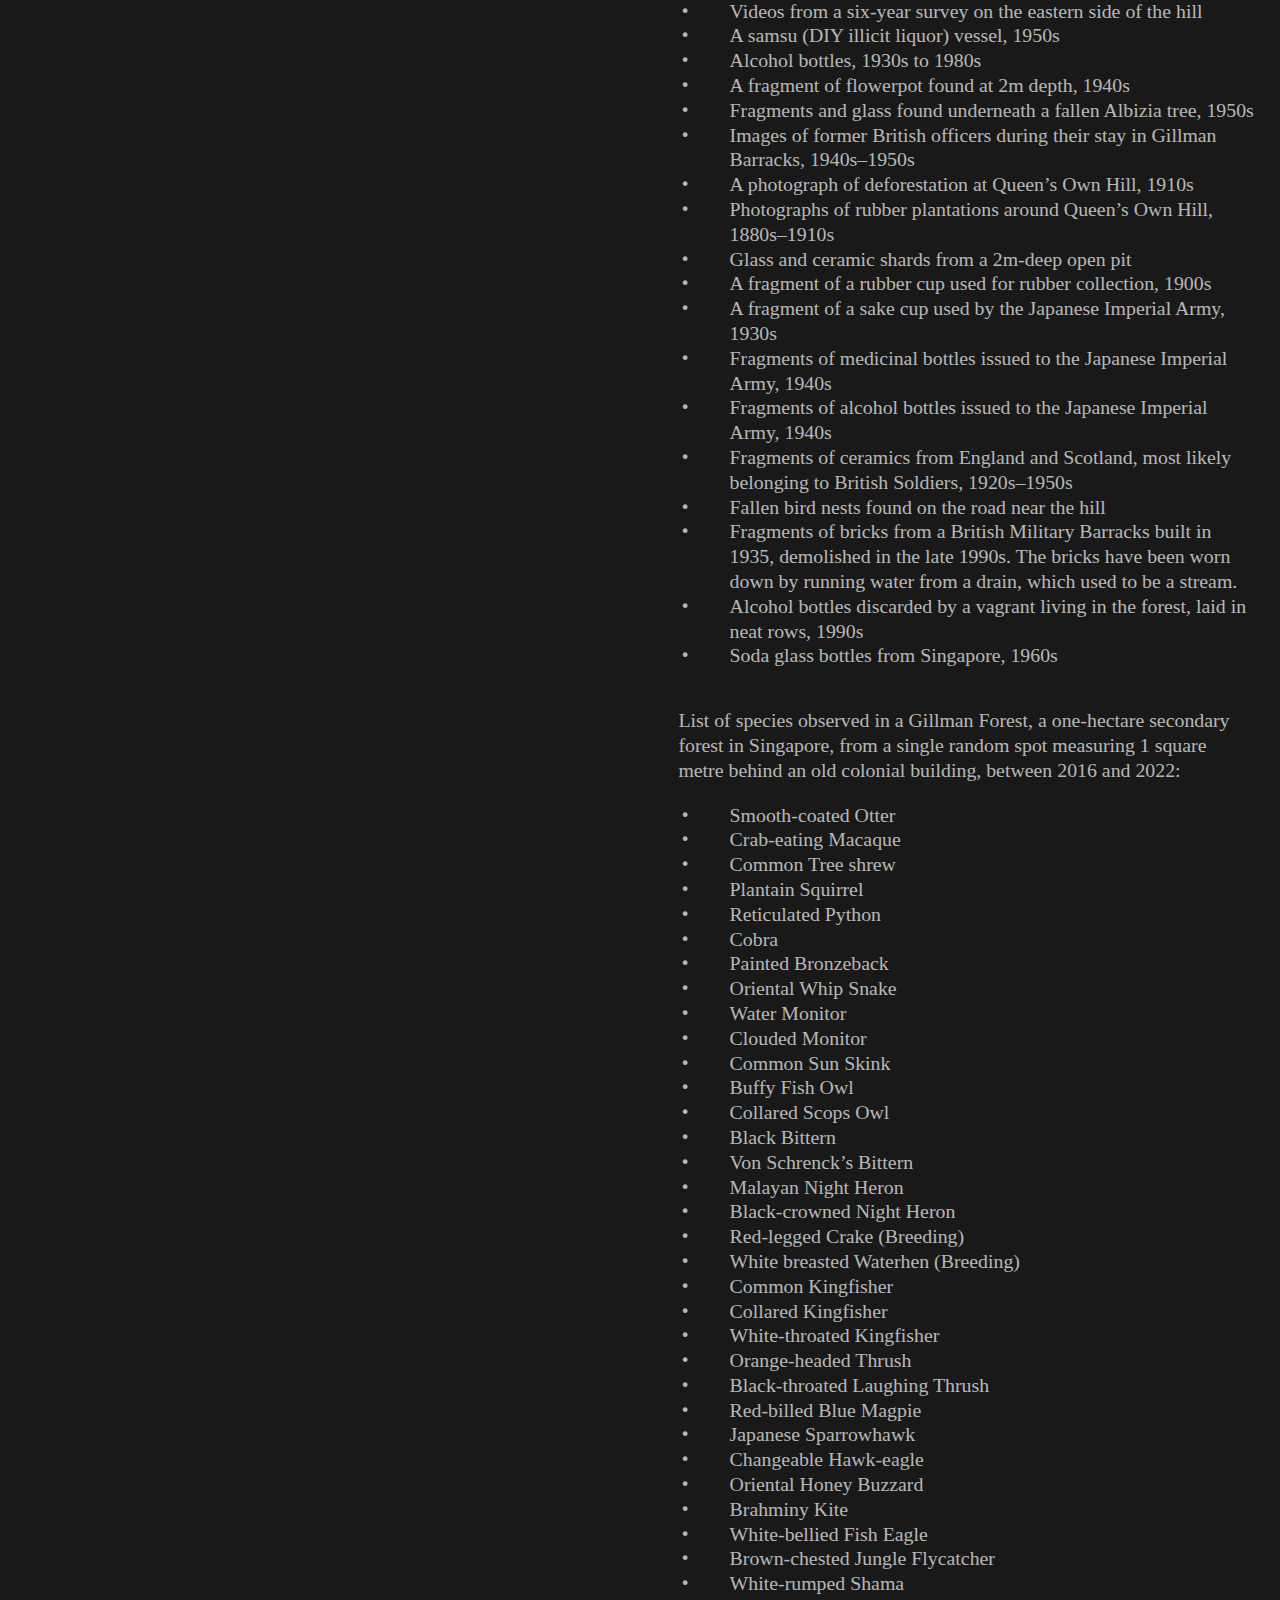
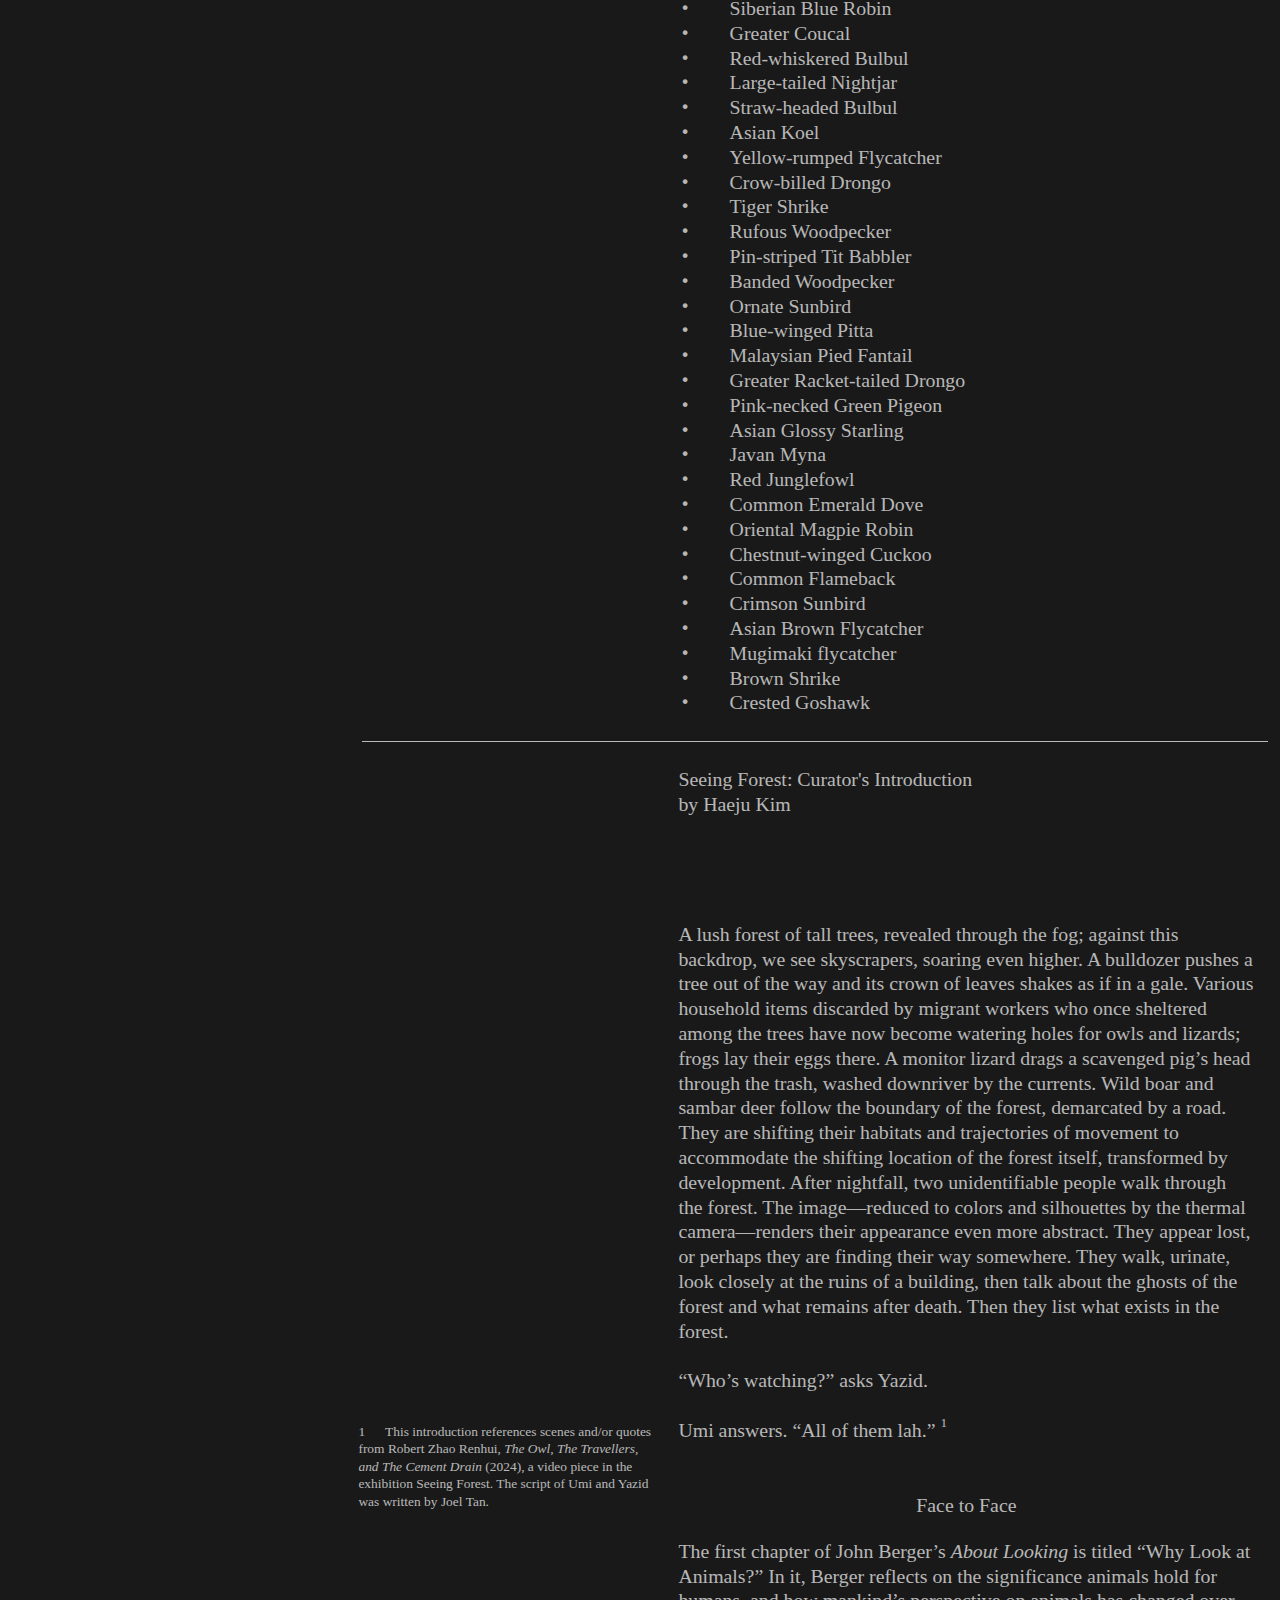
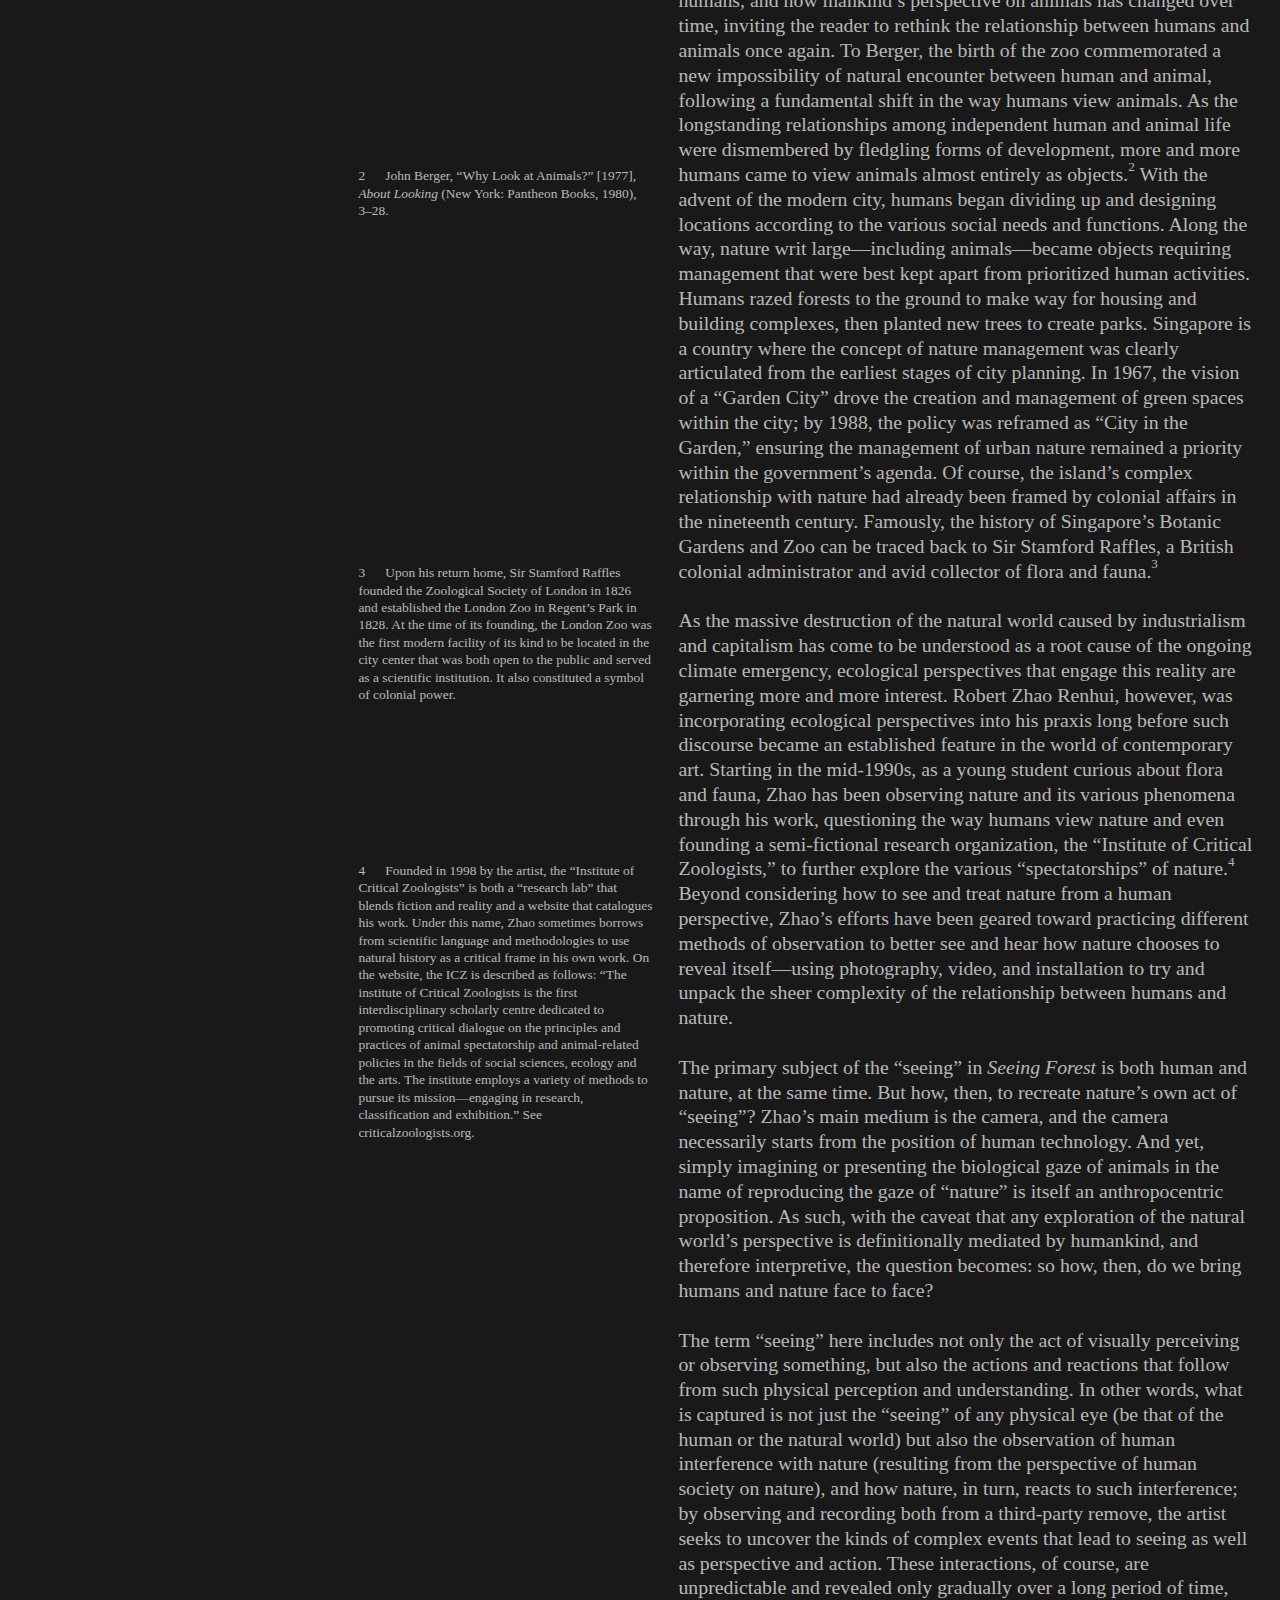
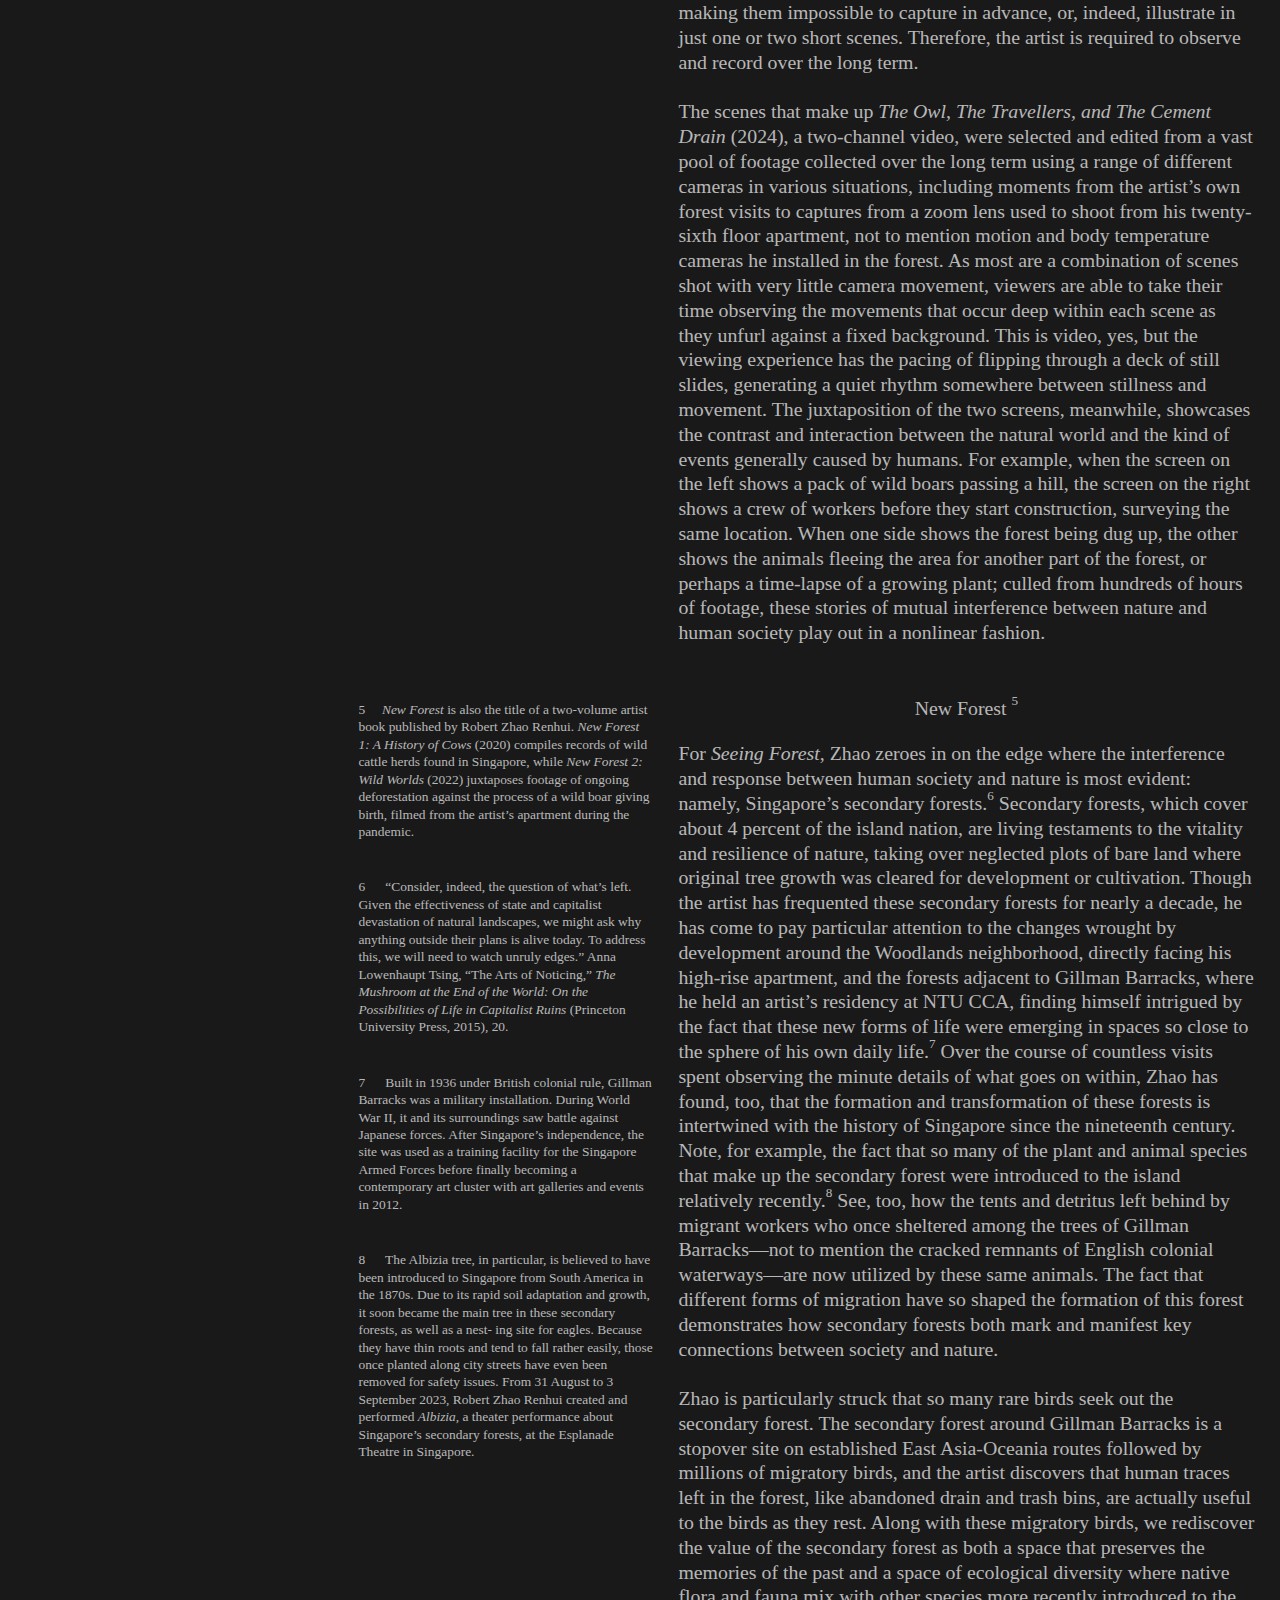
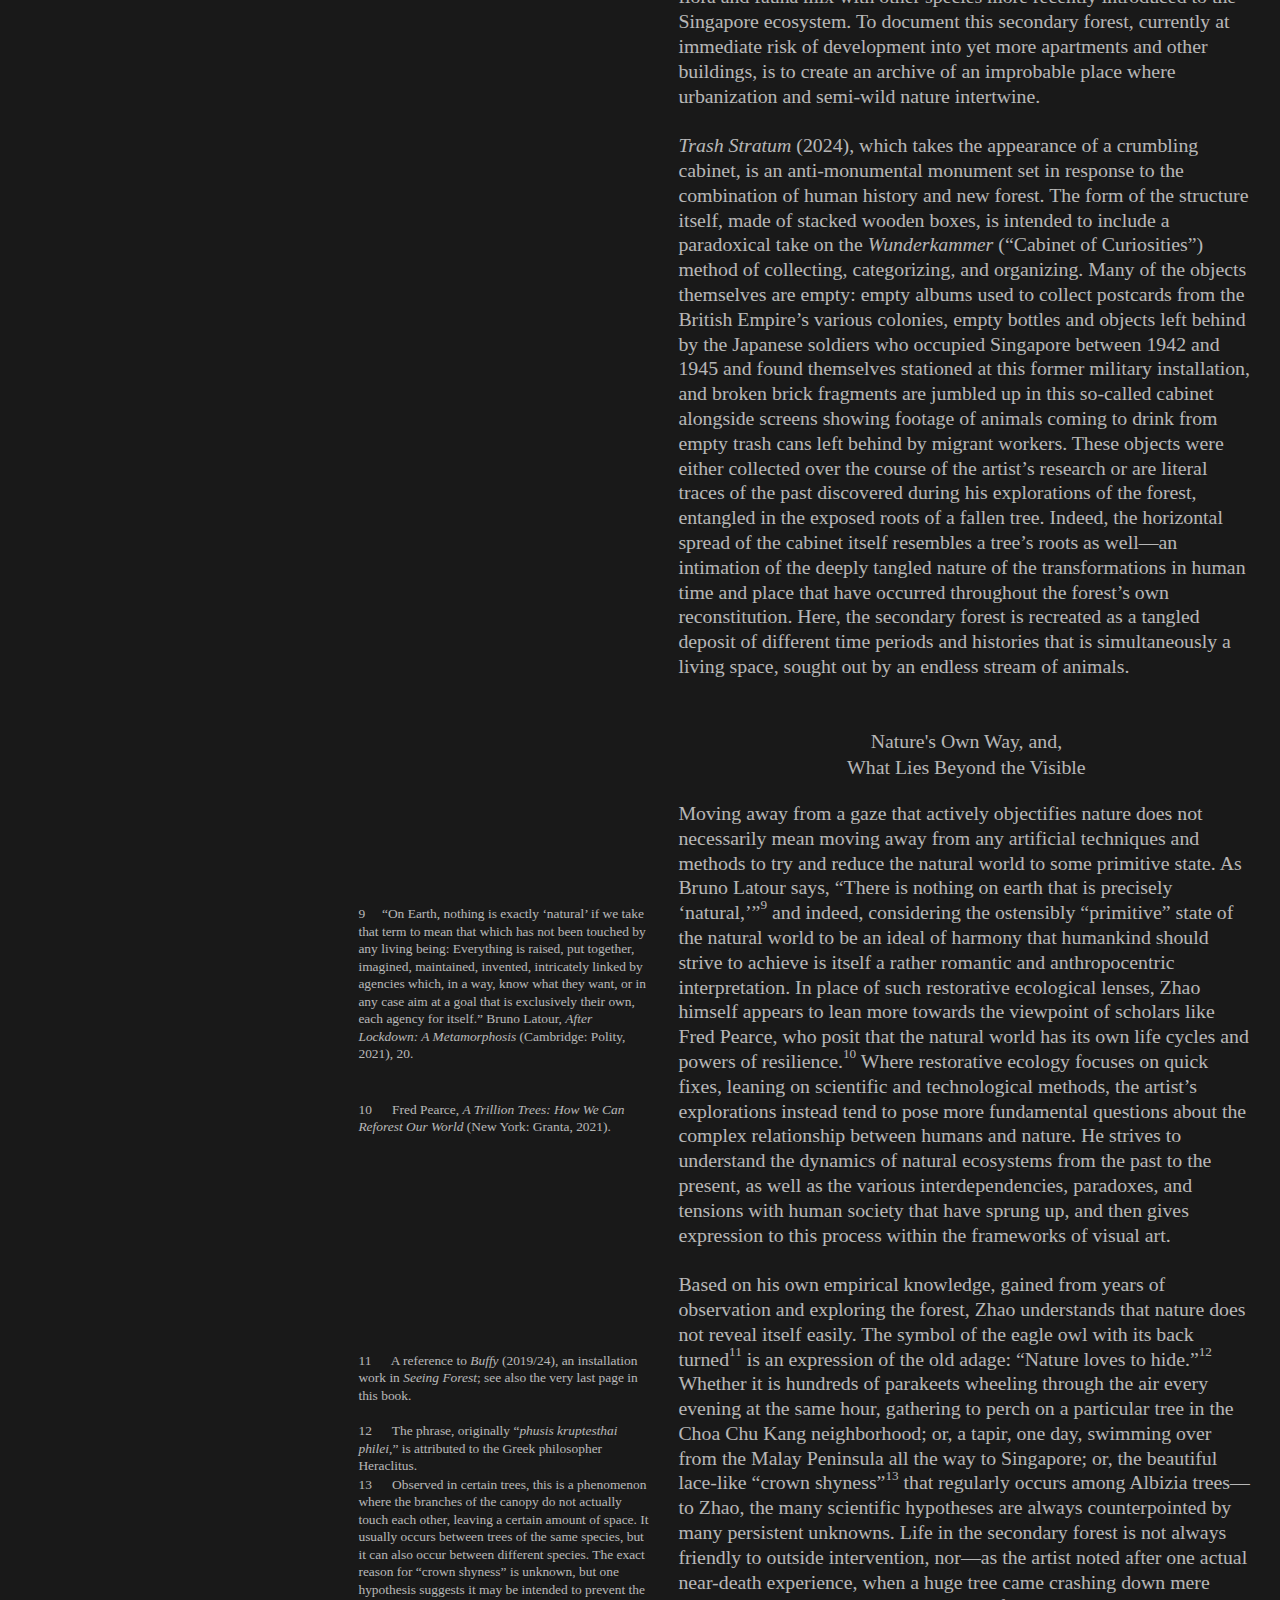
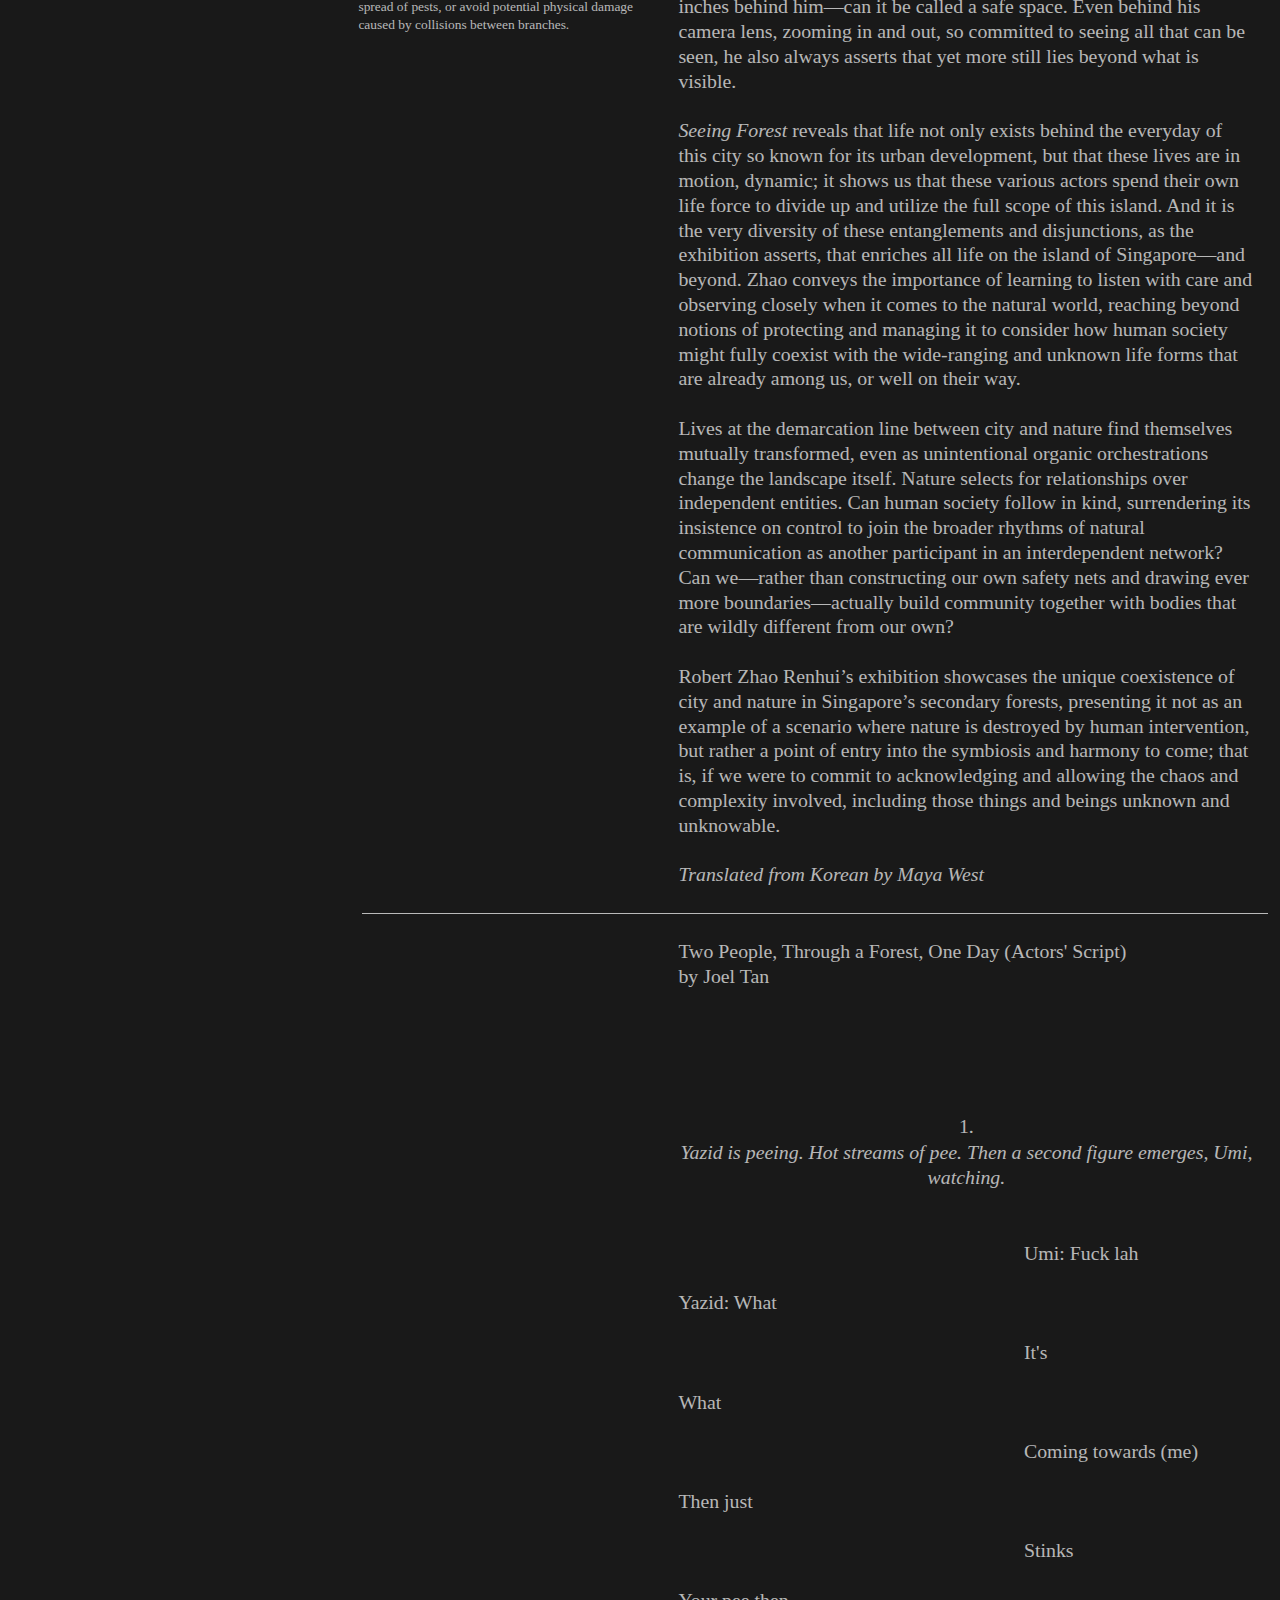
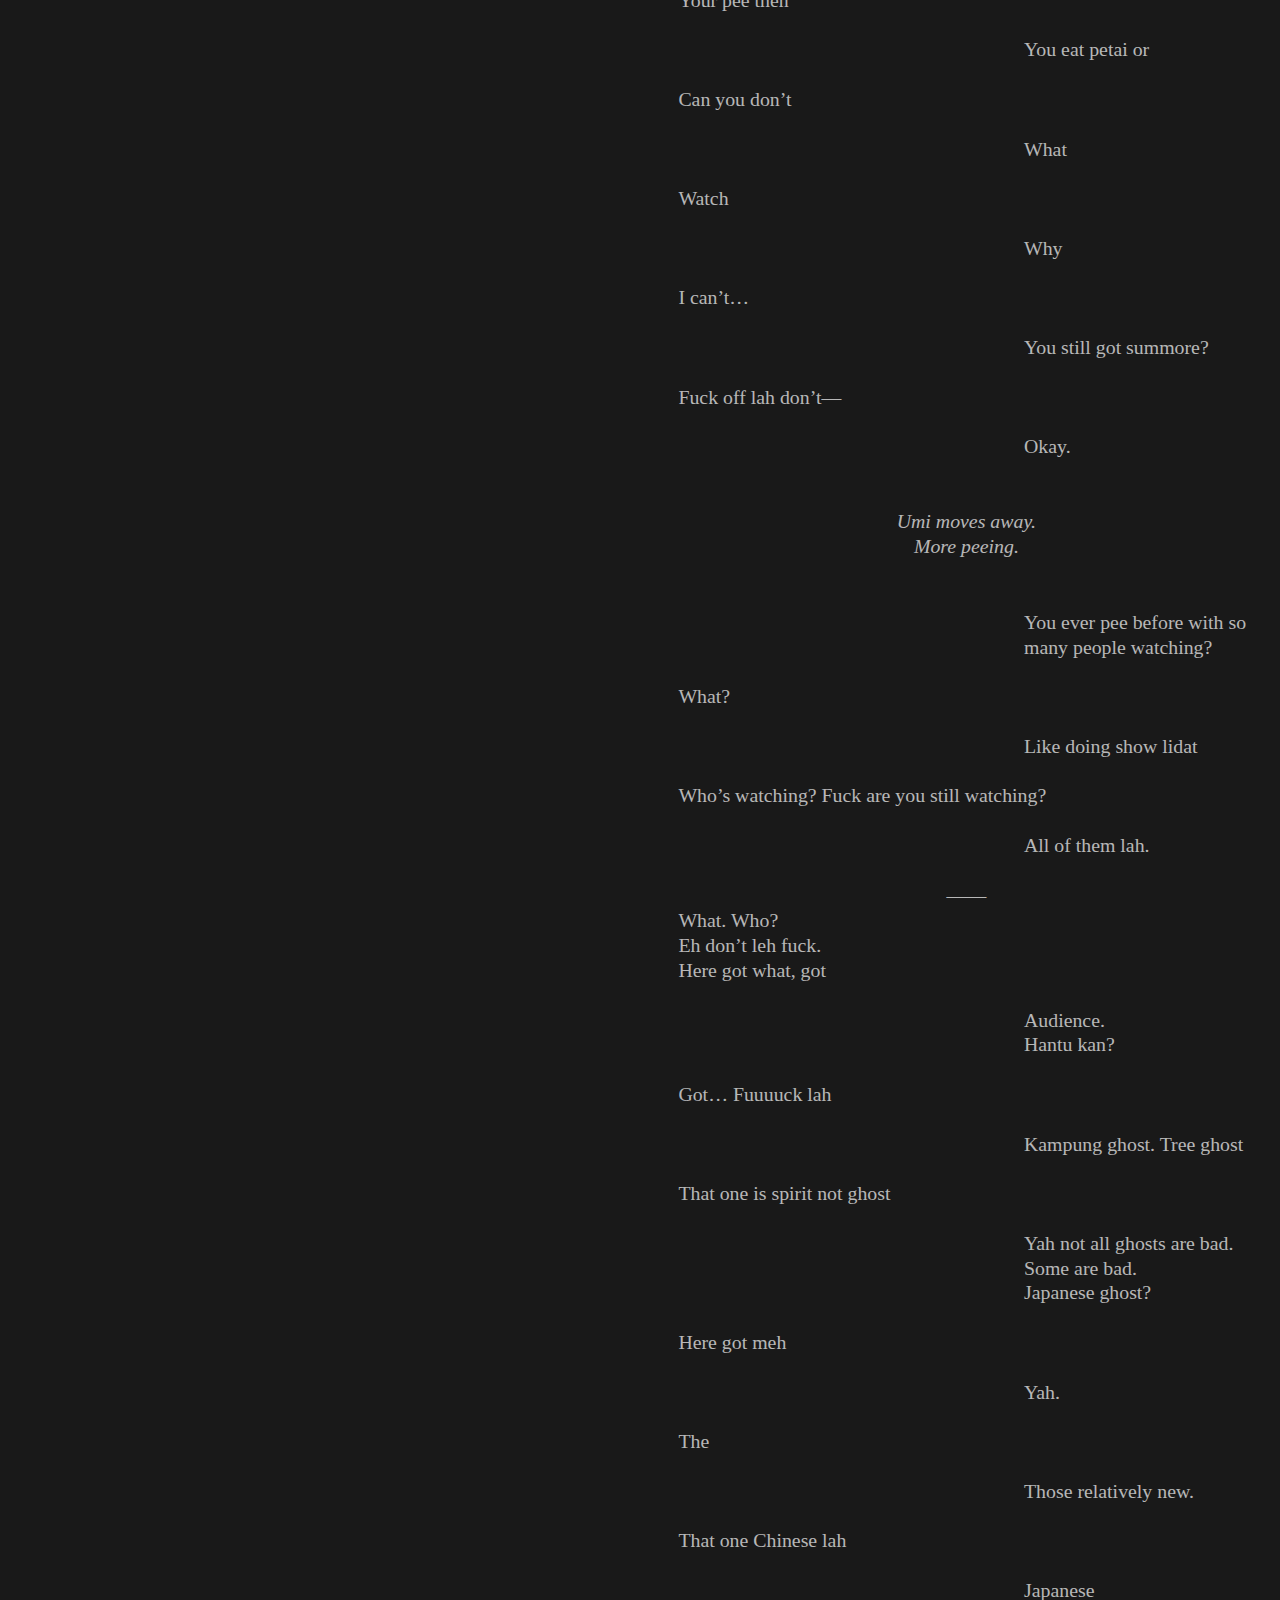
<file: more.html>
<!DOCTYPE html>
<html>
    <head>
        <meta charset="UTF-8" />
        <meta name="viewport" content="width=device-width, initial-scale=1" />
        <title>Seeing Forest</title>
        <link href="SeeingForest2.css" rel="stylesheet" type="text/css" />

        <script src="https://ajax.googleapis.com/ajax/libs/jquery/3.7.1/jquery.min.js"></script>

        <script src="more.js"></script>
    </head>

    <body>
        <div class="mainWrap">
            <div class="columns">
                <a href="#intro"
                    ><button class="titleBorder">Introduction</button></a
                >
                <a href="#works"><button class="titleBorder">Works</button></a>
                <a href="#texts"><button class="titleBorder">Texts</button></a>
                <a href="#texts"
                    ><button class="titleBorder-1">
                        Curator's Introduction
                    </button></a
                >
                <a href="#two-people"
                    ><button class="titleBorder-1">
                        Two People, Through a Forest, One Day
                    </button></a
                >
                <a href="#surprised-by-birds"
                    ><button class="titleBorder-1">
                        Surprised by Birds
                    </button></a
                >
                <a href="#credit"
                    ><button class="titleBorder">Catalogue/Credits</button></a
                >
            </div>

            <div class="columnsWide" id="intro">
                <div class="textWide-L">&nbsp;</div>

                <div class="textWide">
                    <p>
                        Seeing Forest is a project conceived by Robert Zhao
                        Renhui for the Singapore Pavilion at the 60th
                        International Art Exhibition of La Biennale de Venezia.
                    </p>

                    <p>
                        In <i>Seeing Forest</i>, Zhao offers an evocative
                        exploration of secondary forests—forests or woodland
                        areas that have regrown over land disturbed by human
                        development. Often taken over by plant and animal
                        species introduced to Singapore in the 19th century,
                        these thresholds zones between primary forests and
                        developed urban areas offer insights into a complex web
                        of human and non-human coexistence.
                    </p>

                    <p>
                        The patient observation of a natural world that we can
                        never fully comprehend is a hallmark of the artist
                        Robert Zhao’s work. Since 1998, under the auspices of
                        his own fictitious Institute of Critical Zoologists,
                        Zhao’s many and varied projects have served as a lens
                        that highlights the resilience of nature and the
                        interactions that result from when it intersects with
                        human life and society. In the last eight years, he has
                        been documenting various secondary forests in Singapore
                        to capture footage of phenomena rarely or never seen
                        before. For this exhibition, the artist’s accumulated
                        observations are condensed and organized into
                        thought-provoking installations that explore the real
                        and imaginal dimensions of such a secondary forest
                        space.
                    </p>

                    <p>
                        The main work is a two-channel video,
                        <i>The Owl, The Travellers, and the Cement Drain</i>
                        (2024) displaying scenes of the secondary forest: its
                        trees; animals; abandoned tents of migrant workers;
                        birds flying in to drink from a concrete drain; as well
                        as an unstable, fluctuating narrative of two human
                        characters journeying through it. In conversation with
                        this piece is a sculptural video installation
                        <i>Trash Stratum</i> (2024) comprising multiple screens
                        that show various creatures visiting the forest arranged
                        around a deconstructed cabinet of curiosities, which
                        alludes to and destabilizes colonial methods of natural
                        history classifications. Also within this structure are
                        a number of objects that the artist found during his
                        exploration of the forest, such as old bricks and
                        bottles, referring to the presence of human histories
                        that are entangled with natural ones.
                    </p>

                    <p>
                        <i>Seeing Forest</i> invites audiences to experience the
                        layered complexities and realities of the world around
                        us. We see how the island of Singapore has evolved to
                        the present landscape, revealing some of the ways in
                        which human urban design influenced the natural world
                        and how the natural world responds to it.
                        <i>Seeing Forest</i> reveals how these transitional
                        spaces can offer points of intersection for history,
                        discovery, and sustainability, while suggesting that the
                        edge of a city — especially one that is so carefully
                        planned— may be the most intense frontier in existence.
                    </p>

                    <p>
                        After Venice, the exhibition will continue at the
                        Singapore Art Museum, opening in January 2025.
                    </p>
                </div>

                <hr id="works" />

                <div class="textWide-L">
                    <div class="works-Inside">
                        <img src="01-guide.png" />
                    </div>
                </div>

                <div class="textWide">
                    <div class="center-align measure">1.</div>
                    <p><i>A Guide to a Secondary Forest of Singapore</i></p>

                    <h4>Archival pigment print, 150 × 108 cm. (2024)</h4>

                    <p>
                        This imaginary forest map presents an overview of the
                        artist's extensive explorations and research in
                        Singapore's secondary forests — the ones that have
                        sprung up after the destruction of the primary
                        vegetation.
                    </p>

                    <p>
                        Reflecting the rich ecology of the secondary forests
                        near his home and the forgotten Queen’s Own Hill area —
                        which comprises native and foreign species that interact
                        to create new ecological situations — the map
                        incorporates symbolic stations and features that Zhao
                        encountered on his frequent walks and via remote sensing
                        cameras over an extended period. Notable natural and
                        man-made scenes and elements depicted include a
                        shattered concrete drain revealing a re-emerged river,
                        which became vital to the forest's living organisms.
                    </p>
                </div>

                <hr />

                <div class="textWide-L">
                    <div class="works-Inside">
                        <img src="B-01.jpg" />
                    </div>
                </div>

                <div class="textWide">
                    <div class="center-align">2.</div>
                    <p><i>Buffy</i></p>

                    <h4>Mixed media, dimensions variable. (2024)</h4>

                    <p>
                        The Buffy fish owl is a bird native to Southeast Asia.
                        The image of Buffy with its back turned to us is a
                        reference to the Heraclitan fragment, “nature loves to
                        hide,” which alludes the true essence of things is not
                        easily grasped or understood by human beings.
                    </p>
                </div>
                <hr />
                <div class="textWide-L">
                    <div class="works-Inside">
                        <img class="mySlides" src="A-Vid01.jpg" />
                        <img class="mySlides" src="A-Vid02.jpg" />
                        <img class="mySlides" src="A-Vid03.jpg" />
                        <img class="mySlides" src="A-Vid04.jpg" />
                        <img class="mySlides" src="A-Vid05.jpg" />
                        <img class="mySlides" src="A-Vid06.png" />
                        <img class="mySlides" src="A-Vid07.png" />
                        <img class="mySlides" src="A-Vid08.png" />
                        <img class="mySlides" src="A-Vid09.png" />
                        <img class="mySlides" src="A-Vid10.png" />
                        <img class="mySlides" src="A-Vid11.png" />
                        <img class="mySlides" src="A-Vid12.png" />
                    </div>
                </div>

                <div class="textWide chapters">
                    <div class="center-align">3.</div>
                    <p><i>The Owl, The Travellers and The Cement Drain</i></p>

                    <h4>
                        Video, 2 channels, 16:9, colour and sound (3 channels),
                        46 min. (2024)
                    </h4>

                    <p>
                        This two-channel video features footage collected over a
                        long period, including moments captured during the
                        artist's forest visits, from his apartment on the 26th
                        floor via a zoom lens, and from motion-capturing and
                        body temperature cameras that he installed in the
                        forest.
                    </p>

                    <p>
                        This secondary forest is a place where natural and
                        man-made elements interact, introduced and native
                        species coexist, and past and present intertwine.
                    </p>

                    <p>
                        Abandoned tents languish under the trees. Animals and
                        migratory birds rest on a trash bin and a broken
                        concrete drain. Remnants of military facilities from the
                        British colonial era and the Japanese occupation, as
                        well as items left behind by migrant workers are
                        scattered and buried in the forest. Layered onto this
                        landscape is the unfathomable narrative of two
                        travellers passing through the forest, who speak of
                        things seen in the forest and things the forest sees.
                    </p>

                    <p>
                        The juxtaposition of the two screens showcases the
                        contrast and interaction between the natural world and
                        the events caused by human interventions. Through this,
                        the artist prompts us to reimagine these forests, which
                        are continually shaped and erased by urban expansion, as
                        a mutable space of possibility where the boundaries
                        between human and non-human, and native and foreign are
                        dismantled.
                    </p>

                    <p>
                        An introduction to a secondary forest in Singapore in
                        ten scenes:
                    </p>

                    <h1>
                        From the window of my flat, I can see the edge of the
                        forest
                    </h1>
                    <p class="Indent">
                        In Singapore, urban and natural spaces are often in
                        close proximity, with development constantly shifting
                        the boundaries between such spaces.
                    </p>

                    <h1>Travellers</h1>
                    <p class="Indent">
                        Two travellers make their way through the forest and
                        talk about spirits. Overhead, parrots fly about.
                    </p>

                    <h1>
                        The symbols of the divine appear in the
                        <i>Trash Stratum</i>
                    </h1>
                    <p class="Indent">
                        The camp of an illegal immigrant who once lived in the
                        forest becomes a congregation point for animals. Objects
                        in the camp, including buckets, bottles and a black
                        trash bin become crucial to their survival.
                    </p>

                    <h1>The Cement Drain</h1>
                    <p class="Indent">
                        A natural stream bed re-emerges as the concrete drain
                        that was built over it in 1935 disintegrates.
                    </p>

                    <h1>There is another world and it is in this one</h1>
                    <p class="Indent">
                        Wild boars and humans cross paths at the edge of the
                        forest. Two travellers discover an old stone slab from a
                        former British military camp. Sambar deer observe from
                        nearby. A selection of historical images of the
                        secondary forest from the 1900s to 1940s are shown. A
                        monitor lizard travels through the forest.
                    </p>

                    <h1>New worlds</h1>
                    <p class="Indent">
                        The travellers observe happenings in the forest. Animals
                        explore objects left behind by humans.
                    </p>

                    <h1>Coming back as a boar</h1>
                    <p class="Indent">
                        I observe a wild boar giving birth from my window.
                        Nearby, a forest is being cleared.
                    </p>

                    <h1>A deer walks to the end of the world</h1>
                    <p class="Indent">
                        Sambar deer appear in the forest. Until recently, they
                        were thought to be extinct in Singapore. It is not known
                        where the current population comes from.
                    </p>

                    <h1>Who knows what the parrot knows?</h1>
                    <p class="Indent">
                        At 7pm every day, parrots flock to this tree to roost.
                        The travellers come to the end of their walk in the
                        forest, and one of them decides to relieve himself.
                    </p>

                    <h1>View from my window, 2014 and 2024.</h1>
                </div>

                <hr />
                <div class="textWide-L">
                    <div class="works-Inside">
                        <img class="mySlides1" src="T-02.jpg" />
                        <img class="mySlides1" src="T-03.jpg" />
                        <img class="mySlides1" src="T-05.jpg" />
                        <img class="mySlides1" src="T-01.jpg" />
                    </div>
                </div>

                <div class="textWide">
                    <div class="center-align">4.</div>
                    <p><i>Trash Stratum</i></p>

                    <h4>
                        Video, found objects, mixed media<br />
                        Video: 12 channels, 16:9 aspect ratio, colour and sound
                        (4 channels), 46 min. (2024)
                    </h4>

                    <p>
                        The central structure of the installation is a crumbling
                        cabinet made of stacked wooden boxes, which both harks
                        back to the concept of a cabinet of curiosities and
                        challenges the colonial approaches to collection and
                        categorization that are associated with it.
                    </p>

                    <p>
                        Within this structure, 12 screens show various creatures
                        visiting a watering hole in the form of an abandoned
                        dustbin. They are interspersed with various objects from
                        the forest that serve as reminders of human history.
                        Collected during the artist's research or discovered as
                        physical traces entangled with exposed roots, the
                        footage and objects speak to transformations over time
                        within a place, and the endless reconstitution of the
                        forest.
                    </p>

                    <p>
                        Through destabilizing colonial narratives of control
                        over nature, Trash Stratum imagines more fluid
                        relationships between the human and nonhuman and reminds
                        us of our entangled existence.
                    </p>
                    <br />

                    <div class="creditsUL-works">
                        <ul>
                            A selection of objects and items found on and around
                            Queen’s Own Hill:
                        </ul>
                        <br />
                        <li>
                            Videos from a six-year survey on the eastern side of
                            the hill
                        </li>
                        <li>A samsu (DIY illicit liquor) vessel, 1950s</li>
                        <li>Alcohol bottles, 1930s to 1980s</li>
                        <li>
                            A fragment of flowerpot found at 2m depth, 1940s
                        </li>
                        <li>
                            Fragments and glass found underneath a fallen
                            Albizia tree, 1950s
                        </li>
                        <li>
                            Images of former British officers during their stay
                            in Gillman Barracks, 1940s–1950s
                        </li>
                        <li>
                            A photograph of deforestation at Queen’s Own Hill,
                            1910s
                        </li>
                        <li>
                            Photographs of rubber plantations around Queen’s Own
                            Hill, 1880s–1910s
                        </li>
                        <li>
                            Glass and ceramic shards from a 2m-deep open pit
                        </li>
                        <li>
                            A fragment of a rubber cup used for rubber
                            collection, 1900s
                        </li>
                        <li>
                            A fragment of a sake cup used by the Japanese
                            Imperial Army, 1930s
                        </li>
                        <li>
                            Fragments of medicinal bottles issued to the
                            Japanese Imperial Army, 1940s
                        </li>
                        <li>
                            Fragments of alcohol bottles issued to the Japanese
                            Imperial Army, 1940s
                        </li>
                        <li>
                            Fragments of ceramics from England and Scotland,
                            most likely belonging to British Soldiers,
                            1920s–1950s
                        </li>
                        <li>
                            Fallen bird nests found on the road near the hill
                        </li>
                        <li>
                            Fragments of bricks from a British Military Barracks
                            built in 1935, demolished in the late 1990s. The
                            bricks have been worn down by running water from a
                            drain, which used to be a stream.
                        </li>
                        <li>
                            Alcohol bottles discarded by a vagrant living in the
                            forest, laid in neat rows, 1990s
                        </li>
                        <li>Soda glass bottles from Singapore, 1960s</li>
                        <br /><br />
                    </div>

                    <div class="creditsUL-works">
                        <ul>
                            List of species observed in a Gillman Forest, a
                            one-hectare secondary forest in Singapore, from a
                            single random spot measuring 1 square metre behind
                            an old colonial building, between 2016 and 2022:
                        </ul>
                        <br />
                        <li>Smooth-coated Otter</li>
                        <li>Crab-eating Macaque</li>
                        <li>Common Tree shrew</li>
                        <li>Plantain Squirrel</li>
                        <li>Reticulated Python</li>
                        <li>Cobra</li>
                        <li>Painted Bronzeback</li>
                        <li>Oriental Whip Snake</li>
                        <li>Water Monitor</li>
                        <li>Clouded Monitor</li>
                        <li>Common Sun Skink</li>
                        <li>Buffy Fish Owl</li>
                        <li>Collared Scops Owl</li>
                        <li>Black Bittern</li>
                        <li>Von Schrenck’s Bittern</li>
                        <li>Malayan Night Heron</li>
                        <li>Black-crowned Night Heron</li>
                        <li>Red-legged Crake (Breeding)</li>
                        <li>White breasted Waterhen (Breeding)</li>
                        <li>Common Kingfisher</li>
                        <li>Collared Kingfisher</li>
                        <li>White-throated Kingfisher</li>
                        <li>Orange-headed Thrush</li>
                        <li>Black-throated Laughing Thrush</li>
                        <li>Red-billed Blue Magpie</li>
                        <li>Japanese Sparrowhawk</li>
                        <li>Changeable Hawk-eagle</li>
                        <li>Oriental Honey Buzzard</li>
                        <li>Brahminy Kite</li>
                        <li>White-bellied Fish Eagle</li>
                        <li>Brown-chested Jungle Flycatcher</li>
                        <li>White-rumped Shama</li>
                        <li>Siberian Blue Robin</li>
                        <li>Greater Coucal</li>
                        <li>Red-whiskered Bulbul</li>
                        <li>Large-tailed Nightjar</li>
                        <li>Straw-headed Bulbul</li>
                        <li>Asian Koel</li>
                        <li>Yellow-rumped Flycatcher</li>
                        <li>Crow-billed Drongo</li>
                        <li>Tiger Shrike</li>
                        <li>Rufous Woodpecker</li>
                        <li>Pin-striped Tit Babbler</li>
                        <li>Banded Woodpecker</li>
                        <li>Ornate Sunbird</li>
                        <li>Blue-winged Pitta</li>
                        <li>Malaysian Pied Fantail</li>
                        <li>Greater Racket-tailed Drongo</li>
                        <li>Pink-necked Green Pigeon</li>
                        <li>Asian Glossy Starling</li>
                        <li>Javan Myna</li>
                        <li>Red Junglefowl</li>
                        <li>Common Emerald Dove</li>
                        <li>Oriental Magpie Robin</li>
                        <li>Chestnut-winged Cuckoo</li>
                        <li>Common Flameback</li>
                        <li>Crimson Sunbird</li>
                        <li>Asian Brown Flycatcher</li>
                        <li>Mugimaki flycatcher</li>
                        <li>Brown Shrike</li>
                        <li>Crested Goshawk</li>
                    </div>
                </div>

                <hr id="texts" />

                <div class="textWide-L">
                    <div class="ref">
                        <h4>
                            1 &emsp; This introduction references scenes and/or
                            quotes from Robert Zhao Renhui,
                            <i>The Owl, The Travellers, and The Cement Drain</i>
                            (2024), a video piece in the exhibition Seeing
                            Forest. The script of Umi and Yazid was written by
                            Joel Tan.
                        </h4>
                    </div>

                    <div class="ref2">
                        <h4>
                            2 &emsp; John Berger, “Why Look at Animals?” [1977],
                            <i>About Looking</i> (New York: Pantheon Books,
                            1980), 3–28.
                        </h4>
                    </div>

                    <div class="ref3">
                        <h4>
                            3 &emsp; Upon his return home, Sir Stamford Raffles
                            founded the Zoological Society of London in 1826 and
                            established the London Zoo in Regent’s Park in 1828.
                            At the time of its founding, the London Zoo was the
                            first modern facility of its kind to be located in
                            the city center that was both open to the public and
                            served as a scientific institution. It also
                            constituted a symbol of colonial power.
                        </h4>
                    </div>

                    <div class="ref4">
                        <h4>
                            4 &emsp; Founded in 1998 by the artist, the
                            “Institute of Critical Zoologists” is both a
                            “research lab” that blends fiction and reality and a
                            website that catalogues his work. Under this name,
                            Zhao sometimes borrows from scientific language and
                            methodologies to use natural history as a critical
                            frame in his own work. On the website, the ICZ is
                            described as follows: “The institute of Critical
                            Zoologists is the first interdisciplinary scholarly
                            centre dedicated to promoting critical dialogue on
                            the principles and practices of animal spectatorship
                            and animal-related policies in the fields of social
                            sciences, ecology and the arts. The institute
                            employs a variety of methods to pursue its
                            mission—engaging in research, classification and
                            exhibition.” See
                            <a href="https://www.criticalzoologists.org"
                                >criticalzoologists.org</a
                            >.
                        </h4>
                    </div>

                    <div class="ref5">
                        <h4>
                            5 &emsp;<i>New Forest</i> is also the title of a
                            two-volume artist book published by Robert Zhao
                            Renhui.
                            <i>New Forest 1: A History of Cows</i> (2020)
                            compiles records of wild cattle herds found in
                            Singapore, while
                            <i>New Forest 2: Wild Worlds</i> (2022) juxtaposes
                            footage of ongoing deforestation against the process
                            of a wild boar giving birth, filmed from the
                            artist’s apartment during the pandemic.
                        </h4>
                        <br />

                        <h4>
                            6 &emsp; “Consider, indeed, the question of what’s
                            left. Given the effectiveness of state and
                            capitalist devastation of natural landscapes, we
                            might ask why anything outside their plans is alive
                            today. To address this, we will need to watch unruly
                            edges.” Anna Lowenhaupt Tsing, “The Arts of
                            Noticing,”
                            <i
                                >The Mushroom at the End of the World: On the
                                Possibilities of Life in Capitalist Ruins</i
                            >
                            (Princeton University Press, 2015), 20.
                        </h4>
                        <br />

                        <h4>
                            7 &emsp; Built in 1936 under British colonial rule,
                            Gillman Barracks was a military installation. During
                            World War II, it and its surroundings saw battle
                            against Japanese forces. After Singapore’s
                            independence, the site was used as a training
                            facility for the Singapore Armed Forces before
                            finally becoming a contemporary art cluster with art
                            galleries and events in 2012.
                        </h4>
                        <br />

                        <h4>
                            8 &emsp; The Albizia tree, in particular, is
                            believed to have been introduced to Singapore from
                            South America in the 1870s. Due to its rapid soil
                            adaptation and growth, it soon became the main tree
                            in these secondary forests, as well as a nest- ing
                            site for eagles. Because they have thin roots and
                            tend to fall rather easily, those once planted along
                            city streets have even been removed for safety
                            issues. From 31 August to 3 September 2023, Robert
                            Zhao Renhui created and performed <i>Albizia</i>, a
                            theater performance about Singapore’s secondary
                            forests, at the Esplanade Theatre in Singapore.
                        </h4>
                    </div>

                    <div class="ref9">
                        <h4>
                            9 &emsp;“On Earth, nothing is exactly ‘natural’ if
                            we take that term to mean that which has not been
                            touched by any living being: Everything is raised,
                            put together, imagined, maintained, invented,
                            intricately linked by agencies which, in a way, know
                            what they want, or in any case aim at a goal that is
                            exclusively their own, each agency for itself.”
                            Bruno Latour,
                            <i>After Lockdown: A Metamorphosis</i> (Cambridge:
                            Polity, 2021), 20.
                        </h4>
                        <br />

                        <h4>
                            10 &emsp; Fred Pearce,
                            <i
                                >A Trillion Trees: How We Can Reforest Our
                                World</i
                            >
                            (New York: Granta, 2021).
                        </h4>
                        <br />
                    </div>

                    <div class="ref11">
                        <h4>
                            11 &emsp; A reference to <i>Buffy</i> (2019/24), an
                            installation work in <i>Seeing Forest</i>; see also
                            the very last page in this book.
                        </h4>

                        <h4>
                            12 &emsp; The phrase, originally “<i
                                >phusis kruptesthai philei</i
                            >,” is attributed to the Greek philosopher
                            Heraclitus.
                        </h4>
                    </div>

                    <div class="ref13">
                        <h4>
                            13 &emsp; Observed in certain trees, this is a
                            phenomenon where the branches of the canopy do not
                            actually touch each other, leaving a certain amount
                            of space. It usually occurs between trees of the
                            same species, but it can also occur between
                            different species. The exact reason for “crown
                            shyness” is unknown, but one hypothesis suggests it
                            may be intended to prevent the spread of pests, or
                            avoid potential physical damage caused by collisions
                            between branches.
                        </h4>
                    </div>
                </div>

                <div class="textWide">
                    <p>
                        Seeing Forest: Curator's Introduction<br />
                        by Haeju Kim
                    </p>
                    <br /><br /><br /><br />

                    <p>
                        A lush forest of tall trees, revealed through the fog;
                        against this backdrop, we see skyscrapers, soaring even
                        higher. A bulldozer pushes a tree out of the way and its
                        crown of leaves shakes as if in a gale. Various
                        household items discarded by migrant workers who once
                        sheltered among the trees have now become watering holes
                        for owls and lizards; frogs lay their eggs there. A
                        monitor lizard drags a scavenged pig’s head through the
                        trash, washed downriver by the currents. Wild boar and
                        sambar deer follow the boundary of the forest,
                        demarcated by a road. They are shifting their habitats
                        and trajectories of movement to accommodate the shifting
                        location of the forest itself, transformed by
                        development. After nightfall, two unidentifiable people
                        walk through the forest. The image—reduced to colors and
                        silhouettes by the thermal camera—renders their
                        appearance even more abstract. They appear lost, or
                        perhaps they are finding their way somewhere. They walk,
                        urinate, look closely at the ruins of a building, then
                        talk about the ghosts of the forest and what remains
                        after death. Then they list what exists in the forest.
                    </p>

                    <p>“Who’s watching?” asks Yazid.</p>

                    <p>
                        Umi answers. “All of them lah.”
                        <span class="sup1 supA">1</span>
                    </p>

                    <div class="center-align"><br />Face to Face</div>
                    <br />
                    <p>
                        The first chapter of John Berger’s
                        <i>About Looking</i> is titled “Why Look at Animals?” In
                        it, Berger reflects on the significance animals hold for
                        humans, and how mankind’s perspective on animals has
                        changed over time, inviting the reader to rethink the
                        relationship between humans and animals once again. To
                        Berger, the birth of the zoo commemorated a new
                        impossibility of natural encounter between human and
                        animal, following a fundamental shift in the way humans
                        view animals. As the longstanding relationships among
                        independent human and animal life were dismembered by
                        fledgling forms of development, more and more humans
                        came to view animals almost entirely as objects.<span
                            class="sup2 supA"
                            >2</span
                        >
                        With the advent of the modern city, humans began
                        dividing up and designing locations according to the
                        various social needs and functions. Along the way,
                        nature writ large—including animals—became objects
                        requiring management that were best kept apart from
                        prioritized human activities. Humans razed forests to
                        the ground to make way for housing and building
                        complexes, then planted new trees to create parks.
                        Singapore is a country where the concept of nature
                        management was clearly articulated from the earliest
                        stages of city planning. In 1967, the vision of a
                        “Garden City” drove the creation and management of green
                        spaces within the city; by 1988, the policy was reframed
                        as “City in the Garden,” ensuring the management of
                        urban nature remained a priority within the government’s
                        agenda. Of course, the island’s complex relationship
                        with nature had already been framed by colonial affairs
                        in the nineteenth century. Famously, the history of
                        Singapore’s Botanic Gardens and Zoo can be traced back
                        to Sir Stamford Raffles, a British colonial
                        administrator and avid collector of flora and
                        fauna.<span class="sup3 supA">3</span>
                    </p>

                    <p>
                        As the massive destruction of the natural world caused
                        by industrialism and capitalism has come to be
                        understood as a root cause of the ongoing climate
                        emergency, ecological perspectives that engage this
                        reality are garnering more and more interest. Robert
                        Zhao Renhui, however, was incorporating ecological
                        perspectives into his praxis long before such discourse
                        became an established feature in the world of
                        contemporary art. Starting in the mid-1990s, as a young
                        student curious about flora and fauna, Zhao has been
                        observing nature and its various phenomena through his
                        work, questioning the way humans view nature and even
                        founding a semi-fictional research organization, the
                        “Institute of Critical Zoologists,” to further explore
                        the various “spectatorships” of nature.<span
                            class="sup4 supA"
                            >4</span
                        >
                        Beyond considering how to see and treat nature from a
                        human perspective, Zhao’s efforts have been geared
                        toward practicing different methods of observation to
                        better see and hear how nature chooses to reveal
                        itself—using photography, video, and installation to try
                        and unpack the sheer complexity of the relationship
                        between humans and nature.
                    </p>

                    <p>
                        The primary subject of the “seeing” in
                        <i>Seeing Forest</i> is both human and nature, at the
                        same time. But how, then, to recreate nature’s own act
                        of “seeing”? Zhao’s main medium is the camera, and the
                        camera necessarily starts from the position of human
                        technology. And yet, simply imagining or presenting the
                        biological gaze of animals in the name of reproducing
                        the gaze of “nature” is itself an anthropocentric
                        proposition. As such, with the caveat that any
                        exploration of the natural world’s perspective is
                        definitionally mediated by humankind, and therefore
                        interpretive, the question becomes: so how, then, do we
                        bring humans and nature face to face?
                    </p>

                    <p>
                        The term “seeing” here includes not only the act of
                        visually perceiving or observing something, but also the
                        actions and reactions that follow from such physical
                        perception and understanding. In other words, what is
                        captured is not just the “seeing” of any physical eye
                        (be that of the human or the natural world) but also the
                        observation of human interference with nature (resulting
                        from the perspective of human society on nature), and
                        how nature, in turn, reacts to such interference; by
                        observing and recording both from a third-party remove,
                        the artist seeks to uncover the kinds of complex events
                        that lead to seeing as well as perspective and action.
                        These interactions, of course, are unpredictable and
                        revealed only gradually over a long period of time,
                        making them impossible to capture in advance, or,
                        indeed, illustrate in just one or two short scenes.
                        Therefore, the artist is required to observe and record
                        over the long term.
                    </p>

                    <p>
                        The scenes that make up
                        <i>The Owl, The Travellers, and The Cement Drain</i>
                        (2024), a two-channel video, were selected and edited
                        from a vast pool of footage collected over the long term
                        using a range of different cameras in various
                        situations, including moments from the artist’s own
                        forest visits to captures from a zoom lens used to shoot
                        from his twenty-sixth floor apartment, not to mention
                        motion and body temperature cameras he installed in the
                        forest. As most are a combination of scenes shot with
                        very little camera movement, viewers are able to take
                        their time observing the movements that occur deep
                        within each scene as they unfurl against a fixed
                        background. This is video, yes, but the viewing
                        experience has the pacing of flipping through a deck of
                        still slides, generating a quiet rhythm somewhere
                        between stillness and movement. The juxtaposition of the
                        two screens, meanwhile, showcases the contrast and
                        interaction between the natural world and the kind of
                        events generally caused by humans. For example, when the
                        screen on the left shows a pack of wild boars passing a
                        hill, the screen on the right shows a crew of workers
                        before they start construction, surveying the same
                        location. When one side shows the forest being dug up,
                        the other shows the animals fleeing the area for another
                        part of the forest, or perhaps a time-lapse of a growing
                        plant; culled from hundreds of hours of footage, these
                        stories of mutual interference between nature and human
                        society play out in a nonlinear fashion.
                    </p>

                    <div class="center-align">
                        <br />New Forest <span class="sup5 supA">5</span>
                    </div>
                    <br />

                    <p>
                        For <i>Seeing Forest</i>, Zhao zeroes in on the edge
                        where the interference and response between human
                        society and nature is most evident: namely, Singapore’s
                        secondary forests.<span class="sup6 supA">6</span>
                        Secondary forests, which cover about 4 percent of the
                        island nation, are living testaments to the vitality and
                        resilience of nature, taking over neglected plots of
                        bare land where original tree growth was cleared for
                        development or cultivation. Though the artist has
                        frequented these secondary forests for nearly a decade,
                        he has come to pay particular attention to the changes
                        wrought by development around the Woodlands
                        neighborhood, directly facing his high-rise apartment,
                        and the forests adjacent to Gillman Barracks, where he
                        held an artist’s residency at NTU CCA, finding himself
                        intrigued by the fact that these new forms of life were
                        emerging in spaces so close to the sphere of his own
                        daily life.<span class="sup7 supA">7</span> Over the
                        course of countless visits spent observing the minute
                        details of what goes on within, Zhao has found, too,
                        that the formation and transformation of these forests
                        is intertwined with the history of Singapore since the
                        nineteenth century. Note, for example, the fact that so
                        many of the plant and animal species that make up the
                        secondary forest were introduced to the island
                        relatively recently.<span class="sup8 supA">8</span>
                        See, too, how the tents and detritus left behind by
                        migrant workers who once sheltered among the trees of
                        Gillman Barracks—not to mention the cracked remnants of
                        English colonial waterways—are now utilized by these
                        same animals. The fact that different forms of migration
                        have so shaped the formation of this forest demonstrates
                        how secondary forests both mark and manifest key
                        connections between society and nature.
                    </p>

                    <p>
                        Zhao is particularly struck that so many rare birds seek
                        out the secondary forest. The secondary forest around
                        Gillman Barracks is a stopover site on established East
                        Asia-Oceania routes followed by millions of migratory
                        birds, and the artist discovers that human traces left
                        in the forest, like abandoned drain and trash bins, are
                        actually useful to the birds as they rest. Along with
                        these migratory birds, we rediscover the value of the
                        secondary forest as both a space that preserves the
                        memories of the past and a space of ecological diversity
                        where native flora and fauna mix with other species more
                        recently introduced to the Singapore ecosystem. To
                        document this secondary forest, currently at immediate
                        risk of development into yet more apartments and other
                        buildings, is to create an archive of an improbable
                        place where urbanization and semi-wild nature
                        intertwine.
                    </p>

                    <p>
                        <i>Trash Stratum</i> (2024), which takes the appearance
                        of a crumbling cabinet, is an anti-monumental monument
                        set in response to the combination of human history and
                        new forest. The form of the structure itself, made of
                        stacked wooden boxes, is intended to include a
                        paradoxical take on the <i>Wunderkammer</i> (“Cabinet of
                        Curiosities”) method of collecting, categorizing, and
                        organizing. Many of the objects themselves are empty:
                        empty albums used to collect postcards from the British
                        Empire’s various colonies, empty bottles and objects
                        left behind by the Japanese soldiers who occupied
                        Singapore between 1942 and 1945 and found themselves
                        stationed at this former military installation, and
                        broken brick fragments are jumbled up in this so-called
                        cabinet alongside screens showing footage of animals
                        coming to drink from empty trash cans left behind by
                        migrant workers. These objects were either collected
                        over the course of the artist’s research or are literal
                        traces of the past discovered during his explorations of
                        the forest, entangled in the exposed roots of a fallen
                        tree. Indeed, the horizontal spread of the cabinet
                        itself resembles a tree’s roots as well—an intimation of
                        the deeply tangled nature of the transformations in
                        human time and place that have occurred throughout the
                        forest’s own reconstitution. Here, the secondary forest
                        is recreated as a tangled deposit of different time
                        periods and histories that is simultaneously a living
                        space, sought out by an endless stream of animals.
                    </p>

                    <div class="center-align">
                        <br />Nature's Own Way, and, <br />What Lies Beyond the
                        Visible
                    </div>
                    <br />

                    <p>
                        Moving away from a gaze that actively objectifies nature
                        does not necessarily mean moving away from any
                        artificial techniques and methods to try and reduce the
                        natural world to some primitive state. As Bruno Latour
                        says, “There is nothing on earth that is precisely
                        ‘natural,’”<span class="sup9 supA">9</span> and indeed,
                        considering the ostensibly “primitive” state of the
                        natural world to be an ideal of harmony that humankind
                        should strive to achieve is itself a rather romantic and
                        anthropocentric interpretation. In place of such
                        restorative ecological lenses, Zhao himself appears to
                        lean more towards the viewpoint of scholars like Fred
                        Pearce, who posit that the natural world has its own
                        life cycles and powers of resilience.<span
                            class="sup10 supA"
                            >10</span
                        >
                        Where restorative ecology focuses on quick fixes,
                        leaning on scientific and technological methods, the
                        artist’s explorations instead tend to pose more
                        fundamental questions about the complex relationship
                        between humans and nature. He strives to understand the
                        dynamics of natural ecosystems from the past to the
                        present, as well as the various interdependencies,
                        paradoxes, and tensions with human society that have
                        sprung up, and then gives expression to this process
                        within the frameworks of visual art.
                    </p>

                    <p>
                        Based on his own empirical knowledge, gained from years
                        of observation and exploring the forest, Zhao
                        understands that nature does not reveal itself easily.
                        The symbol of the eagle owl with its back turned<span
                            class="sup11 supA"
                            >11</span
                        >
                        is an expression of the old adage: “Nature loves to
                        hide.”<span class="sup12 supA">12</span> Whether it is
                        hundreds of parakeets wheeling through the air every
                        evening at the same hour, gathering to perch on a
                        particular tree in the Choa Chu Kang neighborhood; or, a
                        tapir, one day, swimming over from the Malay Peninsula
                        all the way to Singapore; or, the beautiful lace-like
                        “crown shyness”<span class="sup13 supA">13</span> that
                        regularly occurs among Albizia trees—to Zhao, the many
                        scientific hypotheses are always counterpointed by many
                        persistent unknowns. Life in the secondary forest is not
                        always friendly to outside intervention, nor—as the
                        artist noted after one actual near-death experience,
                        when a huge tree came crashing down mere inches behind
                        him—can it be called a safe space. Even behind his
                        camera lens, zooming in and out, so committed to seeing
                        all that can be seen, he also always asserts that yet
                        more still lies beyond what is visible.
                    </p>

                    <p>
                        <i>Seeing Forest</i> reveals that life not only exists
                        behind the everyday of this city so known for its urban
                        development, but that these lives are in motion,
                        dynamic; it shows us that these various actors spend
                        their own life force to divide up and utilize the full
                        scope of this island. And it is the very diversity of
                        these entanglements and disjunctions, as the exhibition
                        asserts, that enriches all life on the island of
                        Singapore—and beyond. Zhao conveys the importance of
                        learning to listen with care and observing closely when
                        it comes to the natural world, reaching beyond notions
                        of protecting and managing it to consider how human
                        society might fully coexist with the wide-ranging and
                        unknown life forms that are already among us, or well on
                        their way.
                    </p>

                    <p>
                        Lives at the demarcation line between city and nature
                        find themselves mutually transformed, even as
                        unintentional organic orchestrations change the
                        landscape itself. Nature selects for relationships over
                        independent entities. Can human society follow in kind,
                        surrendering its insistence on control to join the
                        broader rhythms of natural communication as another
                        participant in an interdependent network? Can we—rather
                        than constructing our own safety nets and drawing ever
                        more boundaries—actually build community together with
                        bodies that are wildly different from our own?
                    </p>

                    <p>
                        Robert Zhao Renhui’s exhibition showcases the unique
                        coexistence of city and nature in Singapore’s secondary
                        forests, presenting it not as an example of a scenario
                        where nature is destroyed by human intervention, but
                        rather a point of entry into the symbiosis and harmony
                        to come; that is, if we were to commit to acknowledging
                        and allowing the chaos and complexity involved,
                        including those things and beings unknown and
                        unknowable.
                    </p>

                    <p><i>Translated from Korean by Maya West</i></p>
                </div>

                <hr id="two-people" />

                <div class="textWide-L">&nbsp;</div>

                <div class="textWide">
                    <a id="text-script">
                        <p>
                            Two People, Through a Forest, One Day (Actors'
                            Script)<br />
                            by Joel Tan
                        </p>
                        <br /></a
                    ><br /><br /><br /><br />

                    <div class="center-align">
                        1.<br />
                        <i
                            >Yazid is peeing. Hot streams of pee. Then a second
                            figure emerges, Umi, watching.</i
                        >
                    </div>

                    <p class="actor-R"><br /><br />Umi: Fuck lah</p>
                    <p>Yazid: What</p>
                    <p class="actor-R">It's</p>
                    <p>What</p>
                    <p class="actor-R">Coming towards (me)</p>
                    <p>Then just</p>
                    <p class="actor-R">Stinks</p>
                    <p>Your pee then</p>
                    <p class="actor-R">You eat petai or</p>
                    <p>Can you don’t</p>
                    <p class="actor-R">What</p>
                    <p>Watch</p>
                    <p class="actor-R">Why</p>
                    <p>I can’t…</p>
                    <p class="actor-R">You still got summore?</p>
                    <p>Fuck off lah don’t—</p>
                    <p class="actor-R">Okay.<br /><br /></p>

                    <div class="center-align">
                        <i>Umi moves away.<br />More peeing.</i>
                    </div>

                    <p class="actor-R">
                        <br /><br />You ever pee before with so many people
                        watching?
                    </p>
                    <p>What?</p>
                    <p class="actor-R">Like doing show lidat</p>
                    <p>Who’s watching? Fuck are you still watching?</p>
                    <p class="actor-R">All of them lah.</p>

                    <div class="center-align">——</div>

                    <p>
                        What. Who?<br />
                        Eh don’t leh fuck. <br />
                        Here got what, got
                    </p>
                    <p class="actor-R">
                        Audience. <br />
                        Hantu kan?
                    </p>
                    <p>Got… Fuuuuck lah</p>
                    <p class="actor-R">Kampung ghost. Tree ghost</p>
                    <p>That one is spirit not ghost</p>
                    <p class="actor-R">
                        Yah not all ghosts are bad. <br />Some are bad.
                        <br />Japanese ghost?
                    </p>
                    <p>Here got meh</p>
                    <p class="actor-R">Yah.</p>
                    <p>The</p>
                    <p class="actor-R">Those relatively new.</p>
                    <p>That one Chinese lah</p>
                    <p class="actor-R">Japanese</p>
                    <p>You sure? Wait I need to concentrate.</p>

                    <div class="center-align">——</div>

                    <p class="actor-R">Not just ghost also got insect</p>
                    <p>Insects.</p>
                    <p class="actor-R">
                        Bird, squirrel, all sitting in the tree<br />
                        watching you shit.<br />
                        Wild boar.
                    </p>
                    <p>Here got wild boar?</p>
                    <p class="actor-R">Confirm.</p>
                    <p>Fuck, that one is no joke</p>
                    <p class="actor-R">
                        You more scared of wild boar than ghost?<br />
                        Ghost you can negotiate.
                    </p>
                    <p>Negotiate what fuck</p>
                    <p class="actor-R">
                        Help them find closure, /find the long lost relative…
                    </p>
                    <p>(laughs)</p>
                    <p class="actor-R">
                        That’s all they want kan. Some of them don’t even know
                        the
                    </p>
                    <p>Who?</p>
                    <p class="actor-R">The</p>
                    <p>Okay I’m done, let’s go.</p>
                    <p class="actor-R">
                        The Japanese one, don’t even know the war is over…
                    </p>
                    <p>Issit. You got meet before?</p>
                    <p class="actor-R">Yah why not.</p>

                    <div class="center-align">——</div>

                    <p class="actor-R">
                        Got crocodile also. <br />That one no joke. <br />Ghosts
                        can negotiate. <br />Crocodile cannot.<br /><br /><br />
                    </p>

                    <div class="center-align">2.<br /><br /></div>
                    <p>Fuck here really got crocodile?</p>
                    <p class="actor-R">Just now you never see?</p>
                    <p>What? Where?</p>
                    <p class="actor-R">Near the tentage that side.</p>
                    <p>Never. Eh, are you serious not.</p>
                    <p class="actor-R">
                        They’re harmless one. You just don’t make sudden
                        movements can liao.
                    </p>
                    <p>Harmless?</p>
                    <p class="actor-R">
                        Yah they’re our friends. They eat bad ghosts one.
                    </p>
                    <p>Crocodiles?</p>
                    <p class="actor-R">Yah, got see before.</p>
                    <p>(laughs)</p>
                    <p class="actor-R">
                        Like eating sushi. <br />This one the Jap ghosts most
                        scared.
                    </p>
                    <p>How come?</p>
                    <p class="actor-R">‘cuz bayonet.</p>
                    <p>The teeth.</p>
                    <p class="actor-R">Mm.</p>
                    <p>Then Ang moh ghost?</p>
                    <p class="actor-R">Ang moh ghosts scared boar.</p>
                    <p>Why?</p>
                    <p class="actor-R">‘cuz boar their country also got.</p>
                    <p>Issit. Got see before?</p>
                    <p class="actor-R">
                        Got, got see one ang moh ghost kena lunga with the two…
                        that one?
                    </p>
                    <p>Tusks</p>
                    <p class="actor-R">Then stuck to the tree.</p>
                    <p>(laughs)</p>
                    <p class="actor-R">‘cuz why? ‘cuz dunno how to run.</p>
                    <p>Zig zag</p>
                    <p class="actor-R">
                        ‘cuz dunno how to avoid the tree.<br />
                        Then kena stuck to the tree.<br />Kena eat by ants.
                    </p>
                    <p>Now the ants also involved.</p>
                    <p class="actor-R">The ants are the most involved.</p>
                    <p>
                        Irritating sial the ants.<br />
                        See, they coming for my leg.
                    </p>
                    <p class="actor-R">Why?</p>
                    <p>‘cuz my pee confirm sweet.</p>
                    <p class="actor-R">Why?</p>
                    <p>‘cuz I also sweet</p>
                    <p class="actor-R">Gross<br /><br /><br /></p>

                    <div class="center-align">
                        3.<br /><i>They’re passing by a rockface. Ruins.</i>
                    </div>

                    <p><br /><br />How long more?</p>
                    <p class="actor-R">You hungry?</p>
                    <p>What? No, I tired.</p>
                    <p class="actor-R">In front got rock can sit.</p>
                    <p>Kay.</p>
                    <p class="actor-R">turns back to look.</p>
                    <p>This one whose house?</p>
                    <p class="actor-R">Last time one.</p>
                    <p>Look like condo sial.</p>
                    <p class="actor-R">(laughs)</p>
                    <p>This area think the valuation quite high summore.</p>
                    <p class="actor-R">
                        I know right.<br />
                        What?
                    </p>
                    <p>Here got one ang moh ghost.</p>
                    <p class="actor-R">Issit.</p>
                    <p>Very long liao.</p>
                    <p class="actor-R">Issit.</p>
                    <p>Then got earthquake.</p>
                    <p class="actor-R">Earthquake?</p>
                    <p>Yah the ground like (boom) then open up</p>
                    <p class="actor-R">How you know</p>

                    <p>
                        I saw<br />—<br />
                        Open up and eat him <br />
                        like butter cookie. <br />
                        Heart attack or maybe stroke.
                    </p>

                    <p class="actor-R">
                        ‘cuz you know last time here got one hill?
                    </p>
                    <p>Is it?</p>
                    <p class="actor-R">
                        Yah very tall one. <br />The ang mohs blew it up.<br />
                        For sand. <br />To reclaim the…
                    </p>
                    <p>Oh yah.</p>
                    <p class="actor-R">
                        So during hungry ghost<br />
                        the hill ate him back
                    </p>
                    <p>like butter cookie.</p>
                    <p class="actor-R">While he was shitting.</p>

                    <div class="center-align">——</div>

                    <p>So this was a</p>
                    <p class="actor-R">Toilet.</p>
                    <p>Next time condo.</p>
                    <p class="actor-R">
                        Same lah, condo, toilet.<br /><br /><br />
                    </p>

                    <div class="center-align">
                        4.<br />
                        <i
                            >The two sitting on a rockface. In the distance, we
                            see two other forms, obscured, blurred, moving
                            gently, fucking. Our two figures sit and watch for
                            several moments, then</i
                        >
                    </div>

                    <p><br /><br />Later there got anything to eat?</p>
                    <p class="actor-R">Banana.</p>

                    <p>Oh.</p>
                    <p class="actor-R">You want meat you must ownself catch.</p>

                    <div class="center-align">——</div>

                    <p>Will it hurt?</p>
                    <p class="actor-R">Mm.</p>
                    <p>Did it hurt, when</p>
                    <p class="actor-R">It’ll be fine.</p>
                    <p>Really.</p>
                    <p class="actor-R">Like ant bite.</p>
                    <p>Like</p>
                    <p class="actor-R">Short ant bite. Then</p>
                    <p>Then</p>
                    <p class="actor-R">Then you’ll see lah.</p>
                    <p>How you--</p>
                    <p class="actor-R">I bring how many people already.</p>

                    <div class="center-align">——</div>
                    <p>Yah okay.</p>
                    <p class="actor-R">Got music.</p>
                    <p>Issit.</p>
                    <p class="actor-R">
                        Yah got. Your body will tell you what to do don’t worry.
                    </p>
                    <p>Okay.</p>
                    <p class="actor-R">You scared ah.</p>
                    <p>‘course lah.</p>
                    <p class="actor-R">Scared what? No one will catch one.</p>
                    <p>(laughs)</p>
                    <p class="actor-R">
                        See the two of them?<br />You think they scared?
                    </p>
                    <p>I think so.</p>
                    <p class="actor-R">Why?</p>
                    <p>
                        ‘cuz when you cum finish then you remember you’re
                        covered in shit.
                    </p>
                    <p class="actor-R">You very unromantic ah.</p>
                    <p>…</p>
                    <p class="actor-R">…</p>
                    <p>See, he cum already.<br /><br /><br /></p>

                    <div class="center-align">5.<br /></div>
                    <p class="actor-R"><br />Can you hear it?</p>
                    <p>Yah<br />Psy trance?</p>
                    <p class="actor-R">
                        Something lidat. <br />You like psy trance ‘not?
                    </p>
                    <p>More of a house and techno guy.</p>
                    <p class="actor-R">You request lah.</p>

                    <p>Can meh?<br />It’s okay. <br />Jungle.</p>
                    <p class="actor-R">What?</p>
                    <p>I like jungle.</p>
                    <p class="actor-R">Oh.</p>

                    <p>Jungle never die.</p>
                    <p class="actor-R">I thought it’s rock?</p>
                    <p>Jungle also.</p>

                    <div class="center-align">——</div>

                    <p>When I wake up</p>
                    <p class="actor-R">Mm</p>
                    <p>Will you be there?</p>
                    <p class="actor-R">Depends.</p>
                    <p>Oh.</p>
                    <p class="actor-R">
                        But think by then you won’t care liao.
                    </p>
                    <p>Why?</p>
                    <p class="actor-R">
                        ‘cuz…<br />
                        ‘cuz there’ll be birds.<br />
                        ‘cuz there’ll be ants.<br />
                        ‘cuz there’ll be the small river<br />
                        ‘cuz there’ll be the tree sort of,<br />
                        how to say…<br />
                        you ever got do shrooms?
                    </p>
                    <p>yah</p>
                    <p class="actor-R">
                        So you know lah.<br />
                        it’ll be like that<br />
                        sort of <br />
                        like life flashing past your…<br />
                        ‘cuz once you let go <br />
                        it’s just like<br />
                        all the ants…<br />
                        all the birds…<br />
                        y’know?<br />
                        you’re the tree<br />
                        the tree is you<br />
                        that kind of thing
                    </p>
                    <p>wow</p>
                    <p class="actor-R">very shiok one don’t worry.</p>
                    <p>Okay</p>
                    <p class="actor-R">You just gotta let go</p>
                    <p>Okay</p>
                    <p class="actor-R">Let go your body and<br />Just dance</p>
                    <p>Dance</p>
                    <p class="actor-R">Yah like an idiot</p>
                    <p>Dance like an idiot</p>
                    <p class="actor-R">Yah really feel it</p>
                    <p>Okay</p>
                    <p class="actor-R">Feel it take over your body</p>
                    <p>Okay</p>
                    <p class="actor-R">
                        ‘cuz that’s where it’s always been right?<br />
                        Where anything starts.
                    </p>
                    <p>Yah</p>
                    <p class="actor-R">
                        The wind<br />
                        The ants<br />
                        The birds<br />
                        The tree<br />
                        The rocks<br />
                        The shit
                    </p>
                    <p>The piss</p>
                    <p class="actor-R">The piss</p>
                    <p>All dancing.</p>
                    <p class="actor-R">Correct.</p>

                    <div class="center-align">——</div>

                    <p>What if the crocodile</p>
                    <p class="actor-R">What thing</p>
                    <p>Like, the crocodile come and eat me?</p>
                    <p class="actor-R">
                        That’s fine. <br />It’s different than… <br />It’s not
                        revenge eating. <br />Just eating.
                    </p>
                    <p>Is it?</p>
                    <p class="actor-R">‘cuz then you’ll be in the river.</p>
                    <p>Okay.</p>
                    <p class="actor-R">And then eventually the chicken</p>
                    <p>Okay</p>
                    <p class="actor-R">And then the eagle</p>
                    <p>Okay</p>
                    <p class="actor-R">And then the tree</p>
                    <p>Okay</p>
                    <p class="actor-R">and then the flower</p>
                    <p>and then the sky</p>
                    <p class="actor-R">
                        yah<br />
                        and then the sun.
                    </p>
                    <p>okay.</p>
                    <p class="actor-R">
                        Okay?<br />
                        Okay come.
                    </p>
                    <p>Wait</p>
                    <p class="actor-R">What</p>
                    <p>I need to pee</p>
                    <p class="actor-R">Again?</p>
                    <p>Yah</p>
                    <p class="actor-R">Okay, no rush.</p>
                    <br />

                    <div class="center-align">
                        <i
                            >He steps aside to pee.<br />

                            As he does, to himself, quietly.</i
                        >
                    </div>
                    <br />

                    <p>
                        River, fish<br />
                        Fish, bird<br />
                        Bird, ant<br />
                        Ant, fruit<br />
                        Fruit, monkey<br />
                        Monkey, tree,<br />
                        Tree, flower<br />
                        Flower, sky<br />
                        Sky, sun,<br />
                        Sun, leaf<br />
                        Leaf, boar<br />
                        Boar, crocodile<br />
                        Crocodile, ant,<br />
                        Ant, fruit…<br />
                        Then sun…
                    </p>

                    <div class="center-align">
                        <i>Then, a rave.</i>
                    </div>
                </div>

                <hr id="surprised-by-birds" />

                <div class="textWide-L">&nbsp;</div>

                <div class="textWide">
                    <a id="text-interview">
                        <p>
                            <i>Surprised by birds</i><br />
                            A conversation between Robert Zhao Renhui & Yong
                            Ding Li
                        </p>
                        <br /></a
                    ><br /><br /><br /><br />

                    <p>
                        Yong Ding Li is a conservation biologist with a keen
                        interest in the conservation of migratory species,
                        wetlands, and tropical birds. He works widely across the
                        region to develop and implement projects that protect
                        ecosystems and species, including some of the world’s
                        most threatened wildlife, including the Spoon-billed
                        Sandpiper. He has written extensively on biodiversity
                        and species conservation in the Asia-Pacific, including
                        guide books to the birds of Singapore, Malaysia, and
                        China. He is the recipient of the Society of
                        Conservation Biology’s Early Career Conservationist
                        Award of 2023. He has been friends with Robert Zhao
                        Renhui since they were sixteen, and has acted as a
                        frequent collaborator and consultant on Zhao’s projects.
                        What follows is a conversation in which they discuss
                        their friendship, their mutual influence, and the
                        significance of secondary forests in Singapore.
                    </p>
                    <br /><br />

                    <p class="convoW">
                        <span class="nameconvo">Robert Zhao Renhui</span> Do you
                        remember when we first met? It was 1999, the last day of
                        secondary school. You were in the academically strongest
                        class in our level and I was in the worst, so we never
                        really spoke to each other. But that day, you were
                        running an exhibition at the school library, called
                        <i>Surprised by Birds</i>, featuring your drawings of
                        birds and natural spaces in Singapore. I was especially
                        fascinated by a little baby python that you had
                        preserved in alcohol in a bottle. At that time, I also
                        had preserved a python, a piece of roadkill, as well as
                        other sorts of interesting animals I picked up. So,
                        because of your preserved python, I spoke to you, and we
                        became friends. When we were teenagers, we spent most of
                        our time exploring various natural spaces. At that time,
                        you were already a very serious birdwatcher, and I liked
                        taking photographs of Singapore landscapes that did not
                        look like Singapore. I was also an avid collector and,
                        like you, collected taxidermy specimens. I think we had
                        conversations about the pressures of nature adapting to
                        Singapore’s urban landscapes. Most of the roadkill I
                        found were near newly developed neighborhoods near
                        secondary forests.
                    </p>

                    <p class="convoW">
                        We spent a lot of time exploring natural spaces that
                        were on the edges of the city, and shared information
                        with each other. I guess we mutually influenced the
                        direction of each other’s work a lot of times. I
                        remember calling you in 2004 to tell you about a wild
                        boar piglet roadkill I found on a road in Lim Chu Kang
                        (it’s still in a jar of alcohol in my old house). Six
                        years later, you wrote a research paper about the
                        population of wild boars increasing in Singapore, and
                        advocated for further research and conservation
                        management for the species. It was one of those early
                        wildlife management papers as no one had written about
                        them those days. I then referenced your research in
                        <i>The Quieting and the Alarming</i> (2013), my body of
                        work about our relationships with wild boars in
                        Singapore.
                    </p>

                    <p class="convoW">
                        After that, I always kept you in the loop about my
                        projects. I think I am most inspired and intrigued by
                        the relationship you had with forests. I remember that
                        you would simply lie down on the ground in the
                        rainforest and gaze straight up for hours into the
                        canopy just to look at birds. It taught me about being
                        attentive and quiet in observing nature, and I had
                        gradually learnt how to look at it as well. It also
                        helped that when I was exploring these spaces that I had
                        a nature expert who knew how to identify species and
                        knew interesting things about their natural history—I
                        myself learnt a lot about identifying birds by their
                        calls through you. Did collaborating with me on my art
                        projects change your mind in any way?
                    </p>
                    <br /><br />

                    <p class="convo-R">
                        <span class="nameconvo">Yong Ding Li</span> Let’s see.
                        Your work made me ponder and reconsider the importance
                        of secondary forests for wildlife. In our early
                        explorations, we did spend some time in many areas of
                        secondary forests. In 1997, we went birdwatching in a
                        patch of forest near Bukit Batok Road, now cleared, as
                        well as a huge plot of reclaimed land in Changi that we
                        used to call Tanah Merah. We took the bus from Tanah
                        Merah MRT—simply because of its proximity to the ferry
                        terminal. We didn’t know much about ecology, but the
                        main reason why we went there was to look at rare birds
                        that we were hoping for and had been spotted by other
                        birdwatchers.
                    </p>

                    <p class="convo-R">
                        Then I learned more about primary or old growth forests
                        like Bukit Timah Nature Reserve, and the diversity of
                        plant and animal species in these places. Old growth
                        forests eventually became the focus of my nature walks,
                        research, and documentation, and I must admit that I did
                        not pay much attention to secondary woodlands
                        afterwards.
                    </p>

                    <p class="convo-R">
                        Preconceived notions about what secondary woodlands (as
                        straggly, ecologically boring, filled with common
                        invasive species) got the better of me. Or maybe the
                        obsession with primary forests just made me not think
                        too much about secondary forests and woodlands. I’ve
                        actually never been to Gillman forest until your art
                        projects there. First impressions were: “Just another
                        Albizia and <i>simpoh air</i> [tree shrub growing on
                        swampy ground] woodland with a few Tembusu trees here
                        and there.” At that point, I didn’t know much about the
                        history that is buried under the forests here of course,
                        nor the migratory birds that you have documented!
                    </p>
                    <br /><br />

                    <p class="convoW">
                        <span class="nameconvo">RZR</span> Yes, I started
                        exploring Gillman Forest in 2016 during my residency at
                        NTU Centre of Contemporary Art. I asked you along to
                        explore the space with you. Do you remember your first
                        impressions of the forest? You said rather dismissively
                        that I wasn’t going to find anything interesting. We
                        were also attacked by a drongo that swooped down to peck
                        our heads the moment we stepped in. We had to carry
                        umbrellas to protect ourselves. For the rest of the
                        year, whenever we entered the forest, this bird would
                        swoop down to attack—then it stopped. I often wonder why
                        it stopped. Romantically, I think it was because of a
                        mindset shift in me that perhaps the bird sensed. It was
                        only after one year that I came to respect the forest as
                        a home, an independent entity, rather than a project
                        space I could mine for art. I was more interested in
                        going inside to understand and feel it than to make any
                        specific artwork. That was why I set up all the camera
                        traps in the forest, to know more about what goes on in
                        there when people are not around.
                    </p>
                    <p class="convoW">
                        Does Gillman feel any different from the rest of the
                        forests you know, after so many years?
                    </p>
                    <br /><br />

                    <p class="convo-R">
                        <span class="nameconvo">YDL</span> Not at first glance.
                        From afar, it looks like just another woodland with a
                        few tall trees sticking out! Many woodlands look like
                        that, Dover Forest, Lentor, Bukit Batok forest, and
                        elsewhere.
                    </p>
                    <br /><br />

                    <p class="convoW">
                        <span class="nameconvo">RZR</span> Ecologists like you
                        tend to take a particular view on so-called invasive
                        species like Albizias but I think they are beautiful
                        trees! Because they are tall I always see them against
                        the bare sky and their lacy silhouettes are very
                        striking. Anyway, I remember you finally ventured into
                        the Gillman forest alone after I told you about the rare
                        birds that visited the drain.
                    </p>
                    <br /><br />

                    <p class="convo-R">
                        <span class="nameconvo">YDL</span> I was quite surprised
                        by your camera trap images of the animals that visited
                        the drain. There were migratory birds like a Von
                        Schrenck’s Bittern, the Black Bittern, and a regularly
                        visiting Japanese Sparrowhawk; pittas, thrushes. I
                        definitely did not expect to see these relatively rare
                        birds in such a small patch of woodland just a few
                        hundred meters from a busy road, and with lots of
                        walkers.
                    </p>

                    <p class="convo-R">
                        Basically, Gillman forest is one stop of thousands of
                        migratory birds on the East Asian–Australasian Flyway,
                        which millions of birds use in their migration. The
                        flyway stretches from Russia to across much of Southeast
                        Asia. On the way, they stop by wetland habitatsto rest
                        and recharge. After numerous visits to Bidadari, another
                        secondary forest, I’m beginning to believe that the
                        smaller forests and woodlands in Singapore, especially
                        the secondary forests, are conducive stops for migratory
                        birds. Gillman easily hosts ten to twenty migratory bird
                        species, and there are probably others we have not seen.
                        Gillman is also an oasis for adventive birds from
                        faraway lands. So, Gillman is unique in that way. It is
                        more hospitable than we thought. It has a mix of
                        migratory species, foreign species that originally did
                        not belong to Singapore ecosystems, but have established
                        themselves here, and native species like tree
                        shrews—again not something I expected.
                    </p>
                    <br /><br />

                    <p class="convoW">
                        <span class="nameconvo">RZR</span> There is a sense of
                        this ecological diversity that I am trying to capture in
                        my work. I feel that secondary forests are resilient and
                        adaptable spaces for wildlife in Singapore. They absorb
                        elements from everywhere and some kind of quasi-natural
                        equilibrium is achieved. They don’t discriminate against
                        who belongs and who doesn’t, and many of its spots that
                        are most conducive to wildlife—watering holes in the
                        form of abandoned dustbins and broken cement drains—are
                        actually remnants of human habitation and development…
                    </p>
                    <br /><br />

                    <p class="convo-R">
                        <span class="nameconvo">YDL</span> That’s a good point.
                        I have also come to realize something: in Singapore,
                        forests can retain memories much more so than developed
                        land. When apartments are built over a forest land as it
                        has recently happened in Tengah, the forest is lost,
                        most certainly irreversibly so. At the same time, the
                        memories of the land and the structures that existed
                        below are also lost forever. In Singapore, most
                        secondary forests probably existed over land that was
                        once used by people for something else, such as farms,
                        plantations, and even military barracks. Singapore is an
                        interesting case study. When you destroy a secondary
                        forest today, you are no longer just destroying the
                        nature that is above the ground. You may well also be
                        erasing the history that is buried under it forever, and
                        the soil. When you build a block of apartments over a
                        forest, you have to dig deep to put in the foundations
                        of those buildings. You need to remove lots of soil,
                        which contains fragments of who and what once lived
                        there. And once the buildings are built, you may never
                        be able to access what lies under them unless you can
                        remove those buildings one day and dig deep into the
                        ground.
                    </p>

                    <p class="convo-R">
                        These little patches of secondary forests don’t just
                        preserve nature, rare species, and ecological processes,
                        they also inadvertently preserve bits of history and
                        memory that may have been from the last century. In
                        Gillman forest, you found ceramics in the streams. In
                        the soil, you found bits of bricks, glass, and other
                        containers, which evidently came from the Japanese
                        occupation years.
                    </p>

                    <p class="convo-R">
                        Essentially, nature’s takeover is comparably “gentle” on
                        history. Letting nature run over a landscape, as it has
                        happened here and other parts of the world, actually
                        allows the history of a place to be preserved. I fear
                        the day that Gillman is built over, because once that is
                        done, the landscape here will be changed forever and
                        what remains of the memory of this place will just be
                        documents and a few photographs in the archives.
                    </p>
                    <br /><br />

                    <p class="convoW">
                        <span class="nameconvo">RZR</span> That’s an amazing
                        observation. It’s something that I’ve tried to capture
                        in my video work, the feeling of sedimentation and
                        coexistence of different timescales and histories. In
                        the secondary forest time is somewhat thicker than in
                        other places—there are layers upon layers of stories of
                        animals, plants, humans, and being quiet and attentive
                        might reveal something of these hidden worlds. The world
                        is much richer and more mysterious than we might think.
                    </p>
                    <br /><br />

                    <p class="convo-R">
                        <span class="nameconvo">YDL</span> I feel that there are
                        quite a few things that art can do that conventional
                        science has repressed. Art can provide a platform to
                        tell stories that make us reflect on our values and
                        relationships with nature.
                    </p>
                    <br /><br />

                    <p class="convoW">
                        <span class="nameconvo">RZR</span> Some people like to
                        ask about the conservation angle to my work. Actually, I
                        don’t necessarily have a specific conservation angle. My
                        angle is that we should just respect the variety and
                        diversity of things and places in the world and tread
                        very gently in our actions.
                    </p>
                </div>

                <hr id="credit" />

                <div class="textWide-L">&nbsp;</div>

                <div class="textWide">
                    <p>
                        Catalogue information<br />
                        —<br />
                        SEEING FORESTS (Vol. 1 of 2)<br />
                        Robert Zhao Renhui<br />
                    </p>

                    <h4>
                        Edited by Anna Sophie Springer & Etienne Turpin<br />
                        Published by K.Verlag & Singapore Art Museum, 2024
                    </h4>

                    <p>
                        <a href="http://seeingforest.com/catalogue/book1.pdf"
                            >> download catalogue</a
                        >
                    </p>
                    <p>
                        ——<br />
                        Credits<br />
                        —<br />
                    </p>

                    <div class="creditsUL">
                        <h4>
                            Commissioning panel<br /><br />

                            Co-Chairs
                            <li>Low Eng Teong</li>
                            <li>Eugene Tan</li>
                            <br />

                            Members<br />
                            <li>Mae Anderson</li>
                            <li>Patrick Flores</li>
                            <li>Honor Harger</li>
                            <li>Ho Tzu Nyen</li>
                            <li>Low Sze Wee</li>
                            <li>David Teh</li>
                            <br />

                            Artist<br />
                            <li>Robert Zhao Renhui</li>
                            <br />

                            Curator<br />
                            <li>Haeju Kim</li>
                            <br />

                            Associate Producer<br />
                            <li>James Jordan Tay</li>
                            <br />

                            Graphic Designer<br />
                            <li>Moonsick Gang</li>
                            <br />

                            Catalogue Co-Publisher<br />
                            <li>K. Verlag</li>
                            <br />

                            Technical Manager<br />
                            <li>Nic Tan</li>
                            <br />

                            Sound Designer and Composer<br />
                            <li>Jang Young-gyu</li>
                            <br />

                            Script Writer<br />
                            <li>Joel Tan</li>
                            <br />

                            Actors<br />
                            <li>Umi Kalthun</li>
                            <li>Yazid Jalil</li>
                            <br />

                            Editor<br />
                            <li>Adeline Chia</li>
                            <br />

                            Film Production Unit<br />
                            <li>Arrvinraj Balasubramaniam</li>
                            <li>Lewis Choo</li>
                            <li>Ge Xiaocong</li>
                            <li>Goh Chun Aik</li>
                            <li>Hong Shuying</li>
                            <br />

                            Carpenters<br />
                            <li>Teo Teah On</li>
                            <li>Ah Fai</li>
                            <br />

                            Project Consultant<br />
                            <li>SP Tan</li>
                            <br />

                            Pavilion Fabricator<br />
                            <li>M+B Studio</li>
                            <br />

                            Media Relations<br />
                            <li>Tate Anzur</li>
                            <li>Pickles PR</li>
                            <br />

                            Freight Services<br />
                            <li>Helu-Trans (S) Pte Ltd</li>
                            <br />

                            Translator<br />
                            <li>Alessandra Biscaro</li>
                            <br />

                            Website Design<br />
                            <li>gideon-jamie</li>
                            <li>Bảo Anh Bùi</li>
                            <br />

                            Singapore Art Museum<br />
                            <li>Shermain Chang</li>
                            <li>Esther Conyard</li>
                            <li>Michelle Goh</li>
                            <li>Kong Yin Ying</li>
                            <li>Gwyneth Liew</li>
                            <li>Suhirman Sulaiman</li>
                            <li>Luke Mathew Tan</li>
                            <li>Tan Shir Ee</li>
                            <li>Teo Loo Bing</li>
                            <li>Tiffany Wan</li>
                            <li>Melissa Wong</li>
                            <li>Sherlyn Wong</li>
                            <li>Raymond Wu</li>
                            <br />

                            Special thanks to the entire team at Singapore Art
                            Museum and the Singapore Pavilion Ambassadors.<br /><br />

                            Organised by<br />
                            <li>Singapore Art Museum</li>
                            <br />

                            Commissioned by<br />
                            <li>National Arts Council Singapore</li>
                            <br />

                            Supported by<br />
                            <li>Ministry of Culture, Community and Youth</li>
                            <br /><br /><br />
                        </h4>
                    </div>
                </div>
            </div>
        </div>
    </body>
</html>
</file>
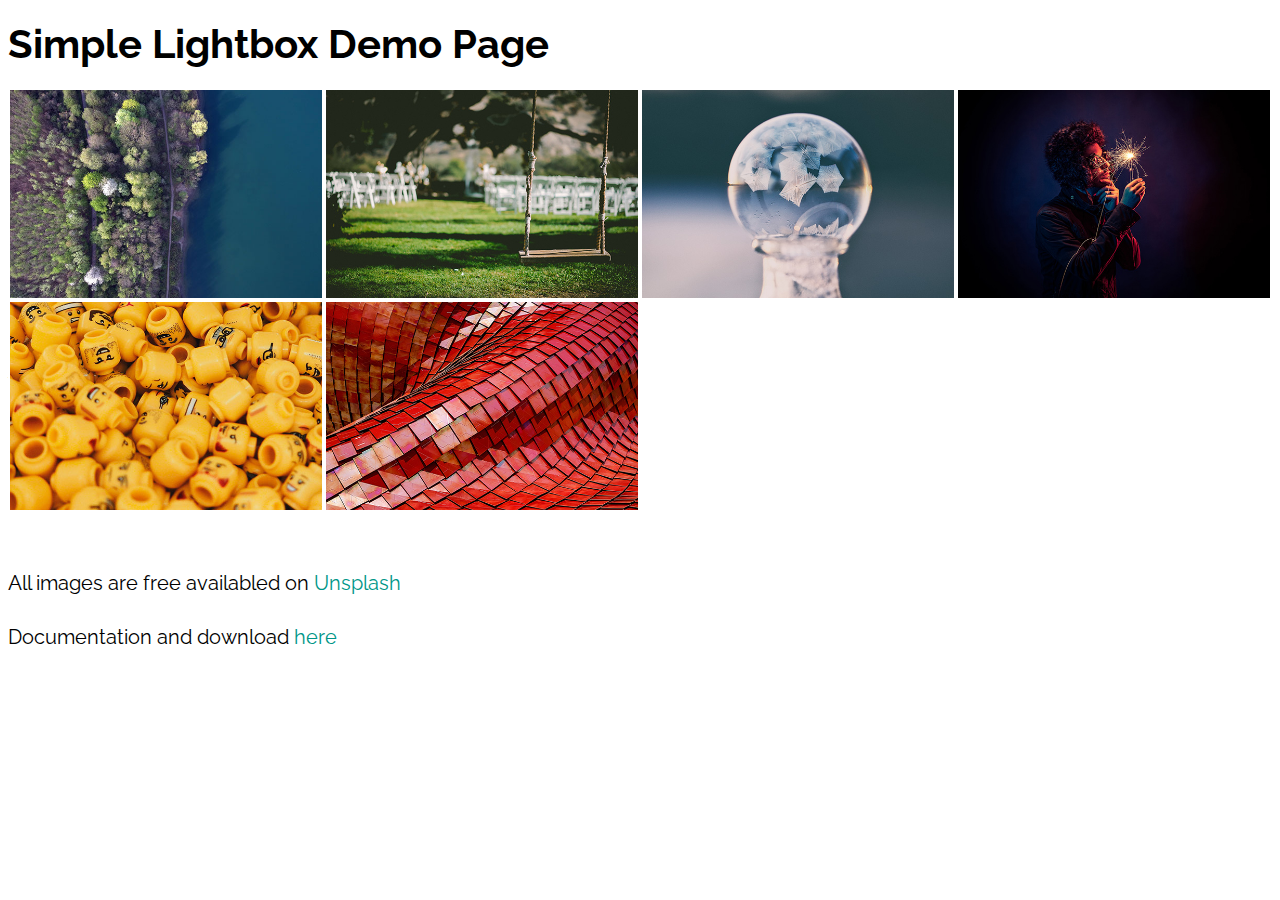
<file: simplelightbox-master/demo/onlyImages.html>
<!DOCTYPE html>
<html lang="en">
<head>
    <meta charset="utf-8">
    <meta http-equiv="X-UA-Compatible" content="IE=edge">
    <meta content="width=device-width, initial-scale=1, maximum-scale=1, user-scalable=no" name="viewport">
    <title>Simple Lightbox - Responsive touch friendly Image lightbox</title>
    <link href="https://fonts.googleapis.com/css?family=Raleway:300,400,700" rel="stylesheet">
    <link rel="stylesheet" href="../dist/simple-lightbox.css?v2.14.0" />
    <style>
        body {
            font-family: 'Raleway', sans-serif;
            font-size: 20px;
            line-height: 34px;
        }

        * {
            box-sizing: border-box;
        }

        .container .gallery a img {
            float: left;
            width: 25%;
            height: auto;
            border: 2px solid #fff;
            -webkit-transition: -webkit-transform .15s ease;
            -moz-transition: -moz-transform .15s ease;
            -o-transition: -o-transform .15s ease;
            -ms-transition: -ms-transform .15s ease;
            transition: transform .15s ease;
            position: relative;
        }

        .clear {
            clear: both;
        }

        a {
            color: #009688;
            text-decoration: none;
        }

        a:hover {
            color: #01695f;
            text-decoration: none;
        }
    </style>
</head>
<body>
<div class="container">
    <h1 class="align-center">Simple Lightbox Demo Page</h1>
    <div class="gallery">
        <a href="img/full/01.jpg" class="big"><img src="img/thumb/01.jpg" alt="" title="Beautiful Image" /></a>
        <a href="img/full/02.jpg"><img src="img/thumb/02.jpg" alt="" title=""/></a>
        <a href="img/full/03.jpg"><img src="img/thumb/03.jpg" alt="" title="Beautiful Image"/></a>
        <a href="img/full/04.jpg"><img src="img/thumb/04.jpg" alt="" title=""/></a>
        <a href="img/full/05.jpg"><img src="img/thumb/05.jpg" alt="" title=""/></a>
        <a href="img/full/06.jpg"><img src="img/thumb/06.jpg" alt="" title=""/></a>
        <div class="clear"></div>
    </div>
    <br>
    <p>All images are free availabled on <a href="https://unsplash.com/" target="_blank">Unsplash</a></p>
    <p>Documentation and download <a target="_blank" href="https://simplelightbox.com">here</a></p>
</div>
<script src="../dist/simple-lightbox.js?v2.14.0"></script>
<script>
    (function() {
        var $gallery = new SimpleLightbox('.gallery a', {});
    })();
</script>
</body>
</html>
</file>
<file: SeeingForest.css>
@charset "UTF-8";
/* CSS Document */

html {
    scroll-behavior: smooth;
}

body {
    background: #191919;
    font-family: 'Times New Roman', Times, serif;
    -webkit-font-smoothing: antialiased;
    line-height: 1.4em;
    margin: 0;
}

hr {
    border: 0;
    clear: both;
    display: block;
    width: 100%;
    background-color: rgba(255, 255, 255, 0.7);
    height: 0.8px;
}

p,
ul,
h1 {
    font-weight: 300;
    line-height: 1.25em;
    letter-spacing: -0em;
    color: rgba(255, 255, 255, 0.7);
    font-size: 1.5vw;
    text-align: left;
    margin-top: 0;
    margin-bottom: 1.4em;
}

.supA {
    vertical-align: top;
    position: relative;
    top: 0.4em;
    font-weight: 300;
    line-height: 0em;
    letter-spacing: -0em;
    color: rgba(255, 255, 255, 0.7);
    font-size: 1.03vw;
}

.actor-R {
    padding-left: 60%;
}

.convo-R {
    padding-left: 2.5em;
}
.convoW {
    width: 80%;
}

.nameconvo {
    padding-right: 4em;
}

h4 {
    font-weight: 300;
    line-height: 1.3em;
    letter-spacing: -0em;
    color: rgba(255, 255, 255, 0.7);
    font-size: 1.05vw;
    text-align: left;
    margin-top: 0;
}

.topCol-M {
    display: none;
}

.topCol-M1 {
    display: none;
}

li {
    list-style-position: outside;
    list-style: none;
}

.creditsUL li {
    list-style-position: inside;
    list-style: none;
    padding-left: 2vw;
}

.creditsUL-works li {
    list-style-position: inside;
    list-style: none;
    padding-left: 2vw;
    font-weight: 300;
    line-height: 1.25em;
    letter-spacing: -0em;
    color: rgba(255, 255, 255, 0.7);
    font-size: 1.5vw;
    text-align: left;
    margin-top: 0;
    margin-bottom: 0.7em;
}

ul {
    padding-left: 0;
}

.mainWrap {
    width: 100%;
    height: calc(100vh - 2.5vw);
    padding: 4vh;
    padding-bottom: 0;
    padding-top: 0;
    position: fixed;
    display: flex;
    gap: 4vh;
    box-sizing: border-box;
}

.columns {
    width: 25%;
    height: 100%;
    float: left;
    overflow: scroll;
    padding-top: 4vh;
    -ms-overflow-style: none; /* Internet Explorer 10+ */
    scrollbar-width: none; /* Firefox */
    padding-bottom: 5vh;
    box-sizing: border-box;
}

.columns-texts {
    padding-bottom: 12vh;
}

.columns-1 {
    width: 22.25vw;
    height: 90%;
    padding-left: 1%;
    padding-right: 1%;
    float: left;
    overflow: scroll;
    -ms-overflow-style: none; /* Internet Explorer 10+ */
    scrollbar-width: none; /* Firefox */
}

.columnsWide {
    overflow: scroll;
    float: left;
    width: 70vw;
    height: 100vh;
    padding: 0% 1% 0% 1%;
    -ms-overflow-style: none; /* Internet Explorer 10+ */
    scrollbar-width: none;
}

.textWide-L {
    width: 27%;
    float: left;
    padding-right: 3%;
}

.textWide {
    width: 70%;
    float: left;
}

.ref {
}

.center-align {
    text-align: center;
    font-weight: 300;
    line-height: 1.3em;
    letter-spacing: -0em;
    color: rgba(255, 255, 255, 0.7);
    font-size: 1.55vw;
}

.works-Main-center {
    text-align: center;
    margin: 0px auto;
}

.works-Inside img {
    width: 100%;
}

.works-Main img {
    width: 80%;
}

.works-Main-P img {
    width: 60%;
}

.mySlides {
    display: none;
    margin: 0px auto;
    text-align: center;
    padding: 0;
}

.mySlides1 {
    display: none;
    margin: 0px auto;
    text-align: center;
    padding: 0;
}

#intro,
#texts,
#works,
#cc {
    padding: 2.5vh 0px;
    display: none;
}
#texts,
#works,
#cc {
    padding-top: calc(2.5vh + 11vw - 3px);
}
#intro:focus,
#texts:focus,
#works:focus,
#cc:focus {
    border: 0px;
    outline: none;
}

.topCol {
    height: 42vh;
    display: block;
}

.columns::-webkit-scrollbar {
    display: none; /* Safari and Chrome */
}

img.logo {
    width: 99%;
    padding-top: 3%;
}

.name1 {
    font-weight: 300;
    line-height: 1.4em;
    letter-spacing: -0.02em;
    color: rgba(255, 255, 255, 0.7);
    font-size: 2.55vw;
    text-align: left;
}

.name3 {
    font-weight: 300;
    line-height: 1.46em;
    letter-spacing: -0.02em;
    color: rgba(255, 255, 255, 0.7);
    font-size: 1.8vw;
    text-align: left;
}

.rightAlign {
    text-align: right;
}

.titleBorder {
    display: block;
    position: -webkit-sticky;
    position: sticky;
    top: 0;
    width: 100%;

    font-weight: 300;
    font-family: 'Times New Roman', Times, serif;
    -webkit-font-smoothing: antialiased;
    letter-spacing: 0;
    font-size: 2.4vw;

    color: rgba(255, 255, 255, 0.7);
    text-align: left;
    padding: 0% 1.5% 0% 0.1%;
    margin: 0;
    border-style: solid;
    border-color: #bababa;
    border-width: thin;
    background-color: #191919;
}

.titleBorder-1 {
    display: block;
    position: -webkit-sticky;
    position: sticky;
    top: 0;
    width: 100%;

    font-weight: 300;
    font-family: 'Times New Roman', Times, serif;
    -webkit-font-smoothing: antialiased;
    letter-spacing: 0;
    font-size: 2.4vw;
    height: 11vw;
    color: rgba(255, 255, 255, 0.7);
    text-align: left;
    padding: 0% 1.5% 0% 0.1%;
    margin: 0;
    border-style: solid;
    border-color: #bababa;
    border-width: thin;
    background-color: #191919;
}

a {
    text-decoration: none;
    color: #bababa;
}

@media (hover: hover) and (pointer: fine) {
    .titleBorder:hover,
    .titleBorder-1:hover .works-but:hover,
    .text-but:hover,
    .cc-but:hover {
        background-color: #bababa;
        color: #191919;
        border-color: #191919;
    }
}

.cc-but,
.text-but,
.works-but {
    display: none;
}

.marquee {
    width: 100vw;
    height: 2.5vw;
    line-height: 1em;
    background-color: #191919;
    color: #bababa;
    white-space: nowrap;
    overflow: hidden;
    box-sizing: border-box;
    border-top: 0.5px solid;
    position: fixed;
    bottom: 0;
    font-family: 'Times New Roman', Times, serif;
    font-size: 1vw;
    padding: 0.5% 0% 1% 0%;
    -webkit-font-smoothing: antialiased;
    border-top: 0.5px solid;
}
.marquee h4 {
    display: inline-block;
    padding-left: 100%;
    animation: marquee 150s linear infinite;
}
@keyframes marquee {
    0% {
        transform: translate(0, 0);
    }
    100% {
        transform: translate(-100%, 0);
    }
}

.readMoreNav {
    border-style: none;

    font-weight: 300;
    font-family: 'Times New Roman', Times, serif;
    -webkit-font-smoothing: antialiased;
    letter-spacing: 0;
    font-size: 1.05vw;

    color: rgba(255, 255, 255, 0.7);
    text-align: left;
    padding: 0em 1em 0em 2vw;
    margin: 0;
    background-color: #191919;
}

.moreDetails {
    display: none;
}

/* The Modal (background) */
.modal {
    display: none; /* Hidden by default */
    position: fixed; /* Stay in place */
    z-index: 1; /* Sit on top */
    padding-top: 5%; /* Location of the box */
    left: 0;
    top: 0;
    width: 100%; /* Full width */
    height: 100%; /* Full height */
    overflow: auto; /* Enable scroll if needed */
    background-color: rgb(0, 0, 0); /* Fallback color */
    background-color: rgba(0, 0, 0, 0.9); /* Black w/ opacity */
}

/* Modal Content (image) */
.modal-content {
    margin: auto;
    display: block;
    height: 90%;
}

/* Caption of Modal Image */
#caption {
    margin: auto;
    display: block;
    width: 80%;
    max-width: 700px;
    text-align: center;
    color: #ccc;
    padding: 10px 0;
    height: 150px;
}

/* Add Animation */
.modal-content,
#caption {
    -webkit-animation-name: zoom;
    -webkit-animation-duration: 0.6s;
    animation-name: zoom;
    animation-duration: 0.6s;
}

@-webkit-keyframes zoom {
    from {
        -webkit-transform: scale(0);
    }
    to {
        -webkit-transform: scale(1);
    }
}

@keyframes zoom {
    from {
        transform: scale(0);
    }
    to {
        transform: scale(1);
    }
}

/* The Close Button */
.close {
    position: absolute;
    top: 15px;
    right: 35px;
    color: #f1f1f1;
    font-size: 40px;
    font-weight: bold;
    transition: 0.3s;
}

.close:hover,
.close:focus {
    color: #bbb;
    text-decoration: none;
    cursor: pointer;
}

.Mobile,
.Mobile-show {
    display: none;
}

.Web {
    display: block;
}

.chapters {
    counter-reset: chapter;
}

h1::before {
    content: counter(chapter) ' ';
    counter-increment: chapter;
    float: left;
    width: 4vw;
    font-style: normal;
}

h1 {
    padding-left: 4vw;

    text-indent: -4vw;
    margin-bottom: 0;
    font-style: italic;
}

.Indent {
    padding-left: 4vw;
}

.creditsUL li {
    font-weight: 300;
    line-height: 1.3em;
    letter-spacing: -0em;
    color: rgba(255, 255, 255, 0.7);
    font-size: 1.05vw;
    text-align: left;
    margin-top: 0;
    margin-bottom: 0;
    padding-left: 4vw;
}

.creditsUL-works li::before {
    content: '·';
    font-size: 2em;
    float: left;
    width: 4vw;
    font-style: normal;
}

.creditsUL-works li {
    text-indent: -4vw;
    padding-left: 4vw;
}

ul {
    padding: 0;
    margin: 0;
}

/* Portrait and Landscape */
@media only screen and (max-width: 768px) {
    .mb-0 {
        margin-bottom: 0;
    }

    html,
    body,
    .columns {
        overflow-x: hidden;
        width: 100%;
    }
    body {
        overflow-x: hidden;
        width: 100%;
    }

    /*#texts, #intro, #works, #cc {
  scroll-margin-top: 10vh;
}*/

    .moreDetails {
        display: none;
    }

    img.logo {
        width: 99%;
        padding-top: 5%;
        margin-left: auto;
        margin-right: auto;
    }

    .name1 {
        font-weight: 300;
        line-height: 1em;
        letter-spacing: -0.02em;
        color: rgba(255, 255, 255, 0.7);
        font-size: 11vw;
        text-align: left;
    }

    .name3 {
        font-weight: 300;
        line-height: 1.15em;
        letter-spacing: -0.02em;
        color: rgba(255, 255, 255, 0.7);
        font-size: 4vw;
        text-align: left;
    }

    .rightAlign {
        text-align: right;
    }

    p,
    ul,
    h1 {
        font-weight: 300;
        line-height: 1.4em;
        letter-spacing: -0em;
        color: rgba(255, 255, 255, 0.7);
        font-size: 5.6vw;
        text-align: left;
        margin-top: 0;
    }

    .readMoreNav {
        font-size: 4vw;
    }

    h4 {
        font-weight: 300;
        line-height: 1.3em;
        letter-spacing: -0em;
        color: rgba(255, 255, 255, 0.7);
        font-size: 4vw;
        text-align: left;
        margin-top: 0;
    }

    .center-align {
        text-align: center;
        font-weight: 300;
        line-height: 1.3em;
        letter-spacing: -0em;
        color: rgba(255, 255, 255, 0.7);
        font-size: 5.6vw;
    }

    .topCol-M {
        display: block;
    }

    .topCol-M1 {
        display: block;
    }

    .titleBorder {
        display: block;
        position: relative;
        /*
        top: 15px; */
        width: 100%;
        height: 11vw;
        font-weight: 300;
        font-family: 'Times New Roman', Times, serif;
        -webkit-font-smoothing: antialiased;
        letter-spacing: 0;
        font-size: 8.5vw;
        height: 11vw;
        color: rgba(255, 255, 255, 0.7);
        text-align: left;
        padding: 0.5% 1.5% 0.5% 0.1%;
        margin: 0;
        border-style: solid;
        border-color: #bababa;
        border-width: thin;
        background-color: #191919;
    }

    #intro,
    #texts,
    #works,
    #cc {
        display: block;
    }

    .modal-content {
        margin: auto;
        display: block;
        padding-top: 20vh;
        width: 90%;
        height: auto;
    }

    .topCol,
    .cc-but {
        display: none;
    }

    .mainWrap {
        width: 100%;
        height: auto;
        overflow: scroll;
        /*
        padding: 2vh 2.5vw;*/
        position: relative;
        display: block;
        padding: 0;
        overflow: auto;
    }
    .columns {
        width: 100%;
        height: auto;
        display: block;
        padding: 0 2.5vh;
        overflow: initial !important;
        -ms-overflow-style: none; /* Internet Explorer 10+ */
        scrollbar-width: none; /* Firefox */
        box-sizing: border-box;
    }

    .works-but,
    .text-but,
    .cc-but {
        z-index: 2;
        display: none;
        font-weight: 300;
        font-family: 'Times New Roman', Times, serif;
        -webkit-font-smoothing: antialiased;
        letter-spacing: 0;
        font-size: 8.5vw;

        color: rgba(255, 255, 255, 0.7);
        text-align: right;
        padding: 0.5% 1.5% 0.5% 0.1%;
        margin: 0;
        border-style: solid;
        border-color: #bababa;
        border-width: thin;
        background-color: #191919;
    }

    .sticky {
        display: block;
        position: fixed;
        bottom: 6.5vh;
        top: auto;
        left: 2.5vh;
        right: 2.5vh;
        width: unset;
    }

    .sticky-T {
        display: block;
        position: fixed;
        top: 15vw;
        bottom: auto;
        left: 2.5vh;
        right: 2.5vh;
        color: #191919;
        background-color: #bababa;
        border-color: #191919;
        z-index: 2;
        width: unset;
    }
    .sticky-T1 {
        display: block;
        position: fixed;
        top: 2.5vh;
        bottom: auto;
        left: 2.5vh;
        right: 2.5vh;
        color: #191919;
        background-color: #bababa;
        border-color: #191919;
        z-index: 2;
        width: unset;
    }

    .sticky-TT {
        display: block;
        position: fixed;
        top: 2.5vh;
        left: 2.5vh;
        right: 2.5vh;
        color: #bababa;
        background-color: #191919;
        border-color: #bababa;
        z-index: 2;
        width: unset;
    }

    .sticky-TT:before {
        padding-left: 1%;
        content: '< ';
    }

    .supA {
        vertical-align: top;
        position: relative;
        top: 0.7em;
        padding-left: 0.08em;
        font-weight: 300;
        line-height: 0em;
        letter-spacing: -0em;
        color: rgba(255, 255, 255, 0.7);
        font-size: 3.5vw;
    }

    .marquee {
        height: 9vw;
        padding: 1.5% 0% 1% 0%;
    }

    .Mobile {
        display: block;
    }

    .Mobile-show {
        display: none;
    }

    .Web {
        display: none;
    }

    .actor-R {
        width: 50%;
        float: right;
    }

    h1::before {
        content: counter(chapter) ' ';
        counter-increment: chapter;
        float: left;
        width: 10vw;
        font-style: normal;
    }

    h1 {
        padding-left: 10vw;

        text-indent: -10vw;
        margin-bottom: 0;
        font-style: italic;
    }

    .Indent {
        padding-left: 10vw;
    }

    .creditsUL li {
        font-weight: 300;
        line-height: 1.3em;
        letter-spacing: -0em;
        color: rgba(255, 255, 255, 0.7);
        font-size: 4vw;
        text-align: left;
        margin-top: 0;
        margin-bottom: 0;
        padding-left: 10vw;
    }

    .creditsUL-works li::before {
        content: '·';
        font-size: 2em;
        float: left;
        width: 10vw;
        font-style: normal;
    }

    .creditsUL-works li {
        text-indent: -10vw;
        padding-left: 10vw;
        font-weight: 300;
        line-height: 1.3em;
        letter-spacing: -0em;
        color: rgba(255, 255, 255, 0.7);
        font-size: 5.6vw;
        text-align: left;
        margin-top: 0;
        margin-bottom: 0;
    }

    ul {
        padding: 0;
        margin: 0;
    }
}

/* Portrait */
@media only screen and (max-device-width: 480px) and (orientation: portrait) {
}

/* Landscape */
@media only screen and (max-device-width: 480px) and (orientation: landscape) {
}
</file>
<file: SeeingForest2.css>
@charset "UTF-8";
/* CSS Document */

body {
    background: #191919;
    font-family: 'Times New Roman', Times, serif;
    -webkit-font-smoothing: antialiased;
    line-height: 1.25em;
    margin: 0;
}

html {
    scroll-behavior: smooth;
}

hr {
    border: 0;
    clear: both;
    display: block;
    width: 97%;
    height: 2vw;
    border-bottom: 1px rgba(255, 255, 255, 0.7) solid;
    margin: 0 1rem;
    margin-bottom: 2vw;
}

p,
ul,
h1,
li {
    font-weight: 300;
    line-height: 1.25em;
    letter-spacing: -0em;
    color: rgba(255, 255, 255, 0.7);
    font-size: 1.55vw;
    text-align: left;
    margin-top: 0;
    margin-bottom: 1.25em;
}

p:last-child {
    margin-bottom: 0;
}

.chapters {
    counter-reset: chapter;
}

h1::before {
    content: counter(chapter) ' ';
    counter-increment: chapter;
    float: left;
    width: 4vw;
    font-style: normal;
}

h1 {
    left: 0vw;
    margin-left: -0vw;
    margin-bottom: 0;
    font-style: italic;
}

.supA {
    vertical-align: top;
    position: relative;
    top: 0.4em;
    font-weight: 300;
    line-height: 0em;
    letter-spacing: -0em;
    color: rgba(255, 255, 255, 0.7);
    font-size: 1.03vw;
}

.ref {
    align-items: baseline;
}

.actor-R {
    padding-left: 60%;
}

.convo-R {
    max-width: 47vw;
    text-indent: 4vw;
    margin: 0;
}
.convoW {
    max-width: 43vw;
    padding-left: 4vw;
    text-indent: -4vw;
    margin: 0;
}

.nameconvo {
    padding-right: 4em;
}

h4 {
    font-weight: 300;
    line-height: 1.3em;
    letter-spacing: -0em;
    color: rgba(255, 255, 255, 0.7);
    font-size: 1.05vw;
    text-align: left;
    margin-top: 0;
}

.topCol-M {
    display: none;
}

li {
    list-style: none;
    padding-left: 0;
}

.creditsUL li {
    font-weight: 300;
    line-height: 1.3em;
    letter-spacing: -0em;
    color: rgba(255, 255, 255, 0.7);
    font-size: 1.05vw;
    text-align: left;
    margin-top: 0;
    margin-bottom: 0;
    padding-left: 4vw;
}

.creditsUL-works li::before {
    content: '·';
    font-size: 2em;
    float: left;
    width: 4vw;
    font-style: normal;
}

.creditsUL-works li {
    text-indent: -4vw;
    padding-left: 4vw;
    margin-top: 0;
    margin-bottom: 0;
}

ul {
    padding: 0;
    margin: 0;
}

/*.mainWrap {
	width:100vw;
	height:100vh;
	overflow:scroll;
	padding:2% 1.5%;
	position:fixed;
}*/

.columns {
    width: 22vw;
    height: 90%;
    position: fixed;
    padding: 2vw 1vw 2vw 2vw;
    float: left;
    overflow: scroll;
    -ms-overflow-style: none; /* Internet Explorer 10+ */
    scrollbar-width: none; /* Firefox */
}

.columnsWide {
    overflow: none;
    width: 73vw;
    float: right;
    padding-top: 2vw;
    -ms-overflow-style: none; /* Internet Explorer 10+ */
    scrollbar-width: none;
}

.textWide-L {
    width: 23vw;
    float: left;
    padding-right: 1vw;
    padding-left: 1vw;
}

.textWide {
    width: 45vw;
    float: left;
    padding-right: 2vw;
    padding-left: 1vw;
}

.center-align {
    text-align: center;
    font-weight: 300;
    line-height: 1.3em;
    letter-spacing: -0em;
    color: rgba(255, 255, 255, 0.7);
    font-size: 1.55vw;
}

.works-Main-center {
    margin-left: auto;
    margin-right: auto;
    text-align: center;
}

.works-Inside img {
    padding-top: 3%;
    width: 100%;
}

.works-Main img {
    width: 80%;
}

.works-Main-P img {
    width: 50%;
}

#intro {
}

.topCol {
    height: 42vh;
    display: block;
}

.columns::-webkit-scrollbar {
    display: none; /* Safari and Chrome */
}

img.logo {
    width: 99%;
    padding-top: 3%;
}

.name1 {
    font-weight: 300;
    line-height: 1.4em;
    letter-spacing: -0.02em;
    color: rgba(255, 255, 255, 0.7);
    font-size: 2.55vw;
    text-align: left;
}

.name3 {
    font-weight: 300;
    line-height: 1.46em;
    letter-spacing: -0.02em;
    color: rgba(255, 255, 255, 0.7);
    font-size: 1.8vw;
    text-align: left;
}

.rightAlign {
    text-align: right;
}

.titleBorder {
    display: block;
    width: 100%;

    font-weight: 300;
    font-family: 'Times New Roman', Times, serif;
    -webkit-font-smoothing: antialiased;
    letter-spacing: 0;
    font-size: 2.4vw;

    color: rgba(255, 255, 255, 0.7);
    text-align: left;
    padding: 0% 1.5% 0% 0.1%;
    margin: 0;
    border-style: solid;
    border-color: #bababa;
    border-width: thin;
    background-color: #191919;
}

.titleBorder-1 {
    display: none;
    width: 94%;
    font-weight: 300;
    font-family: 'Times New Roman', Times, serif;
    -webkit-font-smoothing: antialiased;
    letter-spacing: 0;
    font-size: 2.4vw;
    color: rgba(255, 255, 255, 0.7);
    text-align: left;
    padding: 0% 1.5% 0% 2%;
    margin-left: 6%;
    border-style: solid;
    border-color: #bababa;
    border-width: thin;
    background-color: #191919;
}

.sticky-T {
    color: #191919;
    background-color: #bababa;
    border-color: #191919;
}

.sticky-T:before {
    padding-left: 1%;
    content: '> ';
}

.Indent {
    padding-left: 4vw;
}

a {
    text-decoration: none;
    color: #bababa;
}

.titleBorder:hover,
.titleBorder-1:hover .works-but:hover,
.text-but:hover,
.cc-but:hover {
    background-color: #bababa;
    color: #191919;
    border-color: #191919;
}

.works-but,
.text-but,
.cc-but {
    display: none;
}

.marquee {
    width: 100vw;
    height: 2.5vw;
    line-height: 2em;
    background-color: #191919;
    color: #bababa;
    white-space: nowrap;
    overflow: hidden;
    box-sizing: border-box;
    border-top: 0.5px solid;
    position: fixed;
    bottom: 0;
}
.marquee h4 {
    display: inline-block;
    padding-left: 100%;
    animation: marquee 150s linear infinite;
}
@keyframes marquee {
    0% {
        transform: translate(0, 0);
    }
    100% {
        transform: translate(-100%, 0);
    }
}

marquee {
    position: fixed;
    left: 0;
    bottom: 0;
    width: 100vw;
    font-family: 'Times New Roman', Times, serif;
    font-weight: 300;
    color: #bababa;
    font-size: 1vw;
    padding: 0.5% 0% 0.5% 0%;
    -webkit-font-smoothing: antialiased;
    border-top: 0.5px solid;
}

.readMoreNav {
    border-style: none;

    font-weight: 300;
    font-family: 'Times New Roman', Times, serif;
    -webkit-font-smoothing: antialiased;
    letter-spacing: 0;
    font-size: 1.05vw;

    color: rgba(255, 255, 255, 0.7);
    text-align: left;
    padding: 0px 0px 1.25em 0px;
    margin: 0;
    background-color: #191919;
}

.moreDetails {
    display: none;
}

/* The Modal (background) */
.modal {
    display: none; /* Hidden by default */
    position: fixed; /* Stay in place */
    z-index: 1; /* Sit on top */
    padding-top: 100px; /* Location of the box */
    left: 0;
    top: 0;
    width: 100%; /* Full width */
    height: 100%; /* Full height */
    overflow: auto; /* Enable scroll if needed */
    background-color: rgb(0, 0, 0); /* Fallback color */
    background-color: rgba(0, 0, 0, 0.9); /* Black w/ opacity */
}

/* Modal Content (image) */
.modal-content {
    margin: auto;
    display: block;
    width: 80%;
    max-width: 700px;
}

/* Caption of Modal Image */
#caption {
    margin: auto;
    display: block;
    width: 80%;
    max-width: 700px;
    text-align: center;
    color: #ccc;
    padding: 10px 0;
    height: 150px;
}

/* Add Animation */
.modal-content,
#caption {
    -webkit-animation-name: zoom;
    -webkit-animation-duration: 0.6s;
    animation-name: zoom;
    animation-duration: 0.6s;
}

@-webkit-keyframes zoom {
    from {
        -webkit-transform: scale(0);
    }
    to {
        -webkit-transform: scale(1);
    }
}

@keyframes zoom {
    from {
        transform: scale(0);
    }
    to {
        transform: scale(1);
    }
}

/* The Close Button */
.close {
    position: absolute;
    top: 15px;
    right: 35px;
    color: #f1f1f1;
    font-size: 40px;
    font-weight: bold;
    transition: 0.3s;
}

.close:hover,
.close:focus {
    color: #bbb;
    text-decoration: none;
    cursor: pointer;
}
</file>
<file: simplelightbox-master/demo/demo.css>
/*! normalize.css v7.0.0 | MIT License | github.com/necolas/normalize.css */button,hr,input{overflow:visible}audio,canvas,progress,video{display:inline-block}progress,sub,sup{vertical-align:baseline}[type=checkbox],[type=radio],legend{box-sizing:border-box;padding:0}html{line-height:1.15;-ms-text-size-adjust:100%;-webkit-text-size-adjust:100%}body{margin:0}article,aside,details,figcaption,figure,footer,header,main,menu,nav,section{display:block}h1{font-size:2em;margin:.67em 0}figure{margin:1em 40px}hr{box-sizing:content-box;height:0}code,kbd,pre,samp{font-family:monospace,monospace;font-size:1em}a{background-color:transparent;-webkit-text-decoration-skip:objects}abbr[title]{border-bottom:none;text-decoration:underline;text-decoration:underline dotted}b,strong{font-weight:bolder}dfn{font-style:italic}mark{background-color:#ff0;color:#000}small{font-size:80%}sub,sup{font-size:75%;line-height:0;position:relative}sub{bottom:-.25em}sup{top:-.5em}audio:not([controls]){display:none;height:0}img{border-style:none}svg:not(:root){overflow:hidden}button,input,optgroup,select,textarea{font-family:sans-serif;font-size:100%;line-height:1.15;margin:0}button,select{text-transform:none}[type=reset],[type=submit],button,html [type=button]{-webkit-appearance:button}[type=button]::-moz-focus-inner,[type=reset]::-moz-focus-inner,[type=submit]::-moz-focus-inner,button::-moz-focus-inner{border-style:none;padding:0}[type=button]:-moz-focusring,[type=reset]:-moz-focusring,[type=submit]:-moz-focusring,button:-moz-focusring{outline:ButtonText dotted 1px}fieldset{padding:.35em .75em .625em}legend{color:inherit;display:table;max-width:100%;white-space:normal}textarea{overflow:auto}[type=number]::-webkit-inner-spin-button,[type=number]::-webkit-outer-spin-button{height:auto}[type=search]{-webkit-appearance:textfield;outline-offset:-2px}[type=search]::-webkit-search-cancel-button,[type=search]::-webkit-search-decoration{-webkit-appearance:none}::-webkit-file-upload-button{-webkit-appearance:button;font:inherit}summary{display:list-item}[hidden],template{display:none}

/*prism js*/
code[class*=language-],pre[class*=language-]{color:#000;background:0 0;text-shadow:0 1px #fff;font-family:Consolas,Monaco,'Andale Mono','Ubuntu Mono',monospace;text-align:left;white-space:pre;word-spacing:normal;word-break:normal;word-wrap:normal;line-height:1.5;-moz-tab-size:4;-o-tab-size:4;tab-size:4;-webkit-hyphens:none;-moz-hyphens:none;-ms-hyphens:none;hyphens:none}code[class*=language-] ::-moz-selection,code[class*=language-]::-moz-selection,pre[class*=language-] ::-moz-selection,pre[class*=language-]::-moz-selection{text-shadow:none;background:#b3d4fc}code[class*=language-] ::selection,code[class*=language-]::selection,pre[class*=language-] ::selection,pre[class*=language-]::selection{text-shadow:none;background:#b3d4fc}@media print{code[class*=language-],pre[class*=language-]{text-shadow:none}}pre[class*=language-]{padding:1em;margin:.5em 0;overflow:auto}:not(pre)>code[class*=language-],pre[class*=language-]{background:#f5f2f0}:not(pre)>code[class*=language-]{padding:.1em;border-radius:.3em;white-space:normal}.token.cdata,.token.comment,.token.doctype,.token.prolog{color:#708090}.token.punctuation{color:#999}.namespace{opacity:.7}.token.boolean,.token.constant,.token.deleted,.token.number,.token.property,.token.symbol,.token.tag{color:#905}.token.attr-name,.token.builtin,.token.char,.token.inserted,.token.selector,.token.string{color:#690}.language-css .token.string,.style .token.string,.token.entity,.token.operator,.token.url{color:#a67f59;background:hsla(0,0%,100%,.5)}.token.atrule,.token.attr-value,.token.keyword{color:#07a}.token.function{color:#DD4A68}.token.important,.token.regex,.token.variable{color:#e90}.token.bold,.token.important{font-weight:700}.token.italic{font-style:italic}.token.entity{cursor:help}

* {
	-webkit-box-sizing: border-box;
	-moz-box-sizing: border-box;
	box-sizing: border-box;
}

.dark-primary-color    { background: #512DA8; }
.default-primary-color { background: #673AB7; }
.light-primary-color   { background: #D1C4E9; }
.text-primary-color    { color: #FFFFFF; }
.accent-color          { background: #009688; }
.primary-text-color    { color: #212121; }
.secondary-text-color  { color: #757575; }
.divider-color         { border-color: #BDBDBD; }

body {
	font-family: 'Raleway', sans-serif;
	display: none;
	font-size: 20px;
	line-height: 34px;
}

.clearing {
	clear:both;
}

h1 {
	font-size: 3.8rem;
	font-weight: 200;
	margin-bottom: 45px;
}

h2 {
	font-size: 1.875rem;
	font-weight: 200;
	margin-bottom: 35px;
}

.info h1 {
	margin: 0 0 10px;
	font-size: 2.5rem;
	font-weight: 300;
}

.info h1 sup {
	font-size: 1.5rem;
}

header {
	background-image: url(img/bg.jpg);
	background-size: cover;
	width: 100%;
	height: 500px;
	position: relative;
}

header .gradient {
	background: #512DA8; /* Old browsers */
	background: -moz-linear-gradient(-45deg, #512DA8 2%, #673AB7 100%); /* FF3.6-15 */
	background: -webkit-linear-gradient(-45deg, #512DA8 2%,#673AB7 100%); /* Chrome10-25,Safari5.1-6 */
	background: linear-gradient(135deg, #512DA8 2%,#673AB7 100%); /* W3C, IE10+, FF16+, Chrome26+, Opera12+, Safari7+ */
	filter: progid:DXImageTransform.Microsoft.gradient( startColorstr='#512DA8', endColorstr='#673AB7',GradientType=1 ); /* IE6-9 fallback on horizontal gradient */
	position: absolute;
	top: 0;
	left: 0;
	right: 0;
	bottom: 0;
	opacity: 0.7;
}

.header-container {
	position: absolute;
	top: 150px;
	left: 0;
	right: 0;
	bottom: 0;
	color: #fff;
}

.scroll-hint {
	display: block;
	width: 26px;
	height: 44px;
	position: absolute;
	left: 50%;
	margin-left: -20px;
	bottom: 40px;
	color: #fff;
	background: url(img/mouse.svg) no-repeat center center;
}

.scroll-hint .scrollwheel {
	position: absolute;
	left: 50%;
	top: 10px;
	height: 10px;
	width: 2px;
	background: #fff;
	display: block;
	border-radius: 1px;
	margin-left: -1px;
}

.header-container nav {
	position: absolute;
	bottom: 0;
}

.header-container nav a {
	text-decoration: none;
	padding: 10px;
	display: inline-block;
}

.btn {
	box-shadow: 0 3px 10px rgba(0, 0, 0, 0.23), 0 3px 10px rgba(0, 0, 0, 0.16);
	color: #fff;
	padding: 10px;
	display: inline-block;
	background: #009688;
}

.btn:hover {
	background: #01695f;
	color: #fff;
}

.btn.github {
	background: #202d5f;
}

.btn.github:hover {
	background: #141c3c;
}

.btn.wordpress {
	background: #0073aa;
}
.btn.wordpress:hover {
	background: #004667;
}

.btn.typo3 {
	background: #ff8700;
}
.btn.typo3:hover {
	background: #b35f00;
}

.container {
	width: 1140px;
	max-width: 100%;
	margin: auto;
	padding-right: 15px;
	padding-left: 15px;
}

.demo-container {
	position: relative;
}

.info {
	float: left;
}

.small-demo {
	background: #fff;
	box-shadow:0px 8px 12px 1px rgba(0,0,0, 0.49);
	-moz-box-shadow:0px 8px 12px 1px rgba(0,0,0, 0.49);
	-webkit-box-shadow:0px 8px 12px 1px rgba(0,0,0, 0.49);
	width: 60%;
	float: right;
}

.small-demo .caption {
	padding: 10px;
	color: #212121;
	font-size: 0.875rem;
}

.small-demo a {
	max-width: 33.3333333333333333333%;
	float: left;
	overflow: hidden;
}
.small-demo img {
	max-width: 100%;
	width: 100%;
	height: auto;
	display: block;
	-webkit-transition: -webkit-transform .35s ease;
	-moz-transition: -moz-transform .35s ease;
	-o-transition: -o-transform .35s ease;
	-ms-transition: -ms-transform .35s ease;
	transition: transform .35s ease;
}

.small-demo a:hover img {
	-webkit-transform: scale(1.05);
	-moz-transform: scale(1.05);
	-o-transform: scale(1.05);
	-ms-transform: scale(1.05);
	transform: scale(1.05);
}

section {
	padding: 50px 0;
}

.row {
	margin-right: -15px;
	margin-left: -15px;
}
.row:before,
.row:after {
	display: table;
  content: " ";
}

.row:after {
	clear: both;
}

.col-left {
	float: left;
	width: 25%;
	padding: 0 15px;
}

.col-right {
	float: left;
	width: 75%;
	padding: 0 15px;
}

table {
	width: 100%;
	max-width: 100%;
	margin-bottom: 20px;
	border-spacing: 0;
	border-collapse: collapse;
	font-size: 16px;
}

table tr th {
	padding: 20px;
	border-bottom: 0px;
	background: #f5f5f5;
	font-weight: 600;
}

table tr td {
	padding: 15px 20px;
	border-bottom: 0px;
	border-top: 1px solid #e3e3e3;
}

table tr:nth-of-type(even) {
	background-color: #f9f9f9;
}

table

th {
	text-align: left;
}

a {
	color: #009688;
	text-decoration: none;
}
a:hover {
	color: #01695f;
}

.flyin-navi {
	height: 50px;
	position: fixed;
	display: none;
	top: 0;
	left: 0;
	right: 0;
	background: #009688;
}

.flyin-navi li a {
	color: #fff;
	padding: 0 10px;
}

.flyin-navi ul {
	margin: 0;
	padding: 0;
}

.flyin-navi li {
	float: left;
	list-style: none;
	line-height: 50px;
}

.flyin-navi li.active a {
	font-weight: bold;
}

footer {
	background: #f5f5f5;
	padding: 30px 0;
}

/* Responsive */
@media (max-width: 991px) {
	body {
		font-size: 90%;
	}

	.info h1 {
		font-size: 2rem;
	}

	.info h1 sup {
		font-size: 1.25rem;
	}
}

@media (max-width: 763px) {
	body {
		font-size: 90%;
	}

	section {
		padding: 20px 0;
	}

	.col-left,.col-right {
		width: 100%;
	}

	h2 {
		margin-bottom: 10px;
	}

	.info {
		width: 100%;
		float: none;
	}

	.header-container {
		position: static;
		padding-top: 30px;
	}

	.header-container nav {
		position: static;
		margin-bottom: 20px;
	}

	.small-demo {
		width: 100%;
		float: none;
	}
}
</file>
